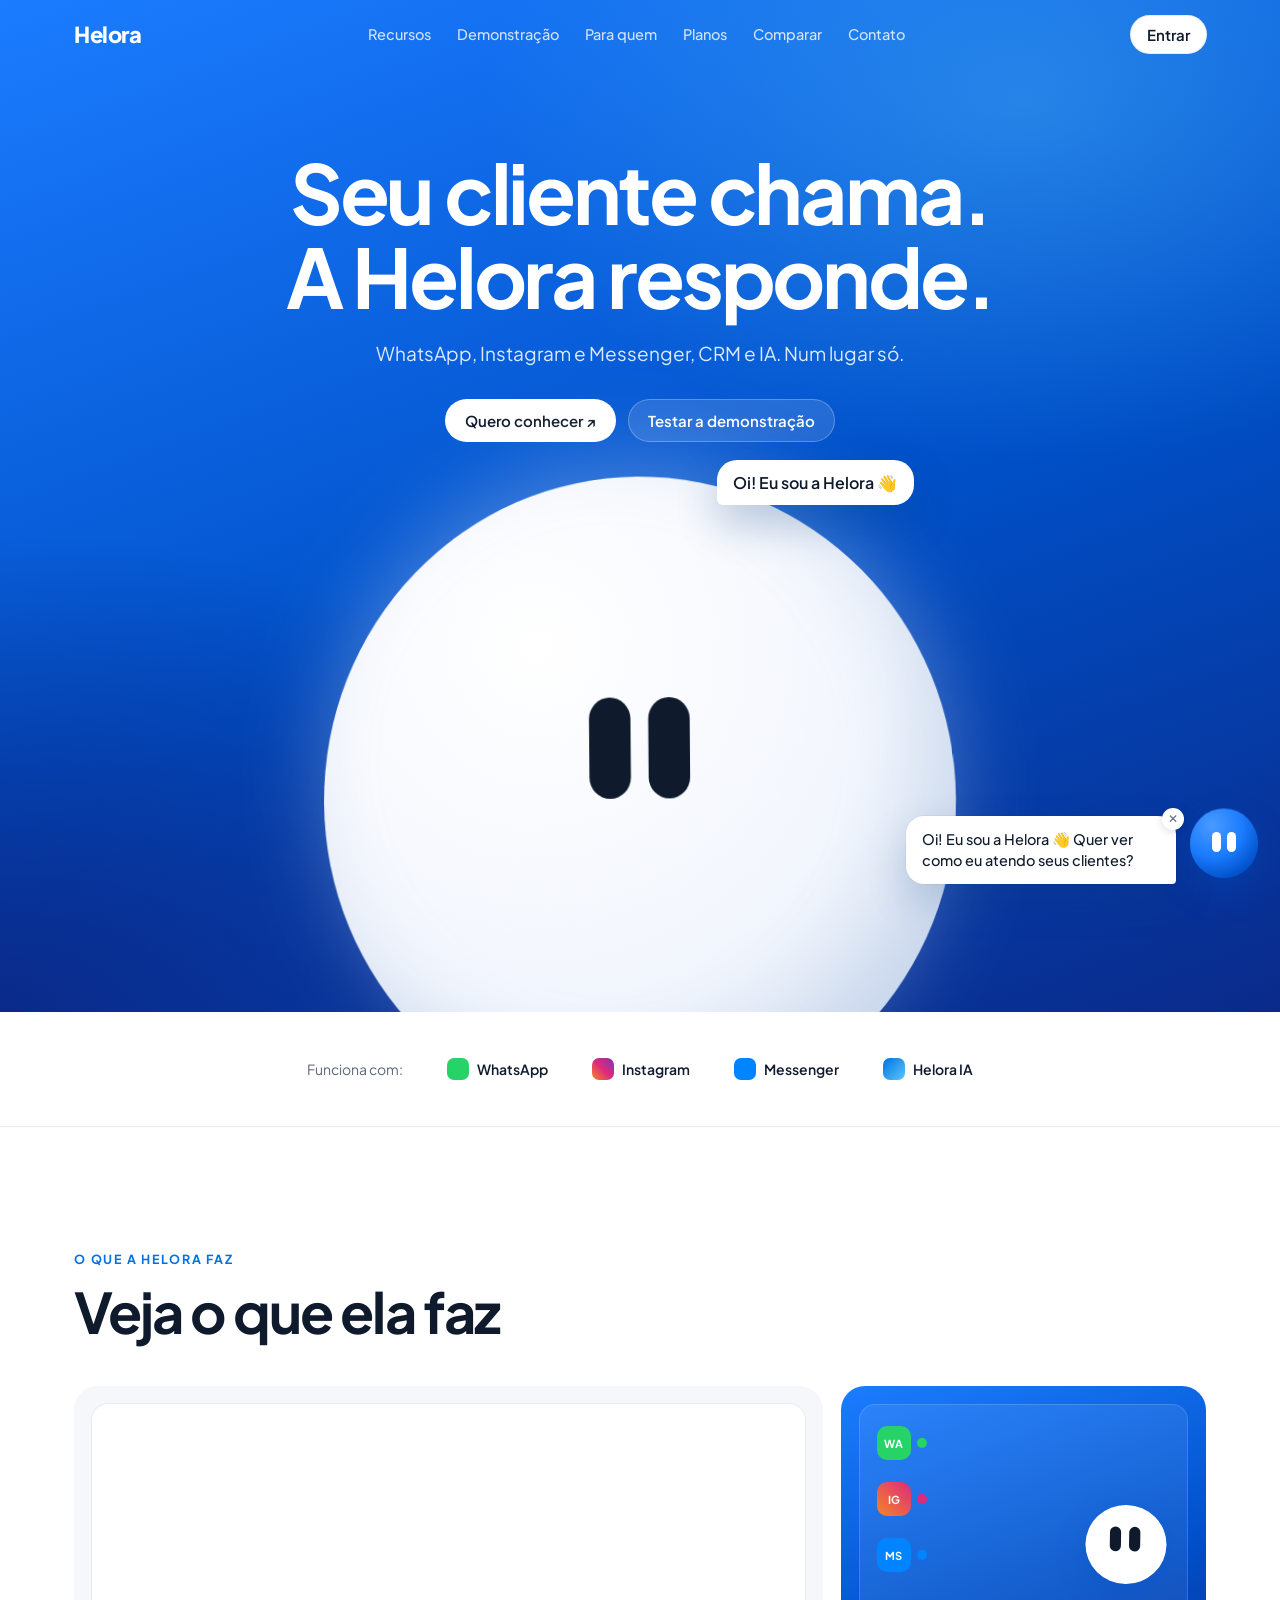
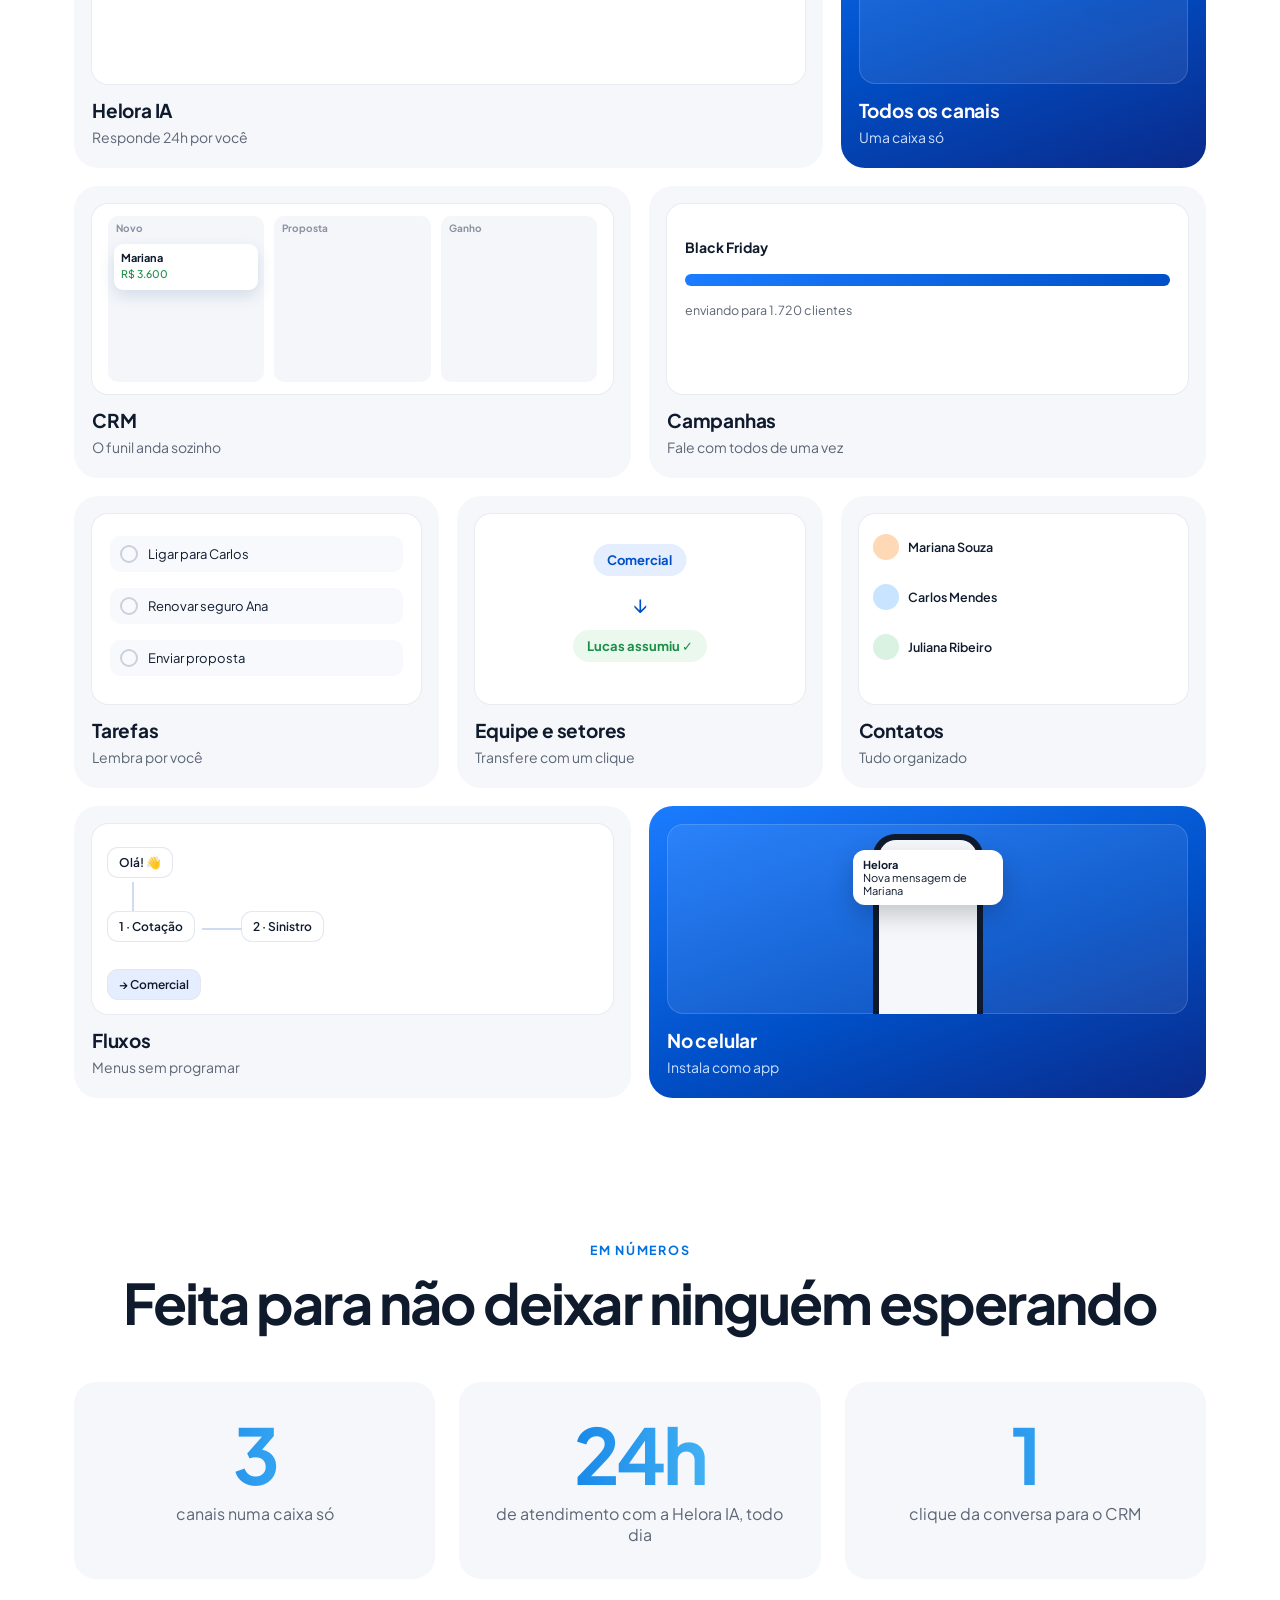
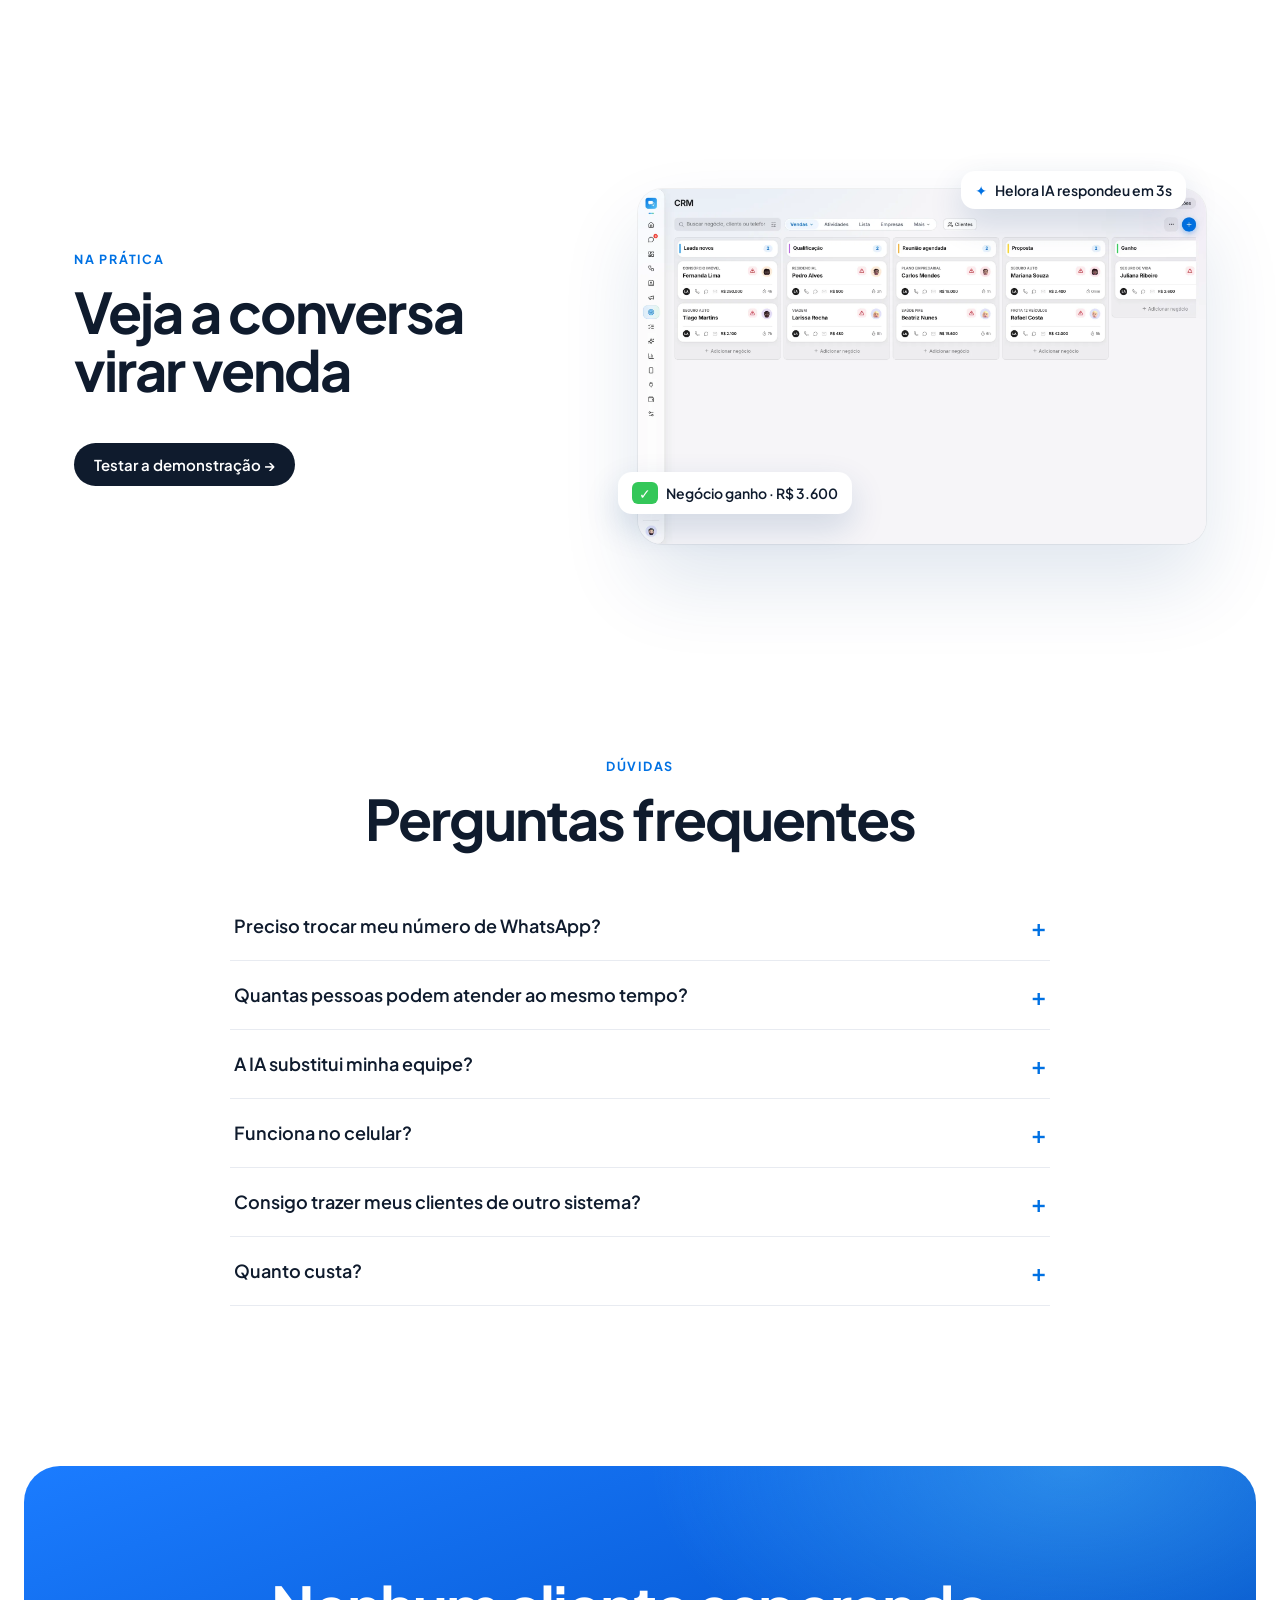
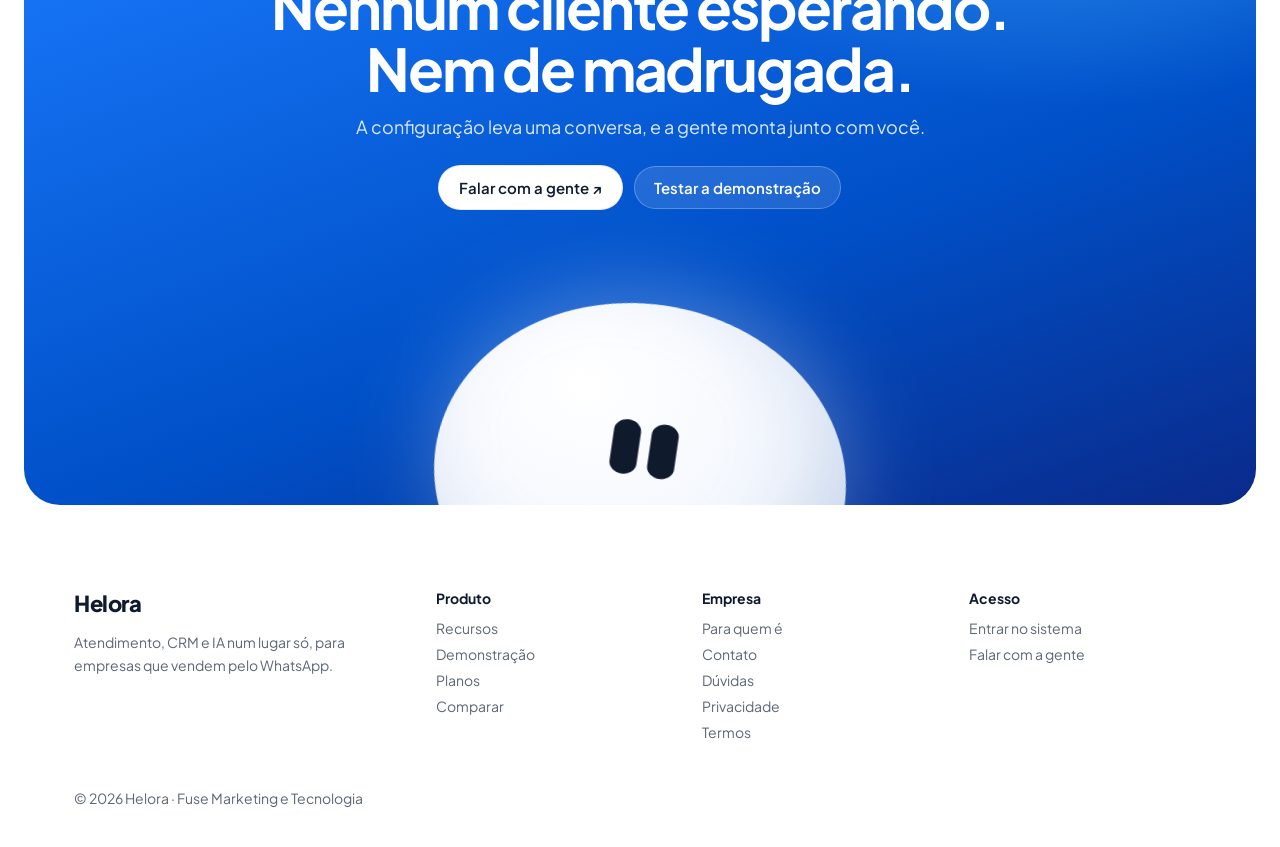
<file: index.html>
<!doctype html>
<html lang="pt-BR">
<head>
<meta charset="utf-8">
<meta name="viewport" content="width=device-width, initial-scale=1">
<title>Helora · Atendimento, CRM e IA em um só lugar</title>
<meta name="description" content="WhatsApp, Instagram e Messenger num só painel, CRM de vendas e uma IA que atende seus clientes 24h. Para empresas que vendem e atendem pelo WhatsApp.">
<link rel="canonical" href="https://heloracrm.com.br/">
<meta name="robots" content="index,follow,max-image-preview:large">
<meta name="theme-color" content="#0071e3">
<meta property="og:type" content="website"><meta property="og:url" content="https://heloracrm.com.br/"><meta property="og:site_name" content="Helora"><meta property="og:locale" content="pt_BR">
<meta property="og:title" content="Helora · Atendimento, CRM e IA em um só lugar"><meta property="og:description" content="WhatsApp, Instagram e Messenger num só painel, CRM de vendas e uma IA que atende seus clientes 24h. Para empresas que vendem e atendem pelo WhatsApp.">
<meta property="og:image" content="https://heloracrm.com.br/assets/og.jpg"><meta property="og:image:width" content="1200"><meta property="og:image:height" content="630">
<meta name="twitter:card" content="summary_large_image">
<link rel="icon" href="assets/favicon.png?v=5"><link rel="apple-touch-icon" href="assets/helora-icon.png">
<script type="application/ld+json">[{"@context": "https://schema.org", "@type": "Organization", "name": "Helora", "url": "https://heloracrm.com.br/", "logo": "https://heloracrm.com.br/assets/helora-icon.png"}, {"@context": "https://schema.org", "@type": "SoftwareApplication", "name": "Helora", "applicationCategory": "BusinessApplication", "operatingSystem": "Web, Android, iOS", "description": "Atendimento por WhatsApp, Instagram e Messenger, CRM de vendas e IA que atende 24h.", "url": "https://heloracrm.com.br/", "inLanguage": "pt-BR"}, {"@context": "https://schema.org", "@type": "FAQPage", "mainEntity": [{"@type": "Question", "name": "Preciso trocar meu número de WhatsApp?", "acceptedAnswer": {"@type": "Answer", "text": "Não. Você conecta o número que já usa, pela API oficial da Meta ou por QR Code, e a equipe toda atende pelo mesmo número."}}, {"@type": "Question", "name": "Quantas pessoas podem atender ao mesmo tempo?", "acceptedAnswer": {"@type": "Answer", "text": "Várias. Cada atendente tem seu acesso, as conversas são divididas por setor e dá para transferir com um clique."}}, {"@type": "Question", "name": "A IA substitui minha equipe?", "acceptedAnswer": {"@type": "Answer", "text": "Não. Ela faz o primeiro atendimento e as tarefas repetitivas. Quando o cliente precisa de um especialista, ela passa a conversa com o resumo pronto."}}, {"@type": "Question", "name": "Funciona no celular?", "acceptedAnswer": {"@type": "Answer", "text": "Sim. Funciona no navegador do computador e do celular e pode ser instalado na tela inicial como um aplicativo."}}, {"@type": "Question", "name": "Consigo trazer meus clientes de outro sistema?", "acceptedAnswer": {"@type": "Answer", "text": "Sim. Importamos sua lista de clientes e negócios por planilha, e ajudamos na migração."}}, {"@type": "Question", "name": "Quanto custa?", "acceptedAnswer": {"@type": "Answer", "text": "Temos planos para cada tamanho de empresa, com e sem CRM e IA. Fale com a gente e montamos a proposta certa para você."}}]}]</script>
<!-- MEDIÇÃO: cole os IDs abaixo e publique. Vazio = nada é carregado. -->
<script>
window.HELORA_GA4="";      // Google Analytics 4, ex.: G-XXXXXXXXXX
window.HELORA_PIXEL="";    // Pixel da Meta, ex.: 123456789012345
(function(){var g=window.HELORA_GA4,f=window.HELORA_PIXEL;
window.dataLayer=window.dataLayer||[];window.gtag=function(){dataLayer.push(arguments)};
if(g){var s=document.createElement("script");s.async=1;s.src="https://www.googletagmanager.com/gtag/js?id="+g;document.head.appendChild(s);gtag("js",new Date());gtag("config",g)}
if(f){!function(f,b,e,v,n,t,s){if(f.fbq)return;n=f.fbq=function(){n.callMethod?n.callMethod.apply(n,arguments):n.queue.push(arguments)};if(!f._fbq)f._fbq=n;n.push=n;n.loaded=!0;n.version="2.0";n.queue=[];t=b.createElement(e);t.async=!0;t.src=v;s=b.getElementsByTagName(e)[0];s.parentNode.insertBefore(t,s)}(window,document,"script","https://connect.facebook.net/en_US/fbevents.js");fbq("init",f);fbq("track","PageView")}
window.heloraTrack=function(ev,p){try{if(g)gtag("event",ev,p||{});if(f&&window.fbq){var m={generate_lead:"Lead",contact:"Contact",view_demo:"ViewContent"}[ev];m?fbq("track",m,p||{}):fbq("trackCustom",ev,p||{})}}catch(e){}};
document.addEventListener("click",function(e){var a=e.target.closest("a");if(!a)return;var h=a.getAttribute("href")||"";if(h=="#contato")heloraTrack("contact",{local:a.textContent.trim().slice(0,40)});else if(h=="#video")heloraTrack("view_demo");else if(h.indexOf("app1.")>-1)heloraTrack("login_click")});
})();
</script>
<link rel="preconnect" href="https://fonts.googleapis.com">
<link href="https://fonts.googleapis.com/css2?family=Plus+Jakarta+Sans:wght@400;500;600;700;800&display=swap" rel="stylesheet">
<link rel="stylesheet" href="assets/site.css?v=2">
<script src="assets/favicon-blink.js?v=3" defer></script>
</head>
<body>
<nav class="nav dark"><div class="w">
<a class="logo" href="index.html">Helora</a>
<button class="burger" aria-label="Menu">☰</button>
<ul><li><a href="recursos.html">Recursos</a></li><li><a href="demonstracao.html">Demonstração</a></li><li><a href="segmentos.html">Para quem</a></li><li><a href="planos.html">Planos</a></li><li><a href="comparar.html">Comparar</a></li><li><a href="contato.html">Contato</a></li></ul>
<a class="btn bw nb" href="https://app1.heloracrm.com.br">Entrar</a>
</div></nav>

<header class="hero">
<h1 class="rv">Seu cliente chama.<br>A Helora responde.</h1>
<p class="sub rv">WhatsApp, Instagram e Messenger, CRM e IA. Num lugar só.</p>
<div class="ctas rv"><a class="btn bw" href="contato.html">Quero conhecer ↗</a><a class="btn ghost" href="demonstracao.html">Testar a demonstração</a></div>
<div class="mwrap"><div class="mascot" data-orb="hero"><div class="say"></div><div class="orb-body" style="position:absolute;inset:0"><div class="ball"></div><div class="eyes"><i class="eye" data-eye="l"></i><i class="eye" data-eye="r"></i></div></div></div></div>
</header>
<div class="logos"><div class="w">Funciona com: <b><i style="background:#25D366"></i>WhatsApp</b><b><i style="background:linear-gradient(45deg,#F58529,#DD2A7B,#8134AF)"></i>Instagram</b><b><i style="background:#0084FF"></i>Messenger</b><b><i style="background:linear-gradient(135deg,#0071e3,#5ac8fa)"></i>Helora IA</b></div></div>

<section class="sec"><div class="w">
<span class="k rv">O que a Helora faz</span>
<h2 class="h2 rv">Veja o que ela faz</h2>
<div class="fx"><a class="rv s4 tall" href="recursos.html#ia"><div class="vis"><div class="v-b v-c" style="top:16px">Oi! Quanto custa o seguro?</div><div class="v-b v-h" style="top:62px;animation-delay:.6s"><b>✦ Helora IA</b>Me passa o modelo do carro?</div><div class="v-b v-c" style="top:112px;animation-delay:1.3s">Onix 2022 🚗</div><div class="v-b v-h" style="top:158px;animation-delay:2s"><b>✦ Helora IA</b>Achei 3 opções a partir de R$ 189/mês 😊</div><div class="v-b" style="top:226px;left:50%;transform:translateX(-50%);background:#eaf8ee;color:#1a8f45;font-weight:700;animation-delay:2.8s">✓ Negócio criado no CRM</div></div><h3>Helora IA</h3><small>Responde 24h por você</small></a><a class="rv s2 tall blue" href="recursos.html#canais"><div class="vis"><div class="v-ch" style="top:22px;background:#25D366">WA</div><div class="v-ch" style="top:78px;background:linear-gradient(45deg,#F58529,#DD2A7B)">IG</div><div class="v-ch" style="top:134px;background:#0084FF">MS</div><i class="v-dot" style="top:34px;background:#25D366"></i><i class="v-dot" style="top:90px;background:#DD2A7B;animation-delay:.8s"></i><i class="v-dot" style="top:146px;background:#0084FF;animation-delay:1.6s"></i><div class="v-orb" data-orb="mini"><i data-eye="l"></i><i data-eye="r"></i></div></div><h3>Todos os canais</h3><small>Uma caixa só</small></a><a class="rv s3" href="recursos.html#crm"><div class="vis"><div class="v-col" style="left:3%"><span>Novo</span></div><div class="v-col" style="left:35%"><span>Proposta</span></div><div class="v-col" style="left:67%"><span>Ganho</span></div><div class="v-card">Mariana<i>R$ 3.600</i></div></div><h3>CRM</h3><small>O funil anda sozinho</small></a><a class="rv s3" href="recursos.html#campanhas"><div class="vis"><div style="position:absolute;left:18px;top:34px;font-weight:700;font-size:14px">Black Friday</div><div class="v-bar" style="top:70px"><i></i></div><div style="position:absolute;left:18px;top:98px;color:#5d6676;font-size:12.5px">enviando para 1.720 clientes</div></div><h3>Campanhas</h3><small>Fale com todos de uma vez</small></a><a class="rv s2" href="recursos.html#tarefas"><div class="vis"><div class="v-task" style="top:22px"><em></em>Ligar para Carlos</div><div class="v-task" style="top:74px"><em style="animation-delay:1s"></em>Renovar seguro Ana</div><div class="v-task" style="top:126px"><em style="animation-delay:2s"></em>Enviar proposta</div></div><h3>Tarefas</h3><small>Lembra por você</small></a><a class="rv s2" href="recursos.html#equipe"><div class="vis"><div class="v-pill" style="top:30px;background:#e4eeff;color:#0050c8">Comercial</div><div style="position:absolute;left:0;right:0;text-align:center;top:76px;font-size:22px;color:#0050c8">↓</div><div class="v-pill" style="top:116px;background:#eaf8ee;color:#1a8f45">Lucas assumiu ✓</div></div><h3>Equipe e setores</h3><small>Transfere com um clique</small></a><a class="rv s2" href="recursos.html#contatos"><div class="vis"><div class="v-row" style="top:20px"><i class="av" style="background:#ffd8b5"></i>Mariana Souza<span class="v-tag" style="background:#e4eeff;color:#0050c8">Cliente</span></div><div class="v-row" style="top:70px"><i class="av" style="background:#c9e4ff"></i>Carlos Mendes<span class="v-tag" style="background:#fff2d6;color:#b07800;animation-delay:.6s">VIP</span></div><div class="v-row" style="top:120px"><i class="av" style="background:#d9f2e2"></i>Juliana Ribeiro<span class="v-tag" style="background:#eaf8ee;color:#1a8f45;animation-delay:1.2s">Renovação</span></div></div><h3>Contatos</h3><small>Tudo organizado</small></a><a class="rv s3" href="recursos.html#fluxos"><div class="vis"><div class="v-node" style="left:16px;top:24px">Olá! 👋</div><div class="v-line" style="left:40px;top:58px;width:2px;height:30px"></div><div class="v-node" style="left:16px;top:88px">1 · Cotação</div><div class="v-node" style="left:150px;top:88px">2 · Sinistro</div><div class="v-line" style="left:110px;top:104px;width:40px"></div><div class="v-node" style="left:16px;top:146px;background:#e4eeff">→ Comercial</div></div><h3>Fluxos</h3><small>Menus sem programar</small></a><a class="rv s3 blue" href="recursos.html#celular"><div class="vis"><div class="v-ph"><div></div></div><div class="v-nt"><b>Helora</b><br>Nova mensagem de Mariana</div></div><h3>No celular</h3><small>Instala como app</small></a></div>
</div></section>

<section class="sec" style="padding-top:20px"><div class="w center">
<span class="k rv">Em números</span><h2 class="h2 rv">Feita para não deixar ninguém esperando</h2>
<div class="stats">
<div class="stat rv"><b class="grad" data-count="3">0</b><span>canais numa caixa só</span></div>
<div class="stat rv"><b class="grad" data-count="24" data-suf="h">0</b><span>de atendimento com a Helora IA, todo dia</span></div>
<div class="stat rv"><b class="grad" data-count="1">0</b><span>clique da conversa para o CRM</span></div>
</div></div></section>

<section class="sec" style="padding-top:20px"><div class="w">
<div class="split"><div class="txt rv"><span class="k">Na prática</span><h2 class="h2">Veja a conversa<br>virar venda</h2><a class="btn bp" style="margin-top:26px" href="demonstracao.html">Testar a demonstração →</a></div>
<div class="rv" style="position:relative"><div class="frame"><img src="assets/shot-crm.webp" alt="CRM da Helora" loading="lazy" width="1960" height="1225"></div><div class="chip" style="left:-20px;bottom:30px"><span style="background:#34c759;color:#fff;border-radius:6px;padding:2px 7px">✓</span>Negócio ganho · R$ 3.600</div><div class="chip" style="right:20px;top:-18px;animation-delay:1.5s"><span style="color:#0071e3">✦</span>Helora IA respondeu em 3s</div></div></div>
</div></section>

<section class="sec" id="duvidas" style="padding-top:20px"><div class="w center"><span class="k rv">Dúvidas</span><h2 class="h2 rv">Perguntas frequentes</h2><div class="faq rv" style="text-align:left"><details><summary>Preciso trocar meu número de WhatsApp?</summary><p>Não. Você conecta o número que já usa, pela API oficial da Meta ou por QR Code, e a equipe toda atende pelo mesmo número.</p></details><details><summary>Quantas pessoas podem atender ao mesmo tempo?</summary><p>Várias. Cada atendente tem seu acesso, as conversas são divididas por setor e dá para transferir com um clique.</p></details><details><summary>A IA substitui minha equipe?</summary><p>Não. Ela faz o primeiro atendimento e as tarefas repetitivas. Quando o cliente precisa de um especialista, ela passa a conversa com o resumo pronto.</p></details><details><summary>Funciona no celular?</summary><p>Sim. Funciona no navegador do computador e do celular e pode ser instalado na tela inicial como um aplicativo.</p></details><details><summary>Consigo trazer meus clientes de outro sistema?</summary><p>Sim. Importamos sua lista de clientes e negócios por planilha, e ajudamos na migração.</p></details><details><summary>Quanto custa?</summary><p>Temos planos para cada tamanho de empresa, com e sem CRM e IA. Veja os planos ou fale com a gente para montar a proposta certa.</p></details></div></div></section>
<section class="final rv"><h2>Nenhum cliente esperando.<br>Nem de madrugada.</h2><p>A configuração leva uma conversa, e a gente monta junto com você.</p><div class="ctas" style="display:flex;gap:12px;justify-content:center;flex-wrap:wrap"><a class="btn bw" href="contato.html">Falar com a gente ↗</a><a class="btn ghost" href="demonstracao.html">Testar a demonstração</a></div><div class="mwrap"><div class="mascot" data-orb="end"><div class="orb-body" style="position:absolute;inset:0"><div class="ball"></div><div class="eyes"><i class="eye" data-eye="l"></i><i class="eye" data-eye="r"></i></div></div></div></div></section>

<footer><div class="w">
<div><div class="logo">Helora</div><p style="max-width:280px;line-height:1.6">Atendimento, CRM e IA num lugar só, para empresas que vendem pelo WhatsApp.</p></div>
<div><b>Produto</b><a href="recursos.html">Recursos</a><a href="demonstracao.html">Demonstração</a><a href="planos.html">Planos</a><a href="comparar.html">Comparar</a></div>
<div><b>Empresa</b><a href="segmentos.html">Para quem é</a><a href="contato.html">Contato</a><a href="index.html#duvidas">Dúvidas</a><a href="privacidade.html">Privacidade</a><a href="termos.html">Termos</a></div>
<div><b>Acesso</b><a href="https://app1.heloracrm.com.br">Entrar no sistema</a><a href="contato.html">Falar com a gente</a></div>
</div><div class="w" style="display:block;margin-top:40px">© <span id="y"></span> Helora · Fuse Marketing e Tecnologia</div></footer>
<script src="assets/mascot.js?v=1" defer></script>
<script src="assets/site.js?v=3" defer></script>
<script src="assets/helora-chat.js?v=4" defer></script>
</body></html>
</file>
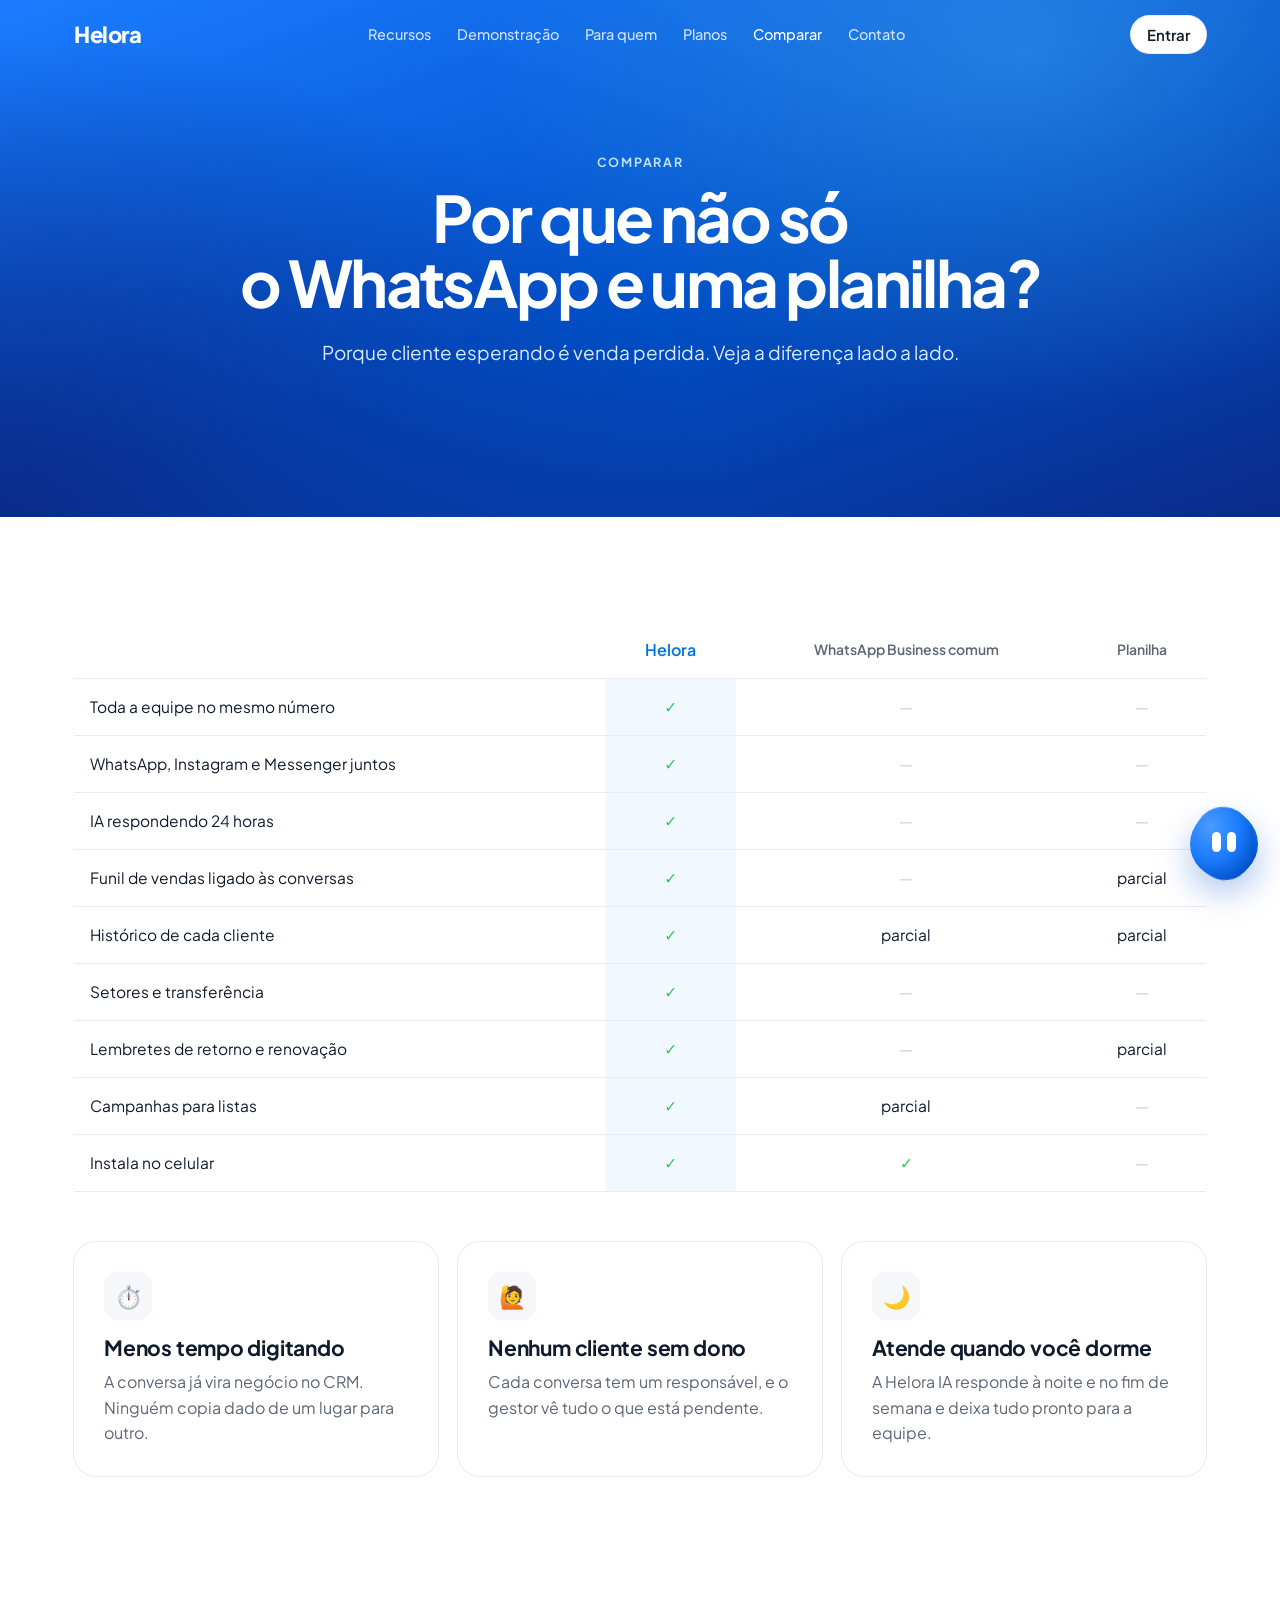
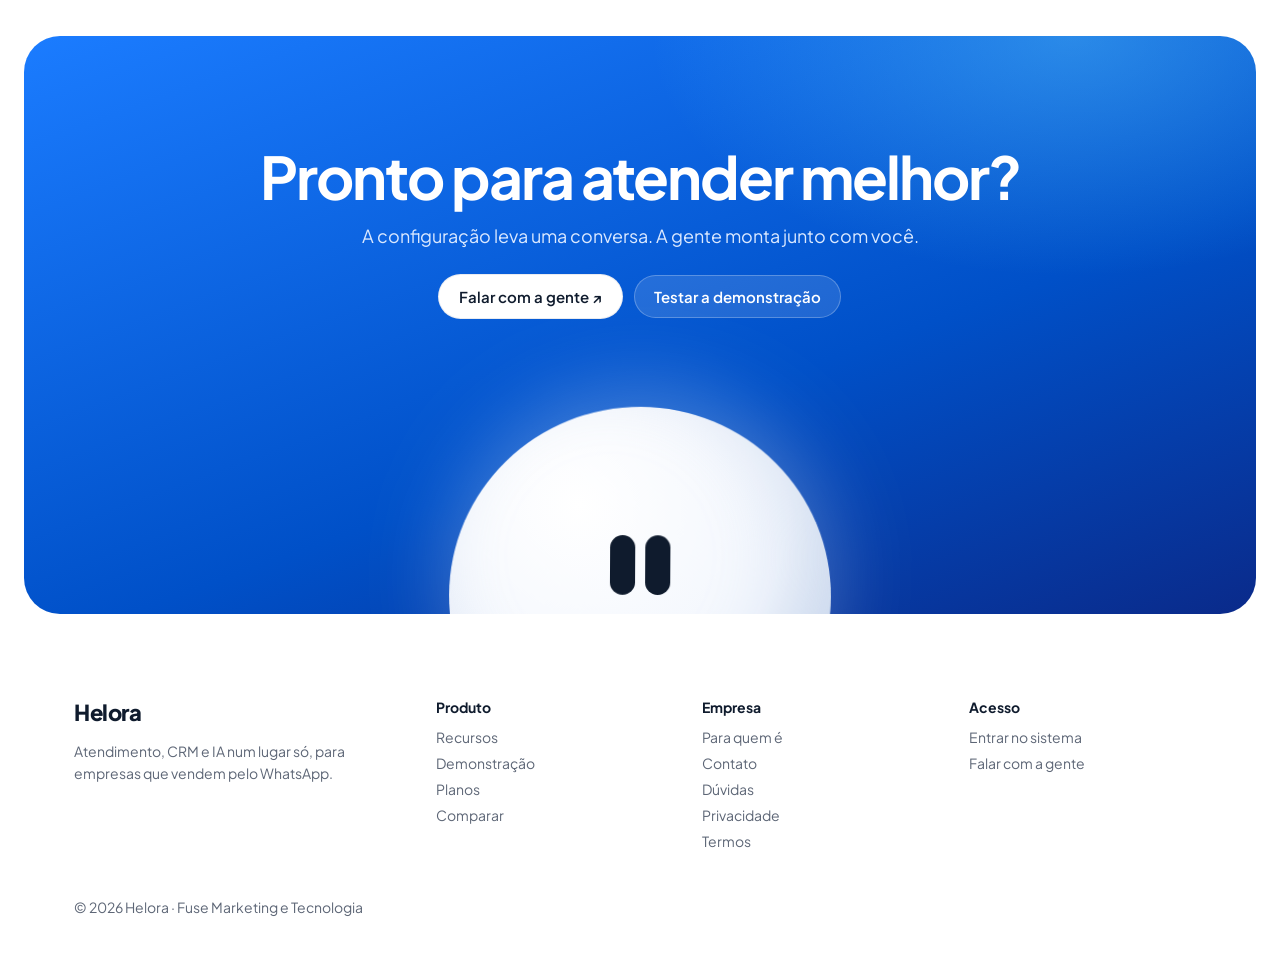
<file: comparar.html>
<!doctype html>
<html lang="pt-BR">
<head>
<meta charset="utf-8">
<meta name="viewport" content="width=device-width, initial-scale=1">
<title>Comparar · Helora</title>
<meta name="description" content="Helora comparada ao WhatsApp Business comum e a planilhas.">
<link rel="canonical" href="https://heloracrm.com.br/comparar.html">
<meta name="robots" content="index,follow,max-image-preview:large">
<meta name="theme-color" content="#0071e3">
<meta property="og:type" content="website"><meta property="og:url" content="https://heloracrm.com.br/comparar.html"><meta property="og:site_name" content="Helora"><meta property="og:locale" content="pt_BR">
<meta property="og:title" content="Comparar · Helora"><meta property="og:description" content="Helora comparada ao WhatsApp Business comum e a planilhas.">
<meta property="og:image" content="https://heloracrm.com.br/assets/og.jpg"><meta property="og:image:width" content="1200"><meta property="og:image:height" content="630">
<meta name="twitter:card" content="summary_large_image">
<link rel="icon" href="assets/favicon.png?v=5"><link rel="apple-touch-icon" href="assets/helora-icon.png">

<!-- MEDIÇÃO: cole os IDs abaixo e publique. Vazio = nada é carregado. -->
<script>
window.HELORA_GA4="";      // Google Analytics 4, ex.: G-XXXXXXXXXX
window.HELORA_PIXEL="";    // Pixel da Meta, ex.: 123456789012345
(function(){var g=window.HELORA_GA4,f=window.HELORA_PIXEL;
window.dataLayer=window.dataLayer||[];window.gtag=function(){dataLayer.push(arguments)};
if(g){var s=document.createElement("script");s.async=1;s.src="https://www.googletagmanager.com/gtag/js?id="+g;document.head.appendChild(s);gtag("js",new Date());gtag("config",g)}
if(f){!function(f,b,e,v,n,t,s){if(f.fbq)return;n=f.fbq=function(){n.callMethod?n.callMethod.apply(n,arguments):n.queue.push(arguments)};if(!f._fbq)f._fbq=n;n.push=n;n.loaded=!0;n.version="2.0";n.queue=[];t=b.createElement(e);t.async=!0;t.src=v;s=b.getElementsByTagName(e)[0];s.parentNode.insertBefore(t,s)}(window,document,"script","https://connect.facebook.net/en_US/fbevents.js");fbq("init",f);fbq("track","PageView")}
window.heloraTrack=function(ev,p){try{if(g)gtag("event",ev,p||{});if(f&&window.fbq){var m={generate_lead:"Lead",contact:"Contact",view_demo:"ViewContent"}[ev];m?fbq("track",m,p||{}):fbq("trackCustom",ev,p||{})}}catch(e){}};
document.addEventListener("click",function(e){var a=e.target.closest("a");if(!a)return;var h=a.getAttribute("href")||"";if(h=="#contato")heloraTrack("contact",{local:a.textContent.trim().slice(0,40)});else if(h=="#video")heloraTrack("view_demo");else if(h.indexOf("app1.")>-1)heloraTrack("login_click")});
})();
</script>
<link rel="preconnect" href="https://fonts.googleapis.com">
<link href="https://fonts.googleapis.com/css2?family=Plus+Jakarta+Sans:wght@400;500;600;700;800&display=swap" rel="stylesheet">
<link rel="stylesheet" href="assets/site.css?v=2">
<script src="assets/favicon-blink.js?v=3" defer></script>
</head>
<body>
<nav class="nav dark"><div class="w">
<a class="logo" href="index.html">Helora</a>
<button class="burger" aria-label="Menu">☰</button>
<ul><li><a href="recursos.html">Recursos</a></li><li><a href="demonstracao.html">Demonstração</a></li><li><a href="segmentos.html">Para quem</a></li><li><a href="planos.html">Planos</a></li><li><a href="comparar.html">Comparar</a></li><li><a href="contato.html">Contato</a></li></ul>
<a class="btn bw nb" href="https://app1.heloracrm.com.br">Entrar</a>
</div></nav>

<header class="hero page-hero"><span class="k rv" style="color:#bfe0ff">Comparar</span><h1 class="rv" style="margin-top:14px">Por que não só<br>o WhatsApp e uma planilha?</h1><p class="sub rv">Porque cliente esperando é venda perdida. Veja a diferença lado a lado.</p></header>
<section class="sec" style="padding-top:60px"><div class="w"><div class="tw rv"><table class="cmp"><thead><tr><th></th><th class="us">Helora</th><th>WhatsApp Business comum</th><th>Planilha</th></tr></thead><tbody><tr><td>Toda a equipe no mesmo número</td><td class="us"><span class="y">✓</span></td><td><span class="n">—</span></td><td><span class="n">—</span></td></tr><tr><td>WhatsApp, Instagram e Messenger juntos</td><td class="us"><span class="y">✓</span></td><td><span class="n">—</span></td><td><span class="n">—</span></td></tr><tr><td>IA respondendo 24 horas</td><td class="us"><span class="y">✓</span></td><td><span class="n">—</span></td><td><span class="n">—</span></td></tr><tr><td>Funil de vendas ligado às conversas</td><td class="us"><span class="y">✓</span></td><td><span class="n">—</span></td><td>parcial</td></tr><tr><td>Histórico de cada cliente</td><td class="us"><span class="y">✓</span></td><td>parcial</td><td>parcial</td></tr><tr><td>Setores e transferência</td><td class="us"><span class="y">✓</span></td><td><span class="n">—</span></td><td><span class="n">—</span></td></tr><tr><td>Lembretes de retorno e renovação</td><td class="us"><span class="y">✓</span></td><td><span class="n">—</span></td><td>parcial</td></tr><tr><td>Campanhas para listas</td><td class="us"><span class="y">✓</span></td><td>parcial</td><td><span class="n">—</span></td></tr><tr><td>Instala no celular</td><td class="us"><span class="y">✓</span></td><td><span class="y">✓</span></td><td><span class="n">—</span></td></tr></tbody></table></div>
<div class="cards"><div class="card rv"><div class="ic">⏱️</div><h3>Menos tempo digitando</h3><p>A conversa já vira negócio no CRM. Ninguém copia dado de um lugar para outro.</p></div><div class="card rv"><div class="ic">🙋</div><h3>Nenhum cliente sem dono</h3><p>Cada conversa tem um responsável, e o gestor vê tudo o que está pendente.</p></div><div class="card rv"><div class="ic">🌙</div><h3>Atende quando você dorme</h3><p>A Helora IA responde à noite e no fim de semana e deixa tudo pronto para a equipe.</p></div></div>
</div></section><section class="final rv"><h2>Pronto para atender melhor?</h2><p>A configuração leva uma conversa. A gente monta junto com você.</p><div class="ctas" style="display:flex;gap:12px;justify-content:center;flex-wrap:wrap"><a class="btn bw" href="contato.html">Falar com a gente ↗</a><a class="btn ghost" href="demonstracao.html">Testar a demonstração</a></div><div class="mwrap"><div class="mascot" data-orb="end"><div class="orb-body" style="position:absolute;inset:0"><div class="ball"></div><div class="eyes"><i class="eye" data-eye="l"></i><i class="eye" data-eye="r"></i></div></div></div></div></section>
<footer><div class="w">
<div><div class="logo">Helora</div><p style="max-width:280px;line-height:1.6">Atendimento, CRM e IA num lugar só, para empresas que vendem pelo WhatsApp.</p></div>
<div><b>Produto</b><a href="recursos.html">Recursos</a><a href="demonstracao.html">Demonstração</a><a href="planos.html">Planos</a><a href="comparar.html">Comparar</a></div>
<div><b>Empresa</b><a href="segmentos.html">Para quem é</a><a href="contato.html">Contato</a><a href="index.html#duvidas">Dúvidas</a><a href="privacidade.html">Privacidade</a><a href="termos.html">Termos</a></div>
<div><b>Acesso</b><a href="https://app1.heloracrm.com.br">Entrar no sistema</a><a href="contato.html">Falar com a gente</a></div>
</div><div class="w" style="display:block;margin-top:40px">© <span id="y"></span> Helora · Fuse Marketing e Tecnologia</div></footer>
<script src="assets/mascot.js?v=1" defer></script>
<script src="assets/site.js?v=3" defer></script>
<script src="assets/helora-chat.js?v=4" defer></script>
</body></html>
</file>
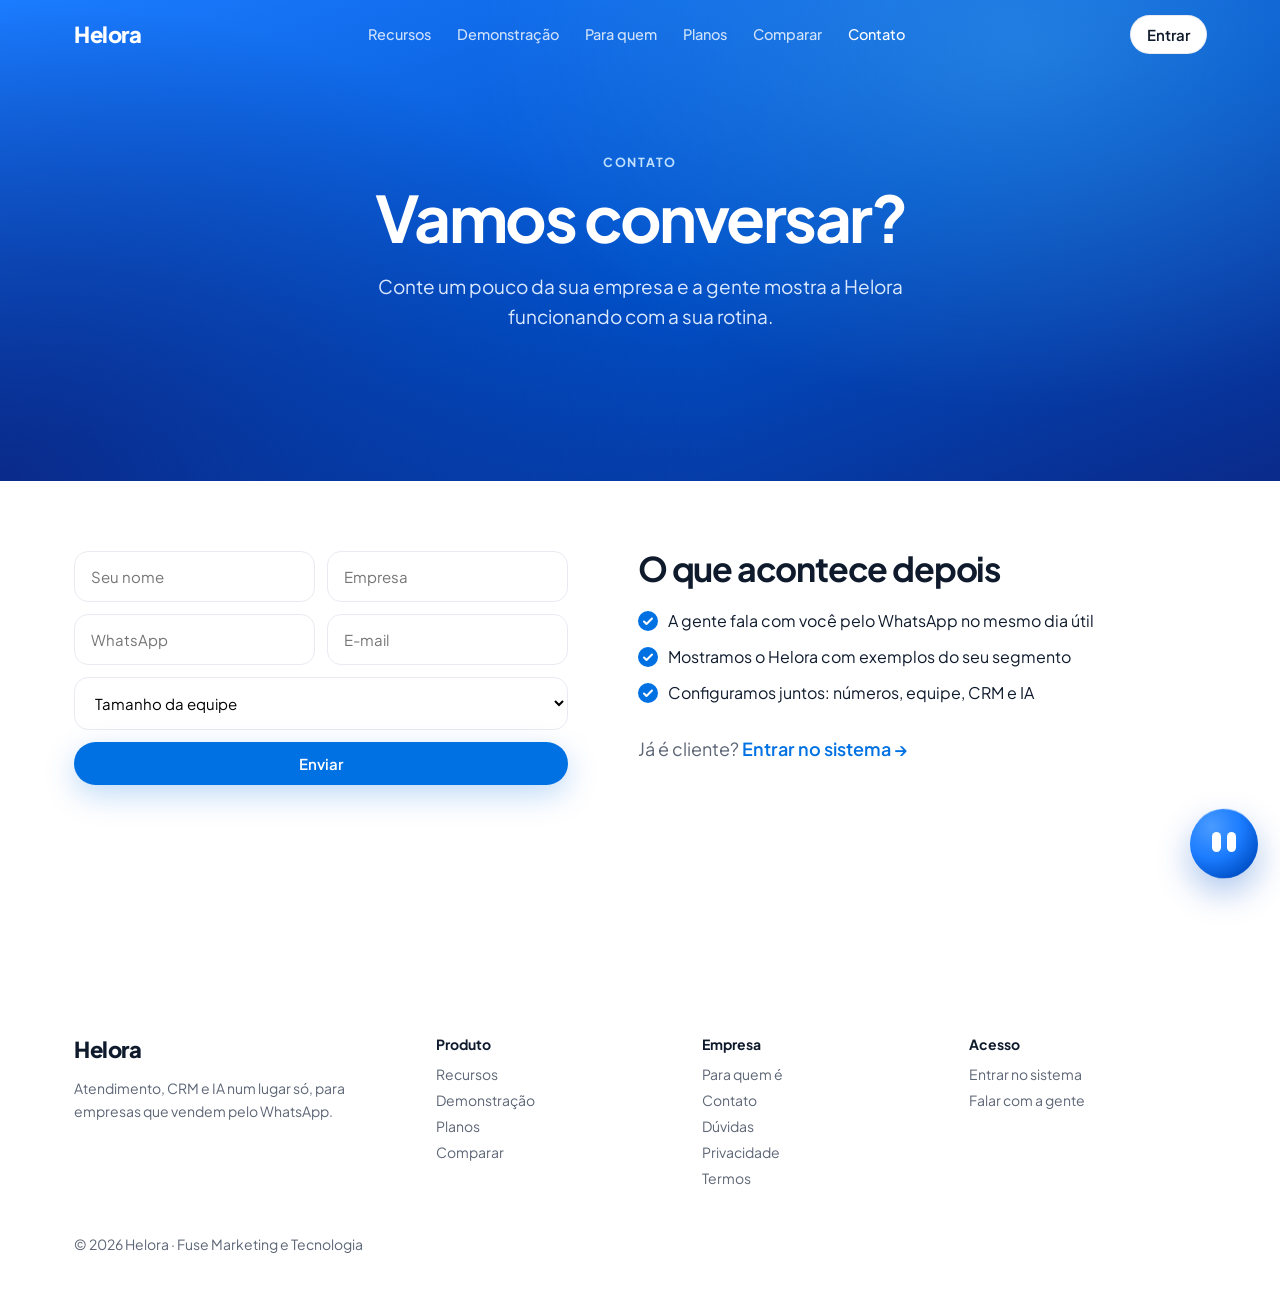
<file: contato.html>
<!doctype html>
<html lang="pt-BR">
<head>
<meta charset="utf-8">
<meta name="viewport" content="width=device-width, initial-scale=1">
<title>Contato · Helora</title>
<meta name="description" content="Fale com a equipe Helora e veja o sistema funcionando com a rotina da sua empresa.">
<link rel="canonical" href="https://heloracrm.com.br/contato.html">
<meta name="robots" content="index,follow,max-image-preview:large">
<meta name="theme-color" content="#0071e3">
<meta property="og:type" content="website"><meta property="og:url" content="https://heloracrm.com.br/contato.html"><meta property="og:site_name" content="Helora"><meta property="og:locale" content="pt_BR">
<meta property="og:title" content="Contato · Helora"><meta property="og:description" content="Fale com a equipe Helora e veja o sistema funcionando com a rotina da sua empresa.">
<meta property="og:image" content="https://heloracrm.com.br/assets/og.jpg"><meta property="og:image:width" content="1200"><meta property="og:image:height" content="630">
<meta name="twitter:card" content="summary_large_image">
<link rel="icon" href="assets/favicon.png?v=5"><link rel="apple-touch-icon" href="assets/helora-icon.png">

<!-- MEDIÇÃO: cole os IDs abaixo e publique. Vazio = nada é carregado. -->
<script>
window.HELORA_GA4="";      // Google Analytics 4, ex.: G-XXXXXXXXXX
window.HELORA_PIXEL="";    // Pixel da Meta, ex.: 123456789012345
(function(){var g=window.HELORA_GA4,f=window.HELORA_PIXEL;
window.dataLayer=window.dataLayer||[];window.gtag=function(){dataLayer.push(arguments)};
if(g){var s=document.createElement("script");s.async=1;s.src="https://www.googletagmanager.com/gtag/js?id="+g;document.head.appendChild(s);gtag("js",new Date());gtag("config",g)}
if(f){!function(f,b,e,v,n,t,s){if(f.fbq)return;n=f.fbq=function(){n.callMethod?n.callMethod.apply(n,arguments):n.queue.push(arguments)};if(!f._fbq)f._fbq=n;n.push=n;n.loaded=!0;n.version="2.0";n.queue=[];t=b.createElement(e);t.async=!0;t.src=v;s=b.getElementsByTagName(e)[0];s.parentNode.insertBefore(t,s)}(window,document,"script","https://connect.facebook.net/en_US/fbevents.js");fbq("init",f);fbq("track","PageView")}
window.heloraTrack=function(ev,p){try{if(g)gtag("event",ev,p||{});if(f&&window.fbq){var m={generate_lead:"Lead",contact:"Contact",view_demo:"ViewContent"}[ev];m?fbq("track",m,p||{}):fbq("trackCustom",ev,p||{})}}catch(e){}};
document.addEventListener("click",function(e){var a=e.target.closest("a");if(!a)return;var h=a.getAttribute("href")||"";if(h=="#contato")heloraTrack("contact",{local:a.textContent.trim().slice(0,40)});else if(h=="#video")heloraTrack("view_demo");else if(h.indexOf("app1.")>-1)heloraTrack("login_click")});
})();
</script>
<link rel="preconnect" href="https://fonts.googleapis.com">
<link href="https://fonts.googleapis.com/css2?family=Plus+Jakarta+Sans:wght@400;500;600;700;800&display=swap" rel="stylesheet">
<link rel="stylesheet" href="assets/site.css?v=2">
<script src="assets/favicon-blink.js?v=3" defer></script>
</head>
<body>
<nav class="nav dark"><div class="w">
<a class="logo" href="index.html">Helora</a>
<button class="burger" aria-label="Menu">☰</button>
<ul><li><a href="recursos.html">Recursos</a></li><li><a href="demonstracao.html">Demonstração</a></li><li><a href="segmentos.html">Para quem</a></li><li><a href="planos.html">Planos</a></li><li><a href="comparar.html">Comparar</a></li><li><a href="contato.html">Contato</a></li></ul>
<a class="btn bw nb" href="https://app1.heloracrm.com.br">Entrar</a>
</div></nav>

<header class="hero page-hero"><span class="k rv" style="color:#bfe0ff">Contato</span><h1 class="rv" style="margin-top:14px">Vamos conversar?</h1><p class="sub rv">Conte um pouco da sua empresa e a gente mostra a Helora funcionando com a sua rotina.</p></header>
<section class="sec" style="padding-top:70px"><div class="w"><div class="split" style="padding-top:0;align-items:start">
<form class="lf rv" id="lead" novalidate>
<div class="two"><input name="nome" placeholder="Seu nome" autocomplete="name"><input name="empresa" placeholder="Empresa" autocomplete="organization"></div>
<div class="two"><input name="whatsapp" placeholder="WhatsApp" inputmode="tel" autocomplete="tel"><input name="email" type="email" placeholder="E-mail" autocomplete="email"></div>
<select name="equipe"><option value="">Tamanho da equipe</option><option>Só eu</option><option>2 a 5 pessoas</option><option>6 a 15 pessoas</option><option>Mais de 15</option></select>
<input name="site" tabindex="-1" autocomplete="off" style="position:absolute;left:-9999px" aria-hidden="true">
<p class="err" id="err"></p><button class="btn bb" type="submit" style="justify-content:center">Enviar</button>
<div class="ok" id="ok"><b>Recebemos seus dados!</b><br>Em breve a equipe Helora fala com você.</div></form>
<div class="txt rv"><h2 class="h2" style="font-size:34px;margin-top:0">O que acontece depois</h2><ul><li>A gente fala com você pelo WhatsApp no mesmo dia útil</li><li>Mostramos o Helora com exemplos do seu segmento</li><li>Configuramos juntos: números, equipe, CRM e IA</li></ul><p class="lead" style="margin-top:30px">Já é cliente? <a href="https://app1.heloracrm.com.br" style="color:#0071e3;font-weight:600">Entrar no sistema →</a></p></div>
</div></div></section>
<footer><div class="w">
<div><div class="logo">Helora</div><p style="max-width:280px;line-height:1.6">Atendimento, CRM e IA num lugar só, para empresas que vendem pelo WhatsApp.</p></div>
<div><b>Produto</b><a href="recursos.html">Recursos</a><a href="demonstracao.html">Demonstração</a><a href="planos.html">Planos</a><a href="comparar.html">Comparar</a></div>
<div><b>Empresa</b><a href="segmentos.html">Para quem é</a><a href="contato.html">Contato</a><a href="index.html#duvidas">Dúvidas</a><a href="privacidade.html">Privacidade</a><a href="termos.html">Termos</a></div>
<div><b>Acesso</b><a href="https://app1.heloracrm.com.br">Entrar no sistema</a><a href="contato.html">Falar com a gente</a></div>
</div><div class="w" style="display:block;margin-top:40px">© <span id="y"></span> Helora · Fuse Marketing e Tecnologia</div></footer>
<script src="assets/mascot.js?v=1" defer></script>
<script src="assets/site.js?v=3" defer></script>
<script src="assets/helora-chat.js?v=4" defer></script>
</body></html>
</file>
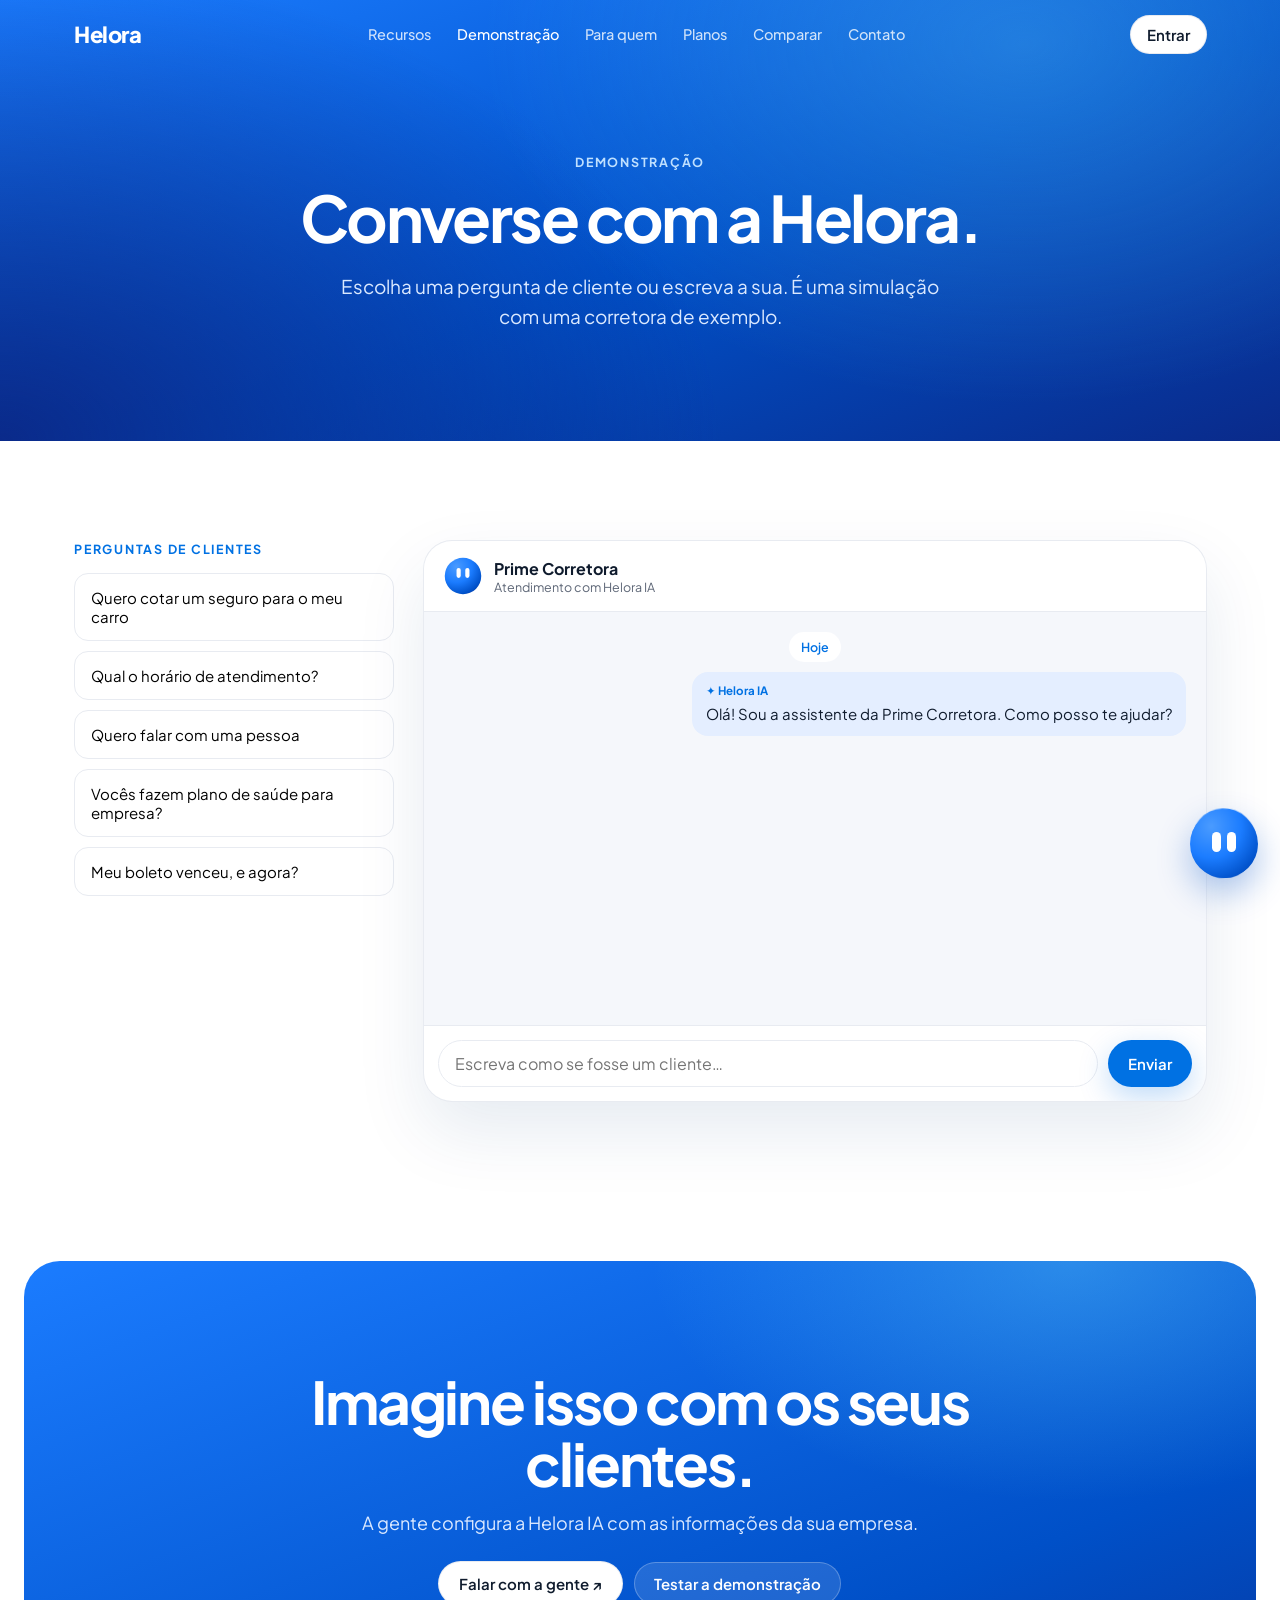
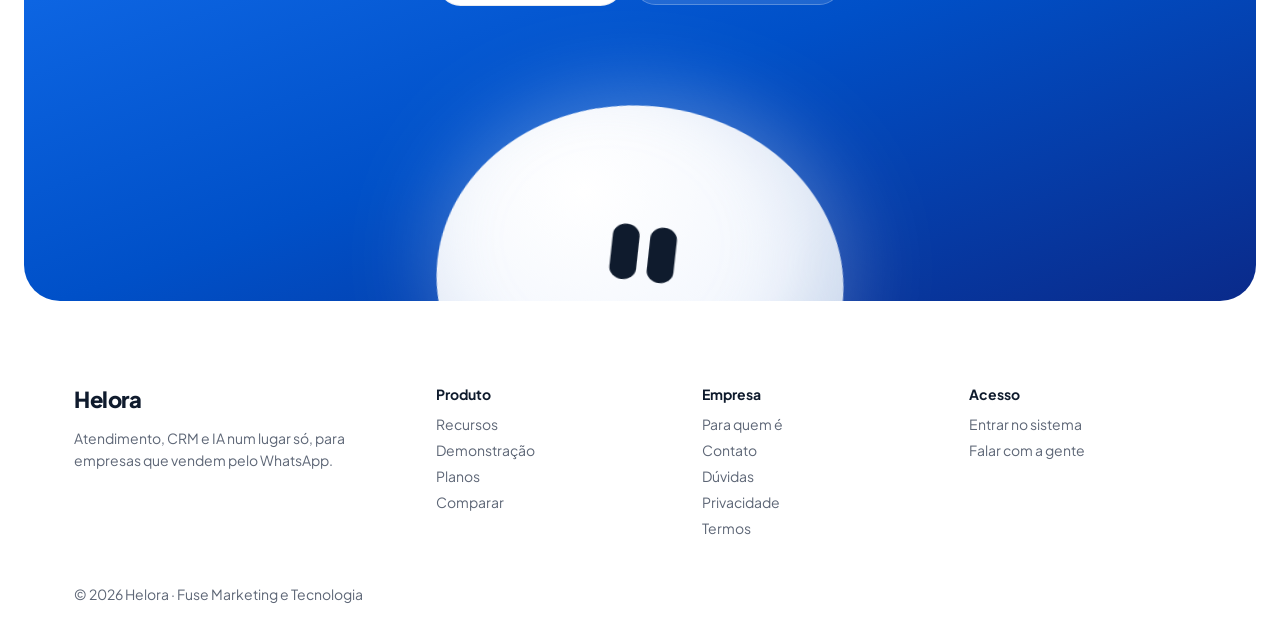
<file: demonstracao.html>
<!doctype html>
<html lang="pt-BR">
<head>
<meta charset="utf-8">
<meta name="viewport" content="width=device-width, initial-scale=1">
<title>Demonstração · Helora</title>
<meta name="description" content="Converse com a Helora IA e veja como ela atende seus clientes.">
<link rel="canonical" href="https://heloracrm.com.br/demonstracao.html">
<meta name="robots" content="index,follow,max-image-preview:large">
<meta name="theme-color" content="#0071e3">
<meta property="og:type" content="website"><meta property="og:url" content="https://heloracrm.com.br/demonstracao.html"><meta property="og:site_name" content="Helora"><meta property="og:locale" content="pt_BR">
<meta property="og:title" content="Demonstração · Helora"><meta property="og:description" content="Converse com a Helora IA e veja como ela atende seus clientes.">
<meta property="og:image" content="https://heloracrm.com.br/assets/og.jpg"><meta property="og:image:width" content="1200"><meta property="og:image:height" content="630">
<meta name="twitter:card" content="summary_large_image">
<link rel="icon" href="assets/favicon.png?v=5"><link rel="apple-touch-icon" href="assets/helora-icon.png">

<!-- MEDIÇÃO: cole os IDs abaixo e publique. Vazio = nada é carregado. -->
<script>
window.HELORA_GA4="";      // Google Analytics 4, ex.: G-XXXXXXXXXX
window.HELORA_PIXEL="";    // Pixel da Meta, ex.: 123456789012345
(function(){var g=window.HELORA_GA4,f=window.HELORA_PIXEL;
window.dataLayer=window.dataLayer||[];window.gtag=function(){dataLayer.push(arguments)};
if(g){var s=document.createElement("script");s.async=1;s.src="https://www.googletagmanager.com/gtag/js?id="+g;document.head.appendChild(s);gtag("js",new Date());gtag("config",g)}
if(f){!function(f,b,e,v,n,t,s){if(f.fbq)return;n=f.fbq=function(){n.callMethod?n.callMethod.apply(n,arguments):n.queue.push(arguments)};if(!f._fbq)f._fbq=n;n.push=n;n.loaded=!0;n.version="2.0";n.queue=[];t=b.createElement(e);t.async=!0;t.src=v;s=b.getElementsByTagName(e)[0];s.parentNode.insertBefore(t,s)}(window,document,"script","https://connect.facebook.net/en_US/fbevents.js");fbq("init",f);fbq("track","PageView")}
window.heloraTrack=function(ev,p){try{if(g)gtag("event",ev,p||{});if(f&&window.fbq){var m={generate_lead:"Lead",contact:"Contact",view_demo:"ViewContent"}[ev];m?fbq("track",m,p||{}):fbq("trackCustom",ev,p||{})}}catch(e){}};
document.addEventListener("click",function(e){var a=e.target.closest("a");if(!a)return;var h=a.getAttribute("href")||"";if(h=="#contato")heloraTrack("contact",{local:a.textContent.trim().slice(0,40)});else if(h=="#video")heloraTrack("view_demo");else if(h.indexOf("app1.")>-1)heloraTrack("login_click")});
})();
</script>
<link rel="preconnect" href="https://fonts.googleapis.com">
<link href="https://fonts.googleapis.com/css2?family=Plus+Jakarta+Sans:wght@400;500;600;700;800&display=swap" rel="stylesheet">
<link rel="stylesheet" href="assets/site.css?v=2">
<script src="assets/favicon-blink.js?v=3" defer></script>
</head>
<body>
<nav class="nav dark"><div class="w">
<a class="logo" href="index.html">Helora</a>
<button class="burger" aria-label="Menu">☰</button>
<ul><li><a href="recursos.html">Recursos</a></li><li><a href="demonstracao.html">Demonstração</a></li><li><a href="segmentos.html">Para quem</a></li><li><a href="planos.html">Planos</a></li><li><a href="comparar.html">Comparar</a></li><li><a href="contato.html">Contato</a></li></ul>
<a class="btn bw nb" href="https://app1.heloracrm.com.br">Entrar</a>
</div></nav>

<header class="hero page-hero" style="padding-bottom:80px"><span class="k rv" style="color:#bfe0ff">Demonstração</span><h1 class="rv" style="margin-top:14px">Converse com a Helora.</h1><p class="sub rv">Escolha uma pergunta de cliente ou escreva a sua. É uma simulação com uma corretora de exemplo.</p></header>
<section class="sec" style="padding-top:60px"><div class="w"><div class="pg">
<div class="qs"><span class="k" style="margin-bottom:6px">Perguntas de clientes</span>
<button class="q" data-q="0">Quero cotar um seguro para o meu carro</button>
<button class="q" data-q="1">Qual o horário de atendimento?</button>
<button class="q" data-q="2">Quero falar com uma pessoa</button>
<button class="q" data-q="3">Vocês fazem plano de saúde para empresa?</button>
<button class="q" data-q="4">Meu boleto venceu, e agora?</button></div>
<div class="phone"><div class="top"><svg viewBox="0 0 200 200"><defs><radialGradient id="lg" cx=".32" cy=".25" r=".95"><stop offset="0" stop-color="#4a9bff"/><stop offset=".45" stop-color="#1b7cff"/><stop offset=".8" stop-color="#0050c8"/><stop offset="1" stop-color="#0a2a8a"/></radialGradient></defs><circle cx="100" cy="100" r="96" fill="url(#lg)"/><rect x="66" y="58" width="22" height="52" rx="11" fill="#fff"/><rect x="112" y="58" width="22" height="52" rx="11" fill="#fff"/></svg><div><b>Prime Corretora</b><div style="font-size:12.5px;color:#5d6676">Atendimento com Helora IA</div></div></div>
<div class="msgs" id="msgs"><div class="bub s">Hoje</div><div class="bub h"><small>✦ Helora IA</small>Olá! Sou a assistente da Prime Corretora. Como posso te ajudar?</div></div>
<form id="ask"><input id="in" placeholder="Escreva como se fosse um cliente…" autocomplete="off"><button class="btn bb" type="submit">Enviar</button></form></div>
</div></div></section>
<script>
(function(){var A=[
["Quero cotar um seguro para o meu carro",["Claro! Me passa o modelo, o ano do carro e o CEP onde ele dorme?","Com isso eu já calculo nas seguradoras parceiras e te mando as opções aqui mesmo 🚗"],"Negócio criado no CRM · Cotação"],
["Qual o horário de atendimento?",["Nossa equipe atende de segunda a sexta, das 8h às 18h.","Mas eu fico aqui 24 horas, então pode mandar sua dúvida a qualquer momento 😊"],""],
["Quero falar com uma pessoa",["Sem problema! Já estou chamando o Lucas, do Comercial.","Passei para ele um resumo da nossa conversa, assim você não precisa repetir nada."],"Lucas assumiu a conversa"],
["Vocês fazem plano de saúde para empresa?",["Fazemos sim! Para montar a melhor opção, quantas pessoas a empresa tem e em qual cidade?","Assim que você me responder, um especialista em saúde PME continua com você."],"Etiqueta adicionada · Saúde PME"],
["Meu boleto venceu, e agora?",["Fica tranquilo! Me confirma seu CPF que eu localizo a apólice e gero a segunda via.","Se preferir, também te passo para o Financeiro."],"Transferido para o setor Financeiro"]];
var m=document.getElementById("msgs");function add(c,h){var d=document.createElement("div");d.className="bub "+c;d.innerHTML=h;m.appendChild(d);m.scrollTop=m.scrollHeight;return d}
function run(q,ans,sys){add("c",q);var i=0;(function nx(){if(i>=ans.length){if(sys)setTimeout(function(){add("s",sys)},500);return}var t=document.createElement("div");t.className="typing";t.innerHTML="<i></i><i></i><i></i>";m.appendChild(t);m.scrollTop=m.scrollHeight;setTimeout(function(){t.remove();add("h","<small>✦ Helora IA</small>"+ans[i++]);nx()},900+Math.random()*500)})()}
document.querySelectorAll(".q").forEach(function(b){b.onclick=function(){document.querySelectorAll(".q").forEach(function(x){x.classList.remove("on")});b.classList.add("on");var a=A[+b.dataset.q];run(a[0],a[1],a[2])}});
document.getElementById("ask").onsubmit=function(e){e.preventDefault();var v=document.getElementById("in").value.trim();if(!v)return;document.getElementById("in").value="";run(v,["Boa pergunta! Nesta demonstração eu respondo só alguns exemplos.","No seu Helora, eu respondo com as informações da sua empresa e passo para a equipe quando precisar."],"")};
})();
</script>
<section class="final rv"><h2>Imagine isso com os seus clientes.</h2><p>A gente configura a Helora IA com as informações da sua empresa.</p><div class="ctas" style="display:flex;gap:12px;justify-content:center;flex-wrap:wrap"><a class="btn bw" href="contato.html">Falar com a gente ↗</a><a class="btn ghost" href="demonstracao.html">Testar a demonstração</a></div><div class="mwrap"><div class="mascot" data-orb="end"><div class="orb-body" style="position:absolute;inset:0"><div class="ball"></div><div class="eyes"><i class="eye" data-eye="l"></i><i class="eye" data-eye="r"></i></div></div></div></div></section>
<footer><div class="w">
<div><div class="logo">Helora</div><p style="max-width:280px;line-height:1.6">Atendimento, CRM e IA num lugar só, para empresas que vendem pelo WhatsApp.</p></div>
<div><b>Produto</b><a href="recursos.html">Recursos</a><a href="demonstracao.html">Demonstração</a><a href="planos.html">Planos</a><a href="comparar.html">Comparar</a></div>
<div><b>Empresa</b><a href="segmentos.html">Para quem é</a><a href="contato.html">Contato</a><a href="index.html#duvidas">Dúvidas</a><a href="privacidade.html">Privacidade</a><a href="termos.html">Termos</a></div>
<div><b>Acesso</b><a href="https://app1.heloracrm.com.br">Entrar no sistema</a><a href="contato.html">Falar com a gente</a></div>
</div><div class="w" style="display:block;margin-top:40px">© <span id="y"></span> Helora · Fuse Marketing e Tecnologia</div></footer>
<script src="assets/mascot.js?v=1" defer></script>
<script src="assets/site.js?v=3" defer></script>
<script src="assets/helora-chat.js?v=4" defer></script>
</body></html>
</file>
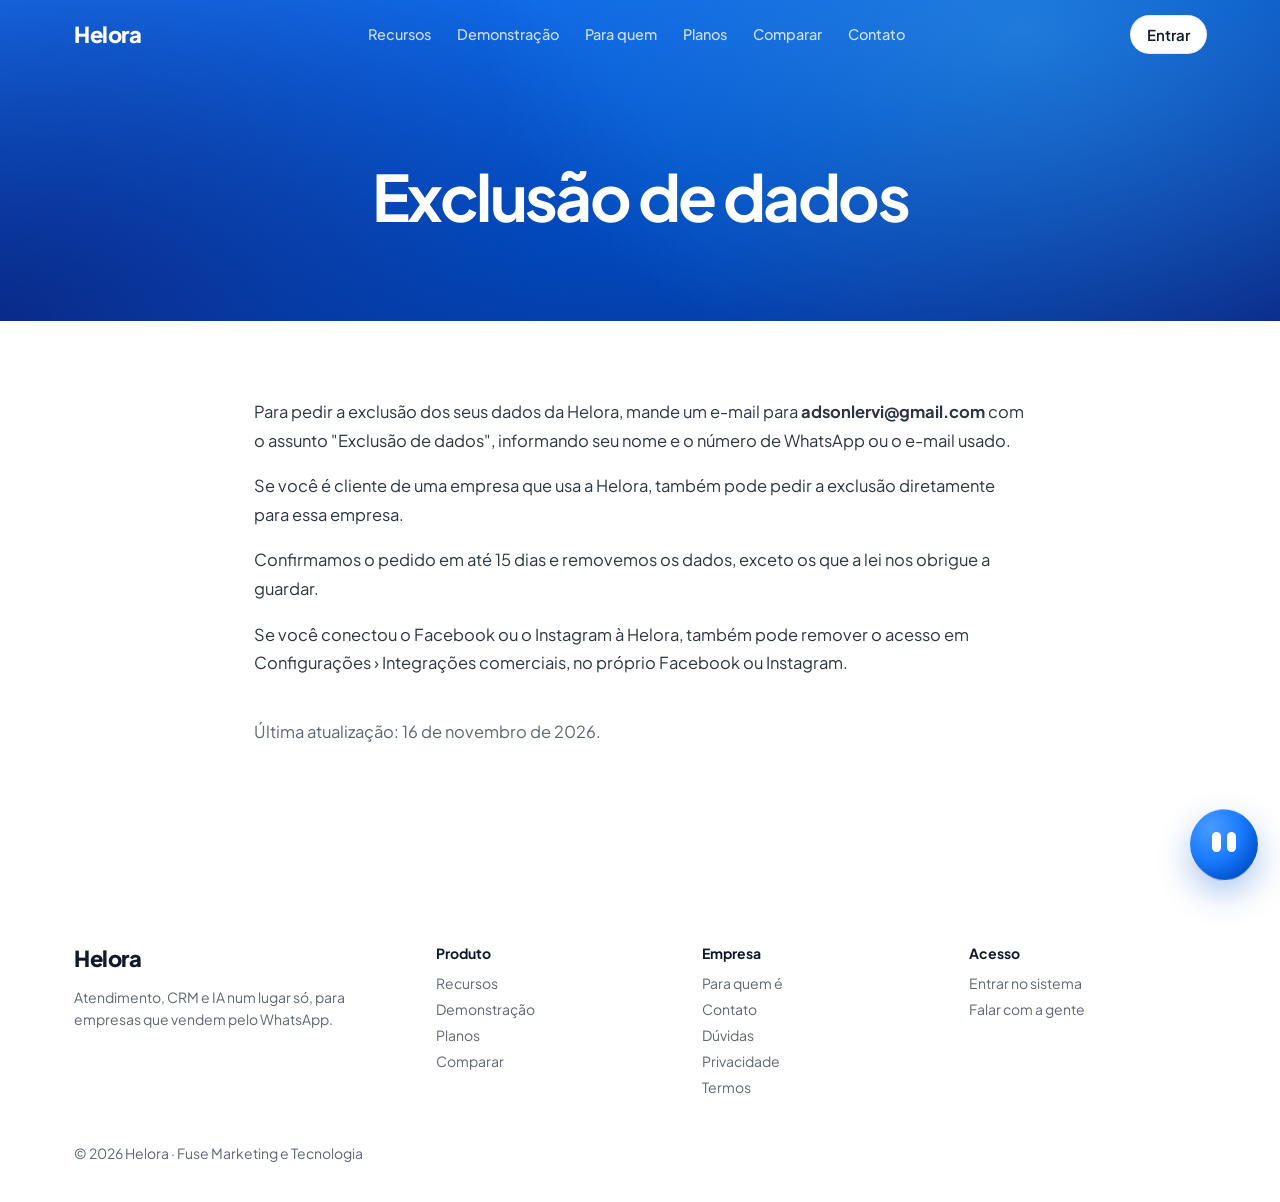
<file: exclusao-de-dados.html>
<!doctype html>
<html lang="pt-BR">
<head>
<meta charset="utf-8">
<meta name="viewport" content="width=device-width, initial-scale=1">
<title>Exclusão de dados · Helora</title>
<meta name="description" content="Exclusão de dados da Helora.">
<link rel="canonical" href="https://heloracrm.com.br/exclusao-de-dados.html">
<meta name="robots" content="index,follow,max-image-preview:large">
<meta name="theme-color" content="#0071e3">
<meta property="og:type" content="website"><meta property="og:url" content="https://heloracrm.com.br/exclusao-de-dados.html"><meta property="og:site_name" content="Helora"><meta property="og:locale" content="pt_BR">
<meta property="og:title" content="Exclusão de dados · Helora"><meta property="og:description" content="Exclusão de dados da Helora.">
<meta property="og:image" content="https://heloracrm.com.br/assets/og.jpg"><meta property="og:image:width" content="1200"><meta property="og:image:height" content="630">
<meta name="twitter:card" content="summary_large_image">
<link rel="icon" href="assets/favicon.png?v=5"><link rel="apple-touch-icon" href="assets/helora-icon.png">

<!-- MEDIÇÃO: cole os IDs abaixo e publique. Vazio = nada é carregado. -->
<script>
window.HELORA_GA4="";      // Google Analytics 4, ex.: G-XXXXXXXXXX
window.HELORA_PIXEL="";    // Pixel da Meta, ex.: 123456789012345
(function(){var g=window.HELORA_GA4,f=window.HELORA_PIXEL;
window.dataLayer=window.dataLayer||[];window.gtag=function(){dataLayer.push(arguments)};
if(g){var s=document.createElement("script");s.async=1;s.src="https://www.googletagmanager.com/gtag/js?id="+g;document.head.appendChild(s);gtag("js",new Date());gtag("config",g)}
if(f){!function(f,b,e,v,n,t,s){if(f.fbq)return;n=f.fbq=function(){n.callMethod?n.callMethod.apply(n,arguments):n.queue.push(arguments)};if(!f._fbq)f._fbq=n;n.push=n;n.loaded=!0;n.version="2.0";n.queue=[];t=b.createElement(e);t.async=!0;t.src=v;s=b.getElementsByTagName(e)[0];s.parentNode.insertBefore(t,s)}(window,document,"script","https://connect.facebook.net/en_US/fbevents.js");fbq("init",f);fbq("track","PageView")}
window.heloraTrack=function(ev,p){try{if(g)gtag("event",ev,p||{});if(f&&window.fbq){var m={generate_lead:"Lead",contact:"Contact",view_demo:"ViewContent"}[ev];m?fbq("track",m,p||{}):fbq("trackCustom",ev,p||{})}}catch(e){}};
document.addEventListener("click",function(e){var a=e.target.closest("a");if(!a)return;var h=a.getAttribute("href")||"";if(h=="#contato")heloraTrack("contact",{local:a.textContent.trim().slice(0,40)});else if(h=="#video")heloraTrack("view_demo");else if(h.indexOf("app1.")>-1)heloraTrack("login_click")});
})();
</script>
<link rel="preconnect" href="https://fonts.googleapis.com">
<link href="https://fonts.googleapis.com/css2?family=Plus+Jakarta+Sans:wght@400;500;600;700;800&display=swap" rel="stylesheet">
<link rel="stylesheet" href="assets/site.css?v=2">
<script src="assets/favicon-blink.js?v=3" defer></script>
</head>
<body>
<nav class="nav dark"><div class="w">
<a class="logo" href="index.html">Helora</a>
<button class="burger" aria-label="Menu">☰</button>
<ul><li><a href="recursos.html">Recursos</a></li><li><a href="demonstracao.html">Demonstração</a></li><li><a href="segmentos.html">Para quem</a></li><li><a href="planos.html">Planos</a></li><li><a href="comparar.html">Comparar</a></li><li><a href="contato.html">Contato</a></li></ul>
<a class="btn bw nb" href="https://app1.heloracrm.com.br">Entrar</a>
</div></nav>
<header class="hero page-hero" style="padding-bottom:70px"><h1 style="margin-top:14px">Exclusão de dados</h1></header><section class="sec" style="padding-top:60px"><div class="w" style="max-width:820px;line-height:1.75;font-size:16.5px;color:#2b3546">
<p>Para pedir a exclusão dos seus dados da Helora, mande um e-mail para <b>adsonlervi@gmail.com</b> com o assunto "Exclusão de dados", informando seu nome e o número de WhatsApp ou o e-mail usado.</p>
<p>Se você é cliente de uma empresa que usa a Helora, também pode pedir a exclusão diretamente para essa empresa.</p>
<p>Confirmamos o pedido em até 15 dias e removemos os dados, exceto os que a lei nos obrigue a guardar.</p>
<p>Se você conectou o Facebook ou o Instagram à Helora, também pode remover o acesso em Configurações › Integrações comerciais, no próprio Facebook ou Instagram.</p><p style="color:#5d6676;margin-top:40px">Última atualização: 16 de novembro de 2026.</p></div></section>
<footer><div class="w">
<div><div class="logo">Helora</div><p style="max-width:280px;line-height:1.6">Atendimento, CRM e IA num lugar só, para empresas que vendem pelo WhatsApp.</p></div>
<div><b>Produto</b><a href="recursos.html">Recursos</a><a href="demonstracao.html">Demonstração</a><a href="planos.html">Planos</a><a href="comparar.html">Comparar</a></div>
<div><b>Empresa</b><a href="segmentos.html">Para quem é</a><a href="contato.html">Contato</a><a href="index.html#duvidas">Dúvidas</a><a href="privacidade.html">Privacidade</a><a href="termos.html">Termos</a></div>
<div><b>Acesso</b><a href="https://app1.heloracrm.com.br">Entrar no sistema</a><a href="contato.html">Falar com a gente</a></div>
</div><div class="w" style="display:block;margin-top:40px">© <span id="y"></span> Helora · Fuse Marketing e Tecnologia</div></footer>
<script src="assets/mascot.js?v=1" defer></script>
<script src="assets/site.js?v=3" defer></script>
<script src="assets/helora-chat.js?v=4" defer></script>
</body></html>
</file>
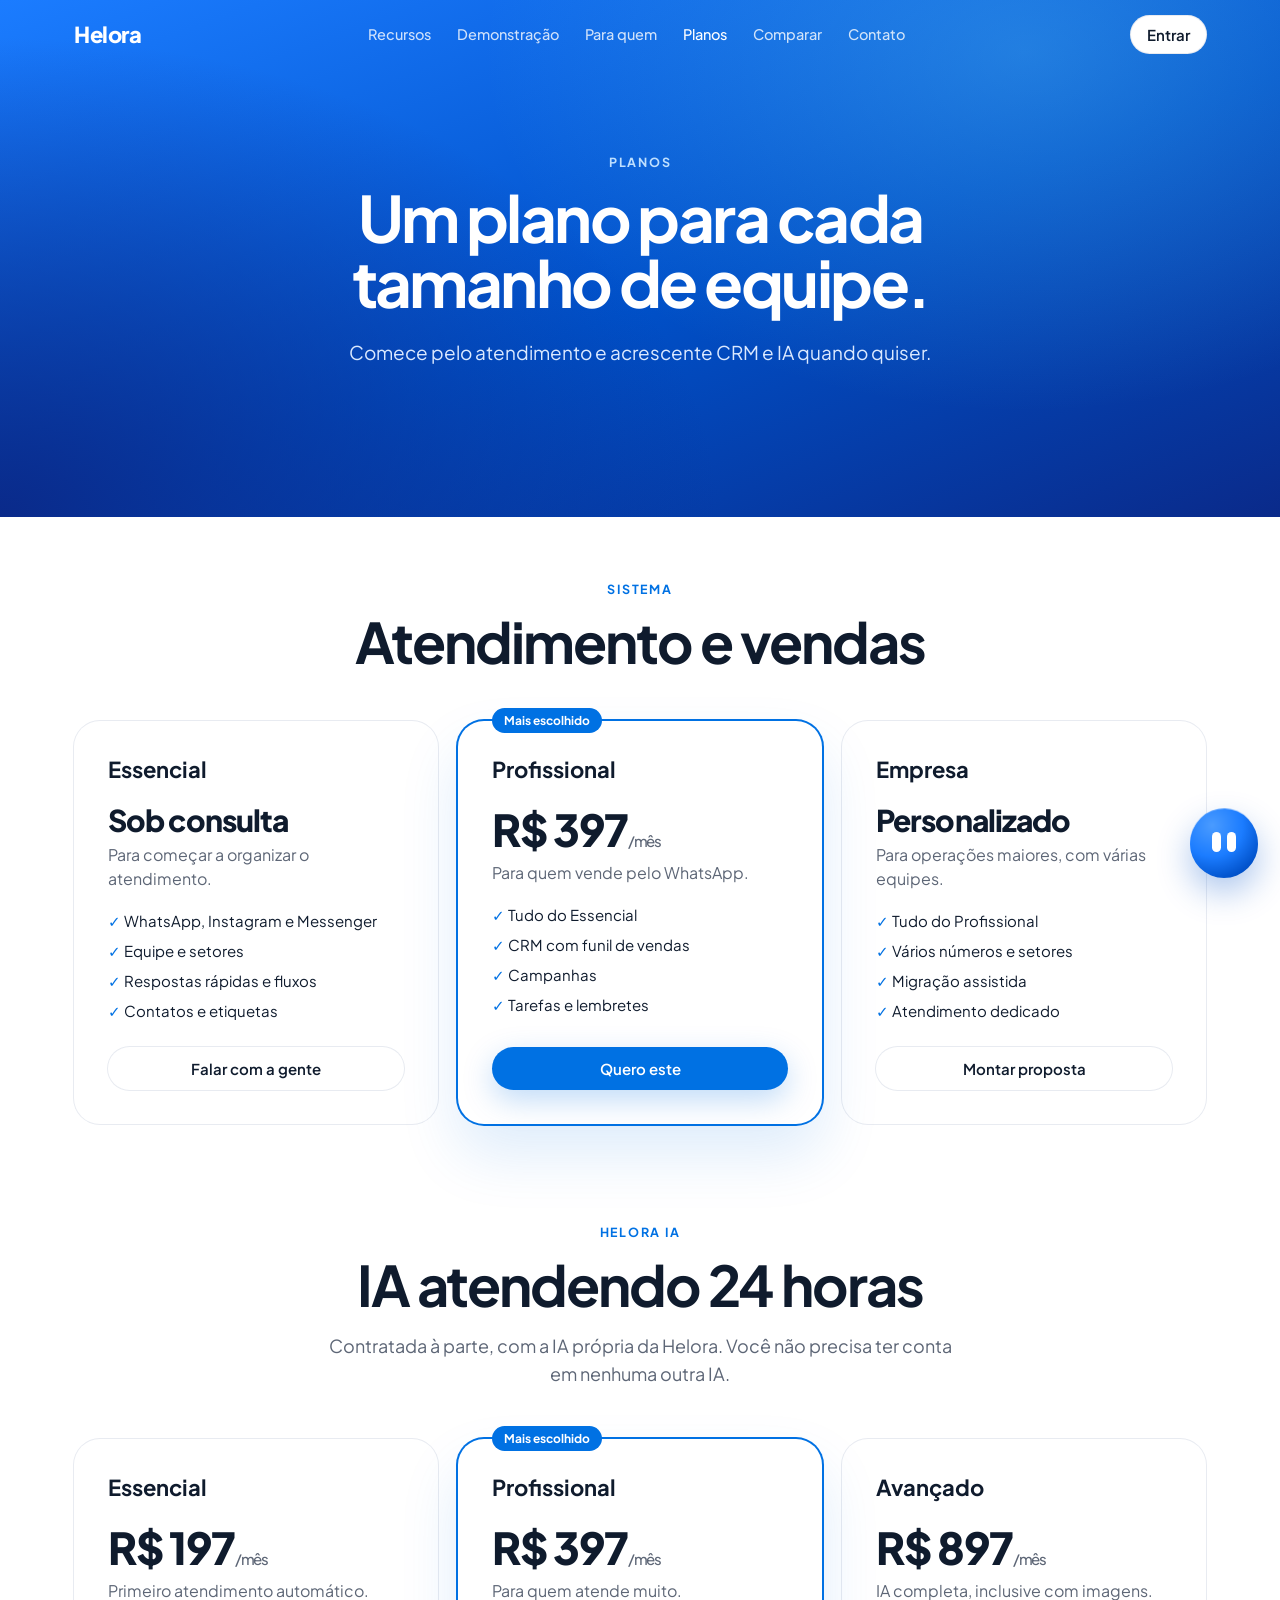
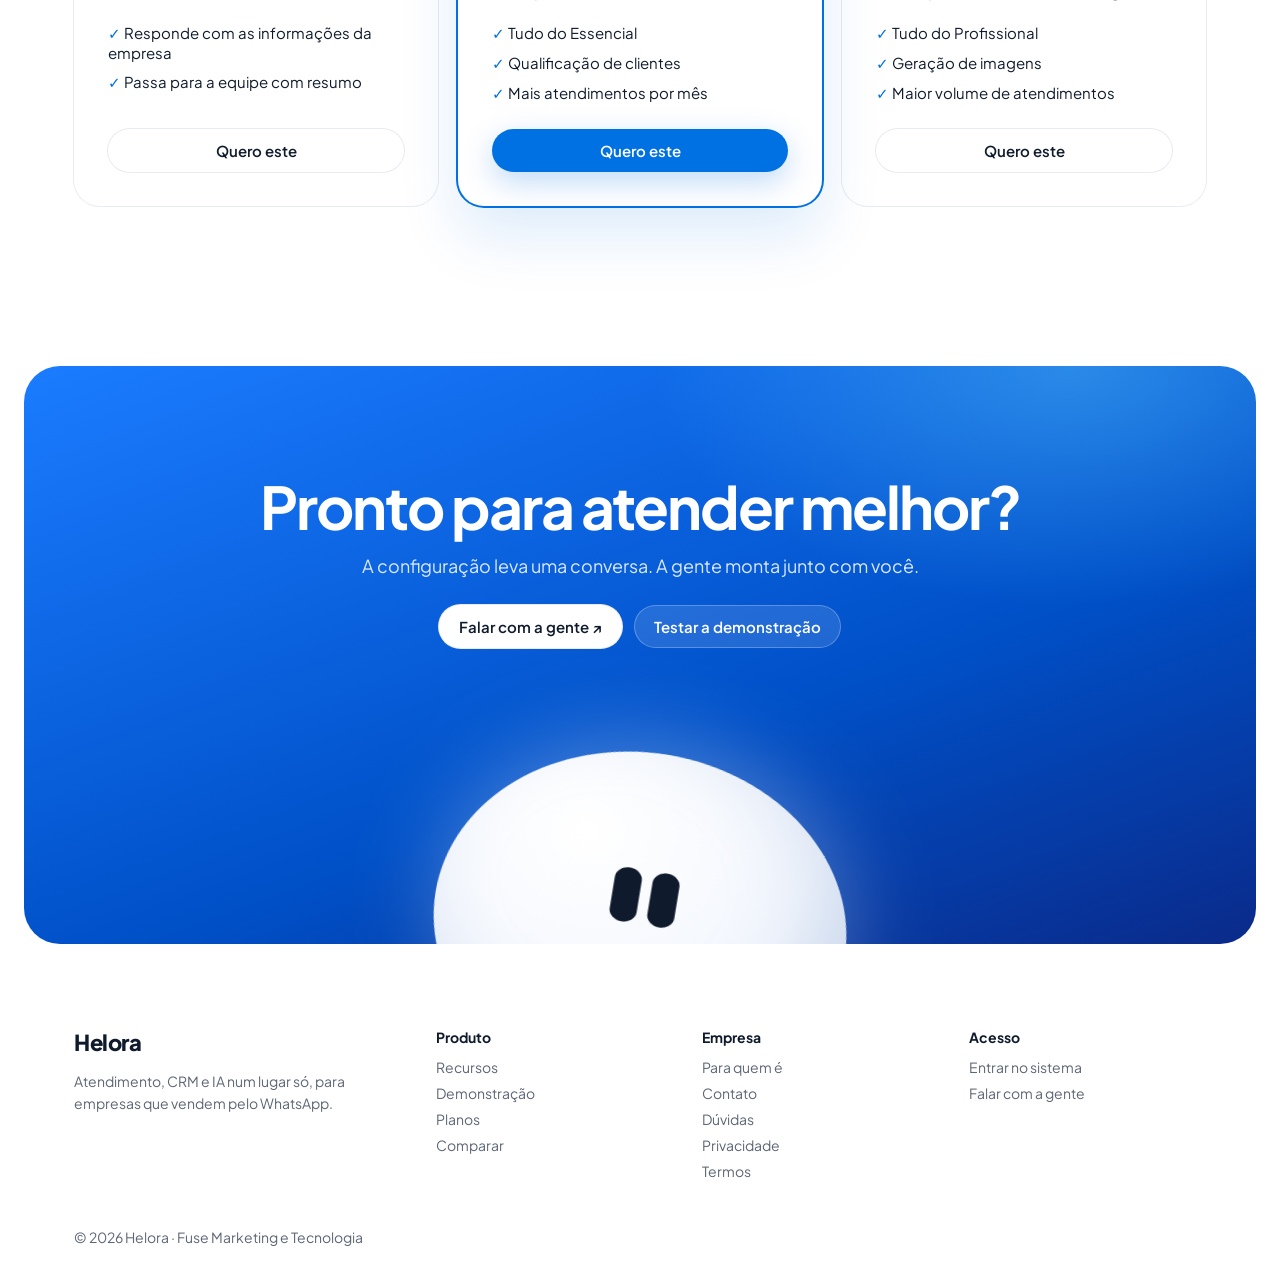
<file: planos.html>
<!doctype html>
<html lang="pt-BR">
<head>
<meta charset="utf-8">
<meta name="viewport" content="width=device-width, initial-scale=1">
<title>Planos · Helora</title>
<meta name="description" content="Planos da Helora para atendimento, CRM e Helora IA.">
<link rel="canonical" href="https://heloracrm.com.br/planos.html">
<meta name="robots" content="index,follow,max-image-preview:large">
<meta name="theme-color" content="#0071e3">
<meta property="og:type" content="website"><meta property="og:url" content="https://heloracrm.com.br/planos.html"><meta property="og:site_name" content="Helora"><meta property="og:locale" content="pt_BR">
<meta property="og:title" content="Planos · Helora"><meta property="og:description" content="Planos da Helora para atendimento, CRM e Helora IA.">
<meta property="og:image" content="https://heloracrm.com.br/assets/og.jpg"><meta property="og:image:width" content="1200"><meta property="og:image:height" content="630">
<meta name="twitter:card" content="summary_large_image">
<link rel="icon" href="assets/favicon.png?v=5"><link rel="apple-touch-icon" href="assets/helora-icon.png">

<!-- MEDIÇÃO: cole os IDs abaixo e publique. Vazio = nada é carregado. -->
<script>
window.HELORA_GA4="";      // Google Analytics 4, ex.: G-XXXXXXXXXX
window.HELORA_PIXEL="";    // Pixel da Meta, ex.: 123456789012345
(function(){var g=window.HELORA_GA4,f=window.HELORA_PIXEL;
window.dataLayer=window.dataLayer||[];window.gtag=function(){dataLayer.push(arguments)};
if(g){var s=document.createElement("script");s.async=1;s.src="https://www.googletagmanager.com/gtag/js?id="+g;document.head.appendChild(s);gtag("js",new Date());gtag("config",g)}
if(f){!function(f,b,e,v,n,t,s){if(f.fbq)return;n=f.fbq=function(){n.callMethod?n.callMethod.apply(n,arguments):n.queue.push(arguments)};if(!f._fbq)f._fbq=n;n.push=n;n.loaded=!0;n.version="2.0";n.queue=[];t=b.createElement(e);t.async=!0;t.src=v;s=b.getElementsByTagName(e)[0];s.parentNode.insertBefore(t,s)}(window,document,"script","https://connect.facebook.net/en_US/fbevents.js");fbq("init",f);fbq("track","PageView")}
window.heloraTrack=function(ev,p){try{if(g)gtag("event",ev,p||{});if(f&&window.fbq){var m={generate_lead:"Lead",contact:"Contact",view_demo:"ViewContent"}[ev];m?fbq("track",m,p||{}):fbq("trackCustom",ev,p||{})}}catch(e){}};
document.addEventListener("click",function(e){var a=e.target.closest("a");if(!a)return;var h=a.getAttribute("href")||"";if(h=="#contato")heloraTrack("contact",{local:a.textContent.trim().slice(0,40)});else if(h=="#video")heloraTrack("view_demo");else if(h.indexOf("app1.")>-1)heloraTrack("login_click")});
})();
</script>
<link rel="preconnect" href="https://fonts.googleapis.com">
<link href="https://fonts.googleapis.com/css2?family=Plus+Jakarta+Sans:wght@400;500;600;700;800&display=swap" rel="stylesheet">
<link rel="stylesheet" href="assets/site.css?v=2">
<script src="assets/favicon-blink.js?v=3" defer></script>
</head>
<body>
<nav class="nav dark"><div class="w">
<a class="logo" href="index.html">Helora</a>
<button class="burger" aria-label="Menu">☰</button>
<ul><li><a href="recursos.html">Recursos</a></li><li><a href="demonstracao.html">Demonstração</a></li><li><a href="segmentos.html">Para quem</a></li><li><a href="planos.html">Planos</a></li><li><a href="comparar.html">Comparar</a></li><li><a href="contato.html">Contato</a></li></ul>
<a class="btn bw nb" href="https://app1.heloracrm.com.br">Entrar</a>
</div></nav>

<header class="hero page-hero"><span class="k rv" style="color:#bfe0ff">Planos</span><h1 class="rv" style="margin-top:14px">Um plano para cada<br>tamanho de equipe.</h1><p class="sub rv">Comece pelo atendimento e acrescente CRM e IA quando quiser.</p></header>
<section class="sec" style="padding-top:60px"><div class="w center">
<span class="k rv">Sistema</span><h2 class="h2 rv">Atendimento e vendas</h2>
<div class="plans" style="text-align:left">
<div class="plan rv"><h3>Essencial</h3><div class="pr" style="font-size:30px">Sob consulta</div><p class="ds">Para começar a organizar o atendimento.</p><ul><li>WhatsApp, Instagram e Messenger</li><li>Equipe e setores</li><li>Respostas rápidas e fluxos</li><li>Contatos e etiquetas</li></ul><a class="btn bw" href="contato.html">Falar com a gente</a></div>
<div class="plan hot rv"><h3>Profissional</h3><div class="pr">R$ 397<small>/mês</small></div><p class="ds">Para quem vende pelo WhatsApp.</p><ul><li>Tudo do Essencial</li><li>CRM com funil de vendas</li><li>Campanhas</li><li>Tarefas e lembretes</li></ul><a class="btn bb" href="contato.html">Quero este</a></div>
<div class="plan rv"><h3>Empresa</h3><div class="pr" style="font-size:30px">Personalizado</div><p class="ds">Para operações maiores, com várias equipes.</p><ul><li>Tudo do Profissional</li><li>Vários números e setores</li><li>Migração assistida</li><li>Atendimento dedicado</li></ul><a class="btn bw" href="contato.html">Montar proposta</a></div>
</div>
<span class="k rv" style="margin-top:100px">Helora IA</span><h2 class="h2 rv">IA atendendo 24 horas</h2><p class="lead rv">Contratada à parte, com a IA própria da Helora. Você não precisa ter conta em nenhuma outra IA.</p>
<div class="plans" style="text-align:left">
<div class="plan rv"><h3>Essencial</h3><div class="pr">R$ 197<small>/mês</small></div><p class="ds">Primeiro atendimento automático.</p><ul><li>Responde com as informações da empresa</li><li>Passa para a equipe com resumo</li></ul><a class="btn bw" href="contato.html">Quero este</a></div>
<div class="plan hot rv"><h3>Profissional</h3><div class="pr">R$ 397<small>/mês</small></div><p class="ds">Para quem atende muito.</p><ul><li>Tudo do Essencial</li><li>Qualificação de clientes</li><li>Mais atendimentos por mês</li></ul><a class="btn bb" href="contato.html">Quero este</a></div>
<div class="plan rv"><h3>Avançado</h3><div class="pr">R$ 897<small>/mês</small></div><p class="ds">IA completa, inclusive com imagens.</p><ul><li>Tudo do Profissional</li><li>Geração de imagens</li><li>Maior volume de atendimentos</li></ul><a class="btn bw" href="contato.html">Quero este</a></div>
</div></div></section><section class="final rv"><h2>Pronto para atender melhor?</h2><p>A configuração leva uma conversa. A gente monta junto com você.</p><div class="ctas" style="display:flex;gap:12px;justify-content:center;flex-wrap:wrap"><a class="btn bw" href="contato.html">Falar com a gente ↗</a><a class="btn ghost" href="demonstracao.html">Testar a demonstração</a></div><div class="mwrap"><div class="mascot" data-orb="end"><div class="orb-body" style="position:absolute;inset:0"><div class="ball"></div><div class="eyes"><i class="eye" data-eye="l"></i><i class="eye" data-eye="r"></i></div></div></div></div></section>
<footer><div class="w">
<div><div class="logo">Helora</div><p style="max-width:280px;line-height:1.6">Atendimento, CRM e IA num lugar só, para empresas que vendem pelo WhatsApp.</p></div>
<div><b>Produto</b><a href="recursos.html">Recursos</a><a href="demonstracao.html">Demonstração</a><a href="planos.html">Planos</a><a href="comparar.html">Comparar</a></div>
<div><b>Empresa</b><a href="segmentos.html">Para quem é</a><a href="contato.html">Contato</a><a href="index.html#duvidas">Dúvidas</a><a href="privacidade.html">Privacidade</a><a href="termos.html">Termos</a></div>
<div><b>Acesso</b><a href="https://app1.heloracrm.com.br">Entrar no sistema</a><a href="contato.html">Falar com a gente</a></div>
</div><div class="w" style="display:block;margin-top:40px">© <span id="y"></span> Helora · Fuse Marketing e Tecnologia</div></footer>
<script src="assets/mascot.js?v=1" defer></script>
<script src="assets/site.js?v=3" defer></script>
<script src="assets/helora-chat.js?v=4" defer></script>
</body></html>
</file>
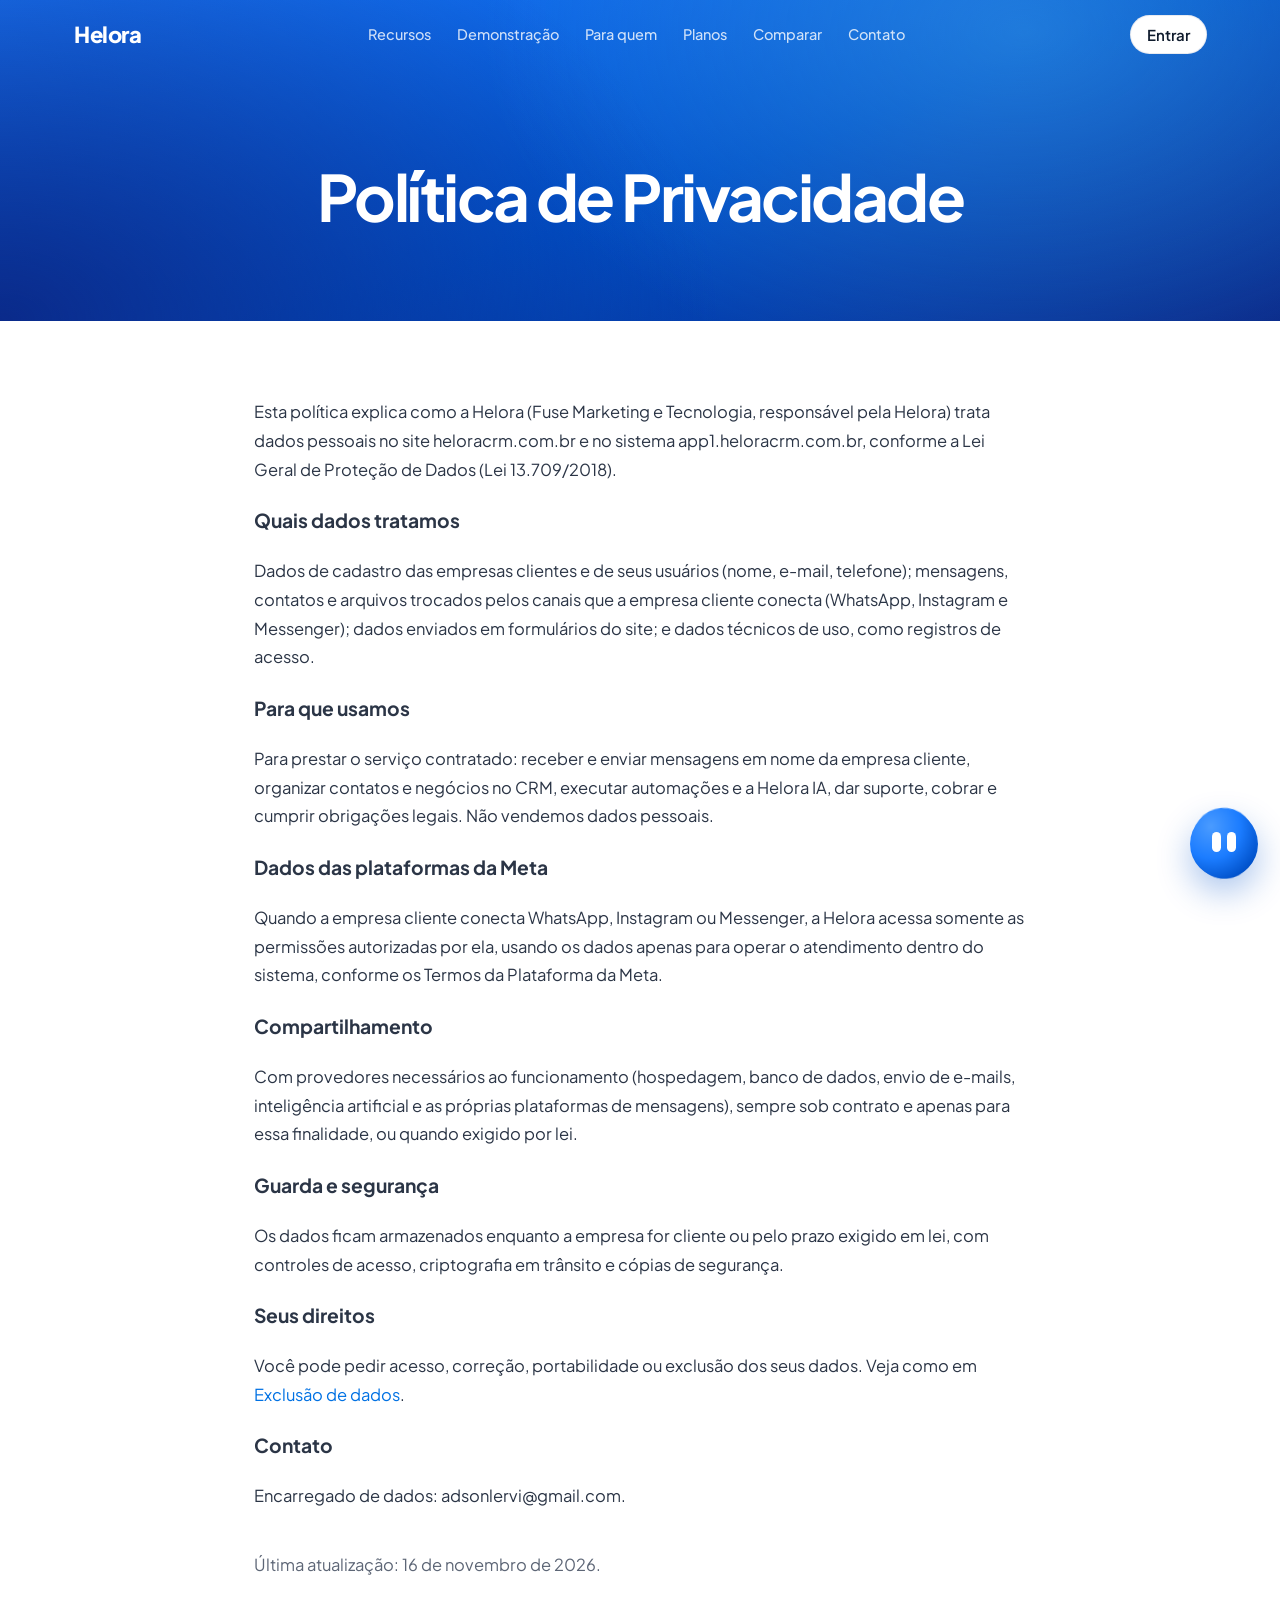
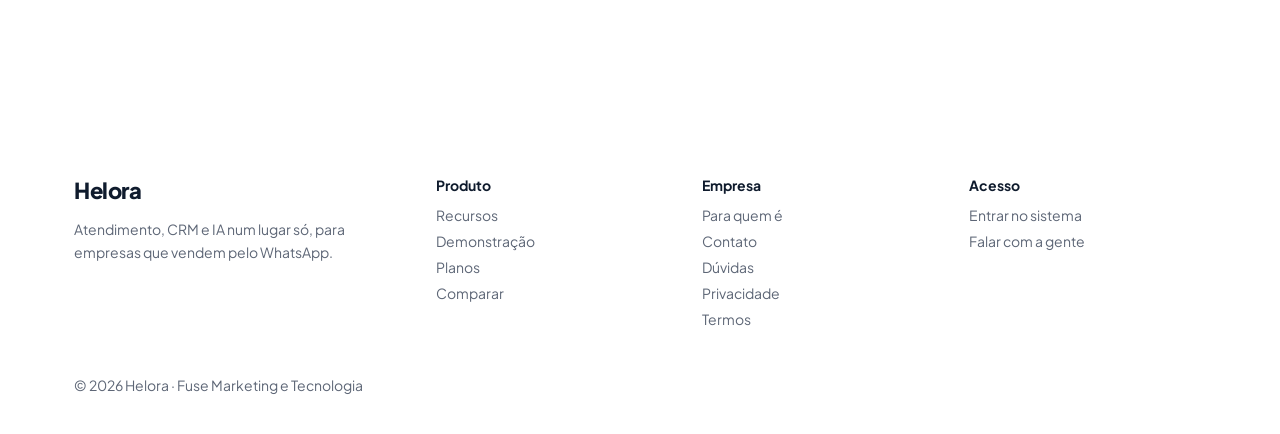
<file: privacidade.html>
<!doctype html>
<html lang="pt-BR">
<head>
<meta charset="utf-8">
<meta name="viewport" content="width=device-width, initial-scale=1">
<title>Política de Privacidade · Helora</title>
<meta name="description" content="Política de Privacidade da Helora.">
<link rel="canonical" href="https://heloracrm.com.br/privacidade.html">
<meta name="robots" content="index,follow,max-image-preview:large">
<meta name="theme-color" content="#0071e3">
<meta property="og:type" content="website"><meta property="og:url" content="https://heloracrm.com.br/privacidade.html"><meta property="og:site_name" content="Helora"><meta property="og:locale" content="pt_BR">
<meta property="og:title" content="Política de Privacidade · Helora"><meta property="og:description" content="Política de Privacidade da Helora.">
<meta property="og:image" content="https://heloracrm.com.br/assets/og.jpg"><meta property="og:image:width" content="1200"><meta property="og:image:height" content="630">
<meta name="twitter:card" content="summary_large_image">
<link rel="icon" href="assets/favicon.png?v=5"><link rel="apple-touch-icon" href="assets/helora-icon.png">

<!-- MEDIÇÃO: cole os IDs abaixo e publique. Vazio = nada é carregado. -->
<script>
window.HELORA_GA4="";      // Google Analytics 4, ex.: G-XXXXXXXXXX
window.HELORA_PIXEL="";    // Pixel da Meta, ex.: 123456789012345
(function(){var g=window.HELORA_GA4,f=window.HELORA_PIXEL;
window.dataLayer=window.dataLayer||[];window.gtag=function(){dataLayer.push(arguments)};
if(g){var s=document.createElement("script");s.async=1;s.src="https://www.googletagmanager.com/gtag/js?id="+g;document.head.appendChild(s);gtag("js",new Date());gtag("config",g)}
if(f){!function(f,b,e,v,n,t,s){if(f.fbq)return;n=f.fbq=function(){n.callMethod?n.callMethod.apply(n,arguments):n.queue.push(arguments)};if(!f._fbq)f._fbq=n;n.push=n;n.loaded=!0;n.version="2.0";n.queue=[];t=b.createElement(e);t.async=!0;t.src=v;s=b.getElementsByTagName(e)[0];s.parentNode.insertBefore(t,s)}(window,document,"script","https://connect.facebook.net/en_US/fbevents.js");fbq("init",f);fbq("track","PageView")}
window.heloraTrack=function(ev,p){try{if(g)gtag("event",ev,p||{});if(f&&window.fbq){var m={generate_lead:"Lead",contact:"Contact",view_demo:"ViewContent"}[ev];m?fbq("track",m,p||{}):fbq("trackCustom",ev,p||{})}}catch(e){}};
document.addEventListener("click",function(e){var a=e.target.closest("a");if(!a)return;var h=a.getAttribute("href")||"";if(h=="#contato")heloraTrack("contact",{local:a.textContent.trim().slice(0,40)});else if(h=="#video")heloraTrack("view_demo");else if(h.indexOf("app1.")>-1)heloraTrack("login_click")});
})();
</script>
<link rel="preconnect" href="https://fonts.googleapis.com">
<link href="https://fonts.googleapis.com/css2?family=Plus+Jakarta+Sans:wght@400;500;600;700;800&display=swap" rel="stylesheet">
<link rel="stylesheet" href="assets/site.css?v=2">
<script src="assets/favicon-blink.js?v=3" defer></script>
</head>
<body>
<nav class="nav dark"><div class="w">
<a class="logo" href="index.html">Helora</a>
<button class="burger" aria-label="Menu">☰</button>
<ul><li><a href="recursos.html">Recursos</a></li><li><a href="demonstracao.html">Demonstração</a></li><li><a href="segmentos.html">Para quem</a></li><li><a href="planos.html">Planos</a></li><li><a href="comparar.html">Comparar</a></li><li><a href="contato.html">Contato</a></li></ul>
<a class="btn bw nb" href="https://app1.heloracrm.com.br">Entrar</a>
</div></nav>
<header class="hero page-hero" style="padding-bottom:70px"><h1 style="margin-top:14px">Política de Privacidade</h1></header><section class="sec" style="padding-top:60px"><div class="w" style="max-width:820px;line-height:1.75;font-size:16.5px;color:#2b3546">
<p>Esta política explica como a Helora (Fuse Marketing e Tecnologia, responsável pela Helora) trata dados pessoais no site heloracrm.com.br e no sistema app1.heloracrm.com.br, conforme a Lei Geral de Proteção de Dados (Lei 13.709/2018).</p>
<h3>Quais dados tratamos</h3><p>Dados de cadastro das empresas clientes e de seus usuários (nome, e-mail, telefone); mensagens, contatos e arquivos trocados pelos canais que a empresa cliente conecta (WhatsApp, Instagram e Messenger); dados enviados em formulários do site; e dados técnicos de uso, como registros de acesso.</p>
<h3>Para que usamos</h3><p>Para prestar o serviço contratado: receber e enviar mensagens em nome da empresa cliente, organizar contatos e negócios no CRM, executar automações e a Helora IA, dar suporte, cobrar e cumprir obrigações legais. Não vendemos dados pessoais.</p>
<h3>Dados das plataformas da Meta</h3><p>Quando a empresa cliente conecta WhatsApp, Instagram ou Messenger, a Helora acessa somente as permissões autorizadas por ela, usando os dados apenas para operar o atendimento dentro do sistema, conforme os Termos da Plataforma da Meta.</p>
<h3>Compartilhamento</h3><p>Com provedores necessários ao funcionamento (hospedagem, banco de dados, envio de e-mails, inteligência artificial e as próprias plataformas de mensagens), sempre sob contrato e apenas para essa finalidade, ou quando exigido por lei.</p>
<h3>Guarda e segurança</h3><p>Os dados ficam armazenados enquanto a empresa for cliente ou pelo prazo exigido em lei, com controles de acesso, criptografia em trânsito e cópias de segurança.</p>
<h3>Seus direitos</h3><p>Você pode pedir acesso, correção, portabilidade ou exclusão dos seus dados. Veja como em <a href="exclusao-de-dados.html" style="color:#0071e3">Exclusão de dados</a>.</p>
<h3>Contato</h3><p>Encarregado de dados: adsonlervi@gmail.com.</p><p style="color:#5d6676;margin-top:40px">Última atualização: 16 de novembro de 2026.</p></div></section>
<footer><div class="w">
<div><div class="logo">Helora</div><p style="max-width:280px;line-height:1.6">Atendimento, CRM e IA num lugar só, para empresas que vendem pelo WhatsApp.</p></div>
<div><b>Produto</b><a href="recursos.html">Recursos</a><a href="demonstracao.html">Demonstração</a><a href="planos.html">Planos</a><a href="comparar.html">Comparar</a></div>
<div><b>Empresa</b><a href="segmentos.html">Para quem é</a><a href="contato.html">Contato</a><a href="index.html#duvidas">Dúvidas</a><a href="privacidade.html">Privacidade</a><a href="termos.html">Termos</a></div>
<div><b>Acesso</b><a href="https://app1.heloracrm.com.br">Entrar no sistema</a><a href="contato.html">Falar com a gente</a></div>
</div><div class="w" style="display:block;margin-top:40px">© <span id="y"></span> Helora · Fuse Marketing e Tecnologia</div></footer>
<script src="assets/mascot.js?v=1" defer></script>
<script src="assets/site.js?v=3" defer></script>
<script src="assets/helora-chat.js?v=4" defer></script>
</body></html>
</file>
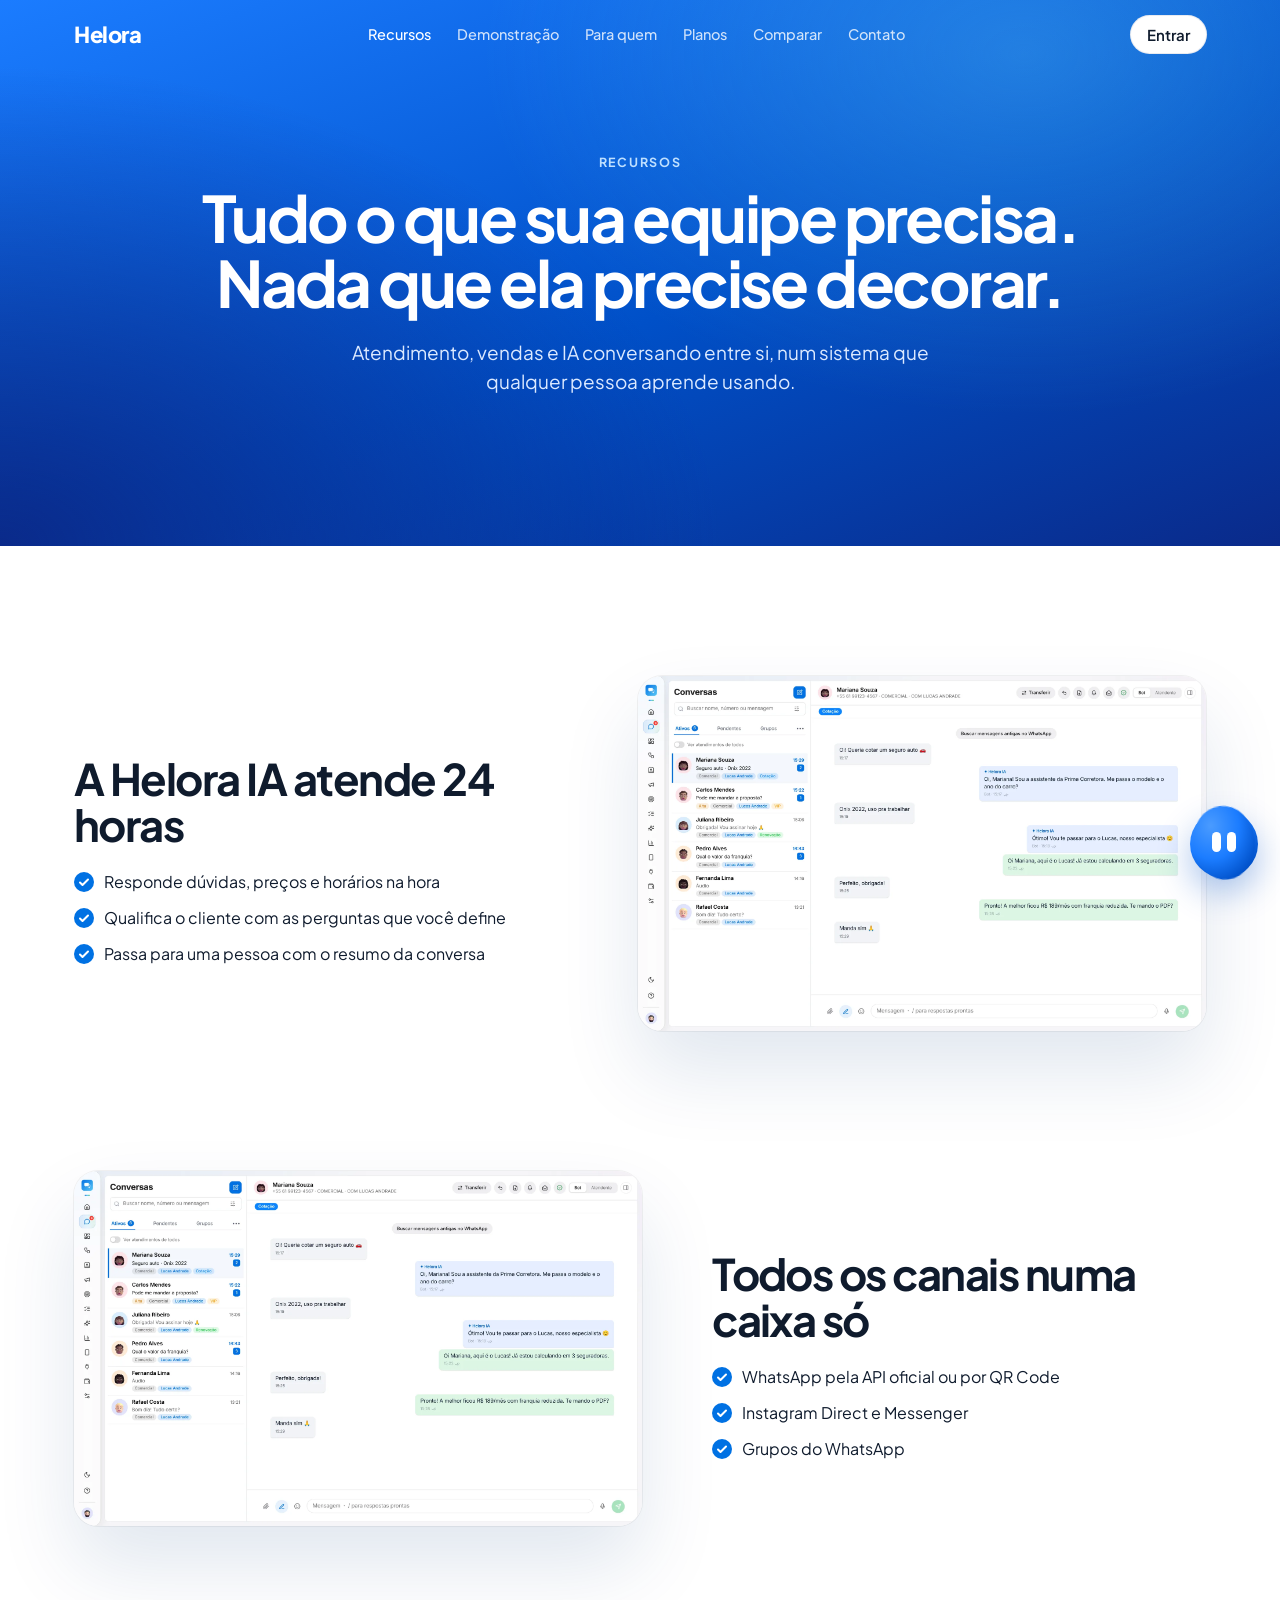
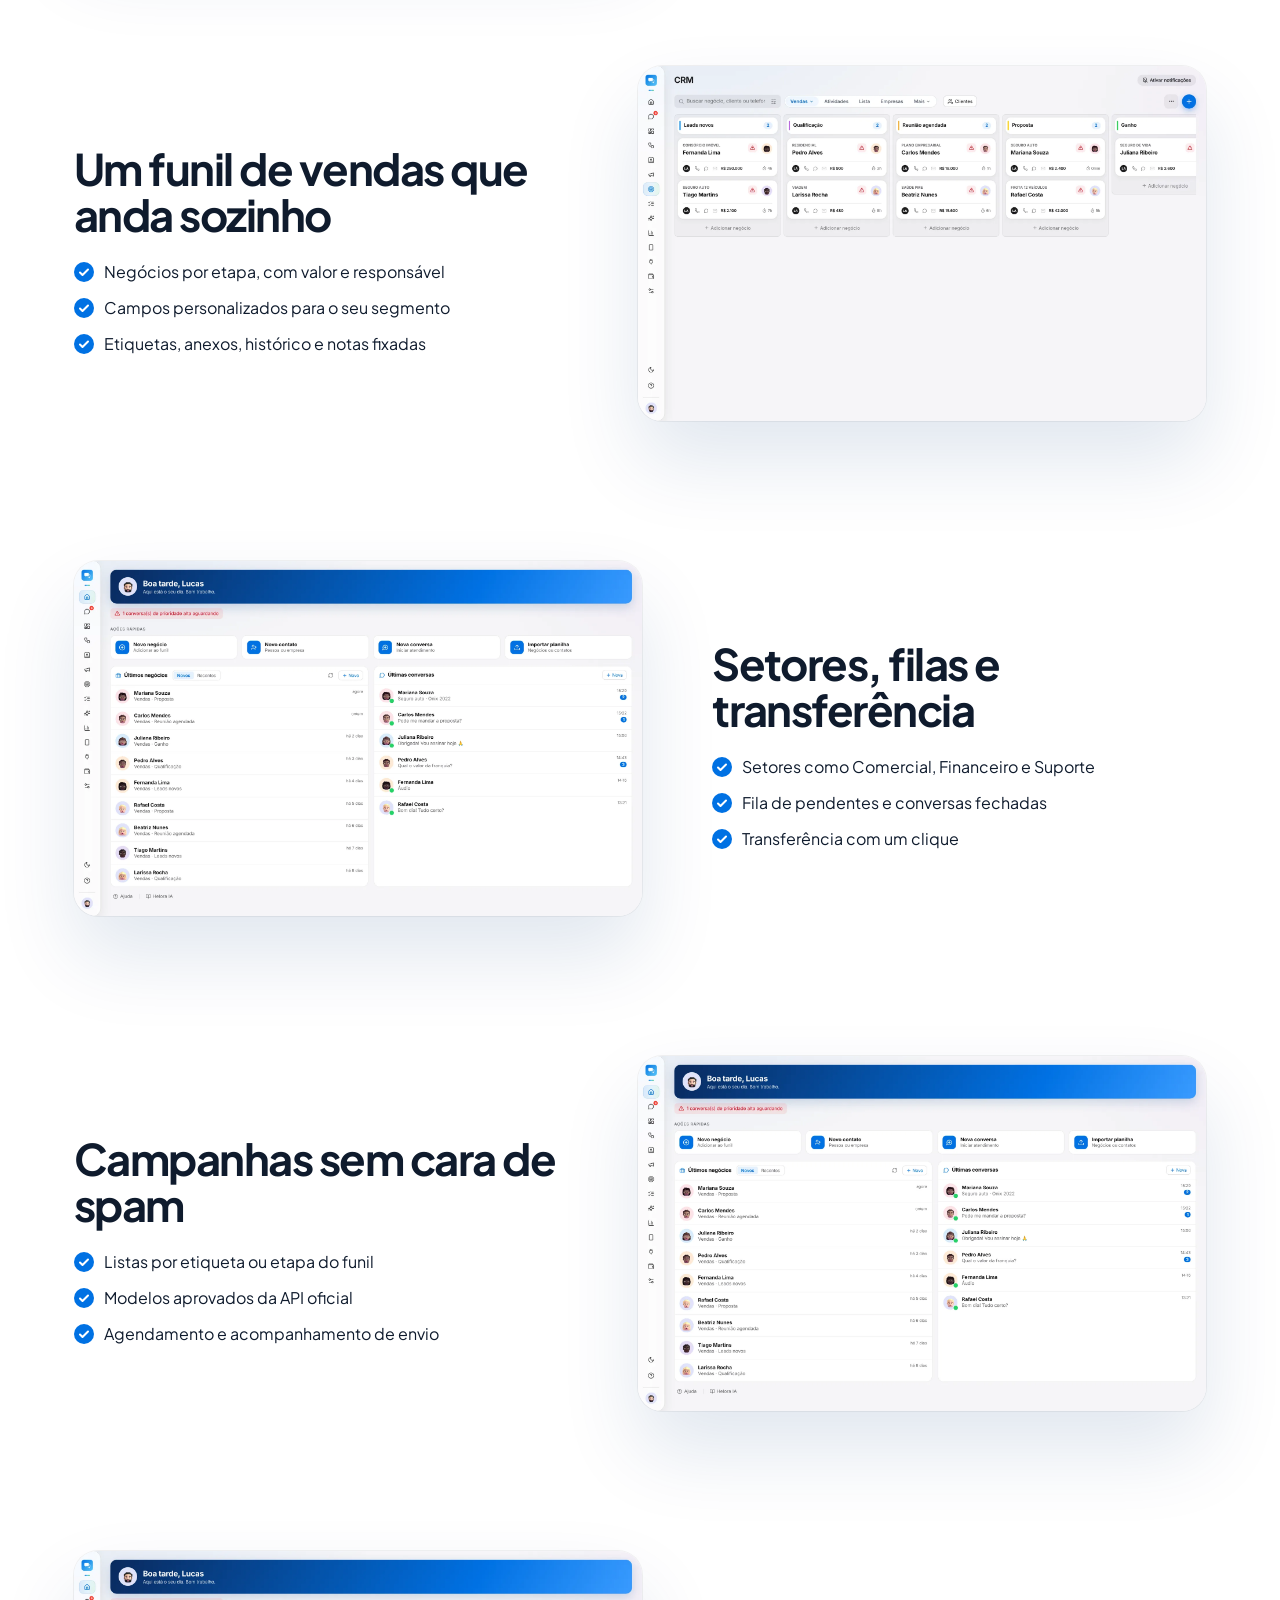
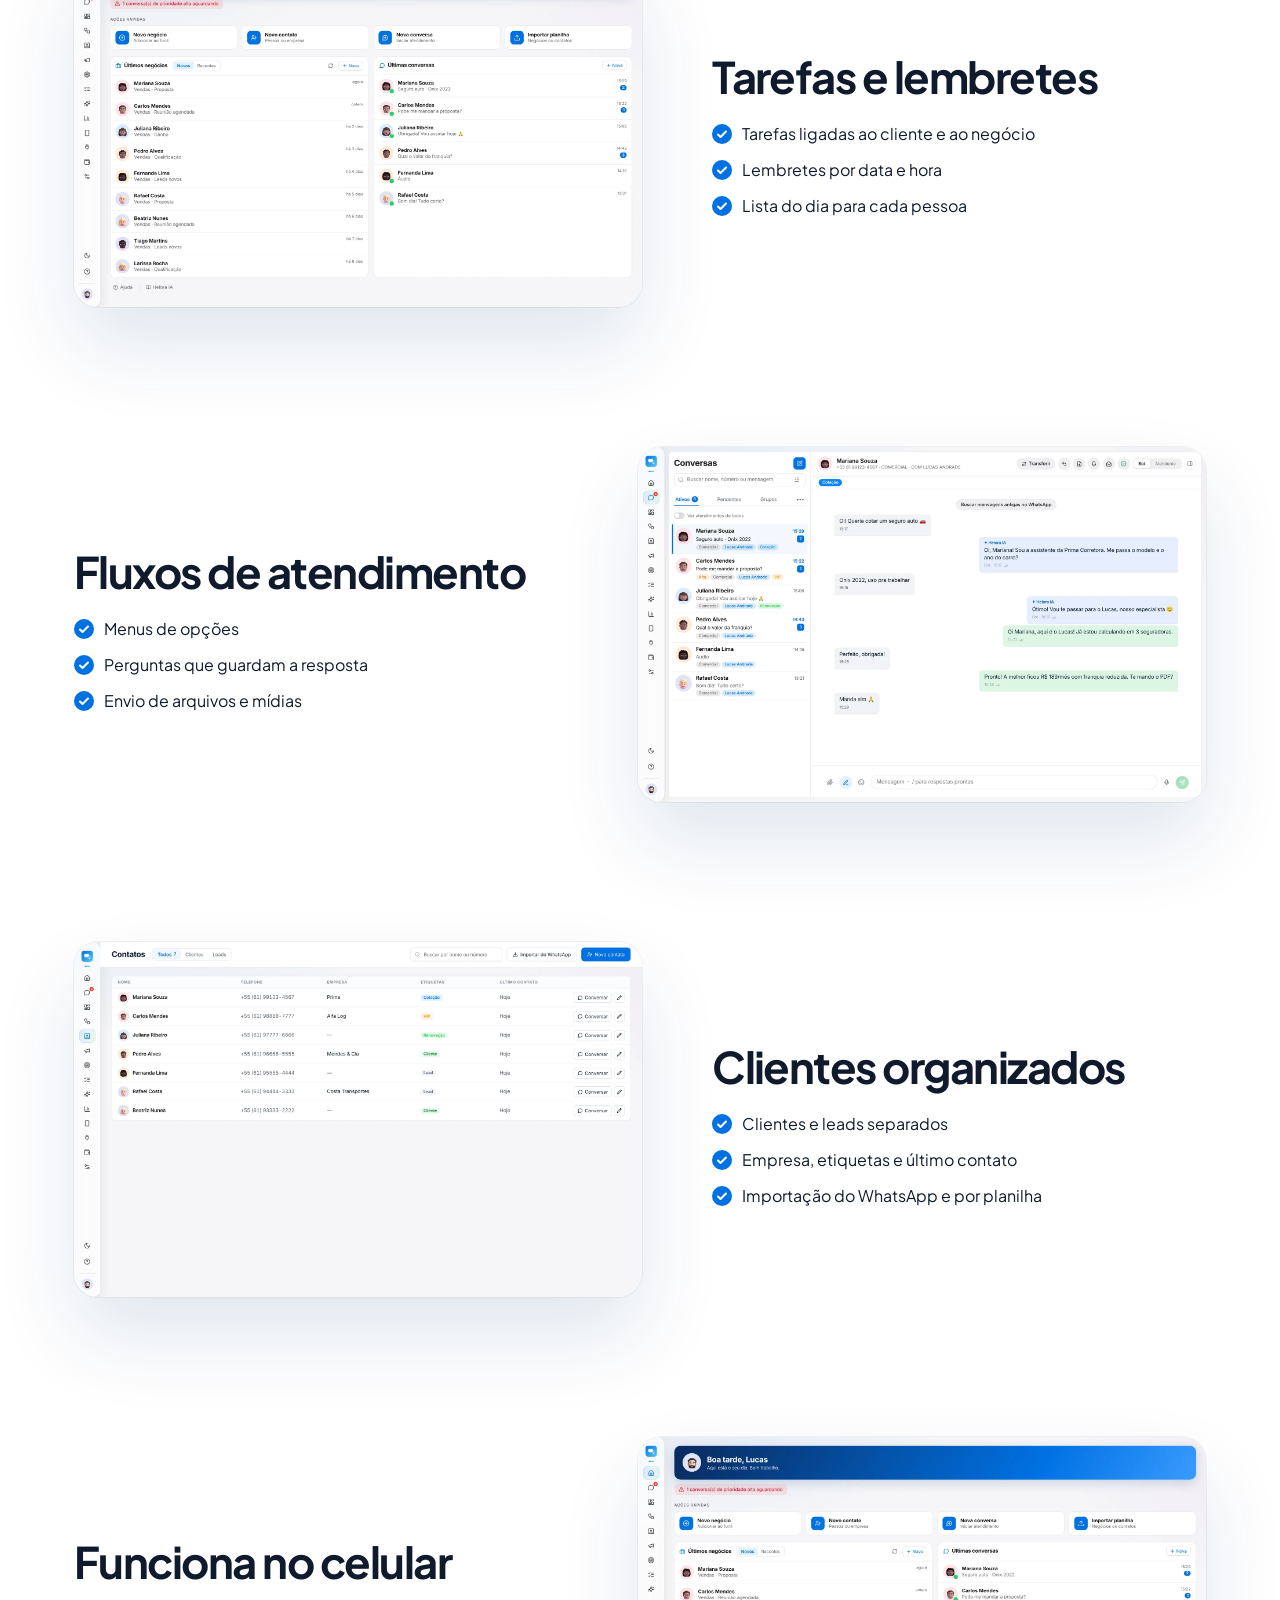
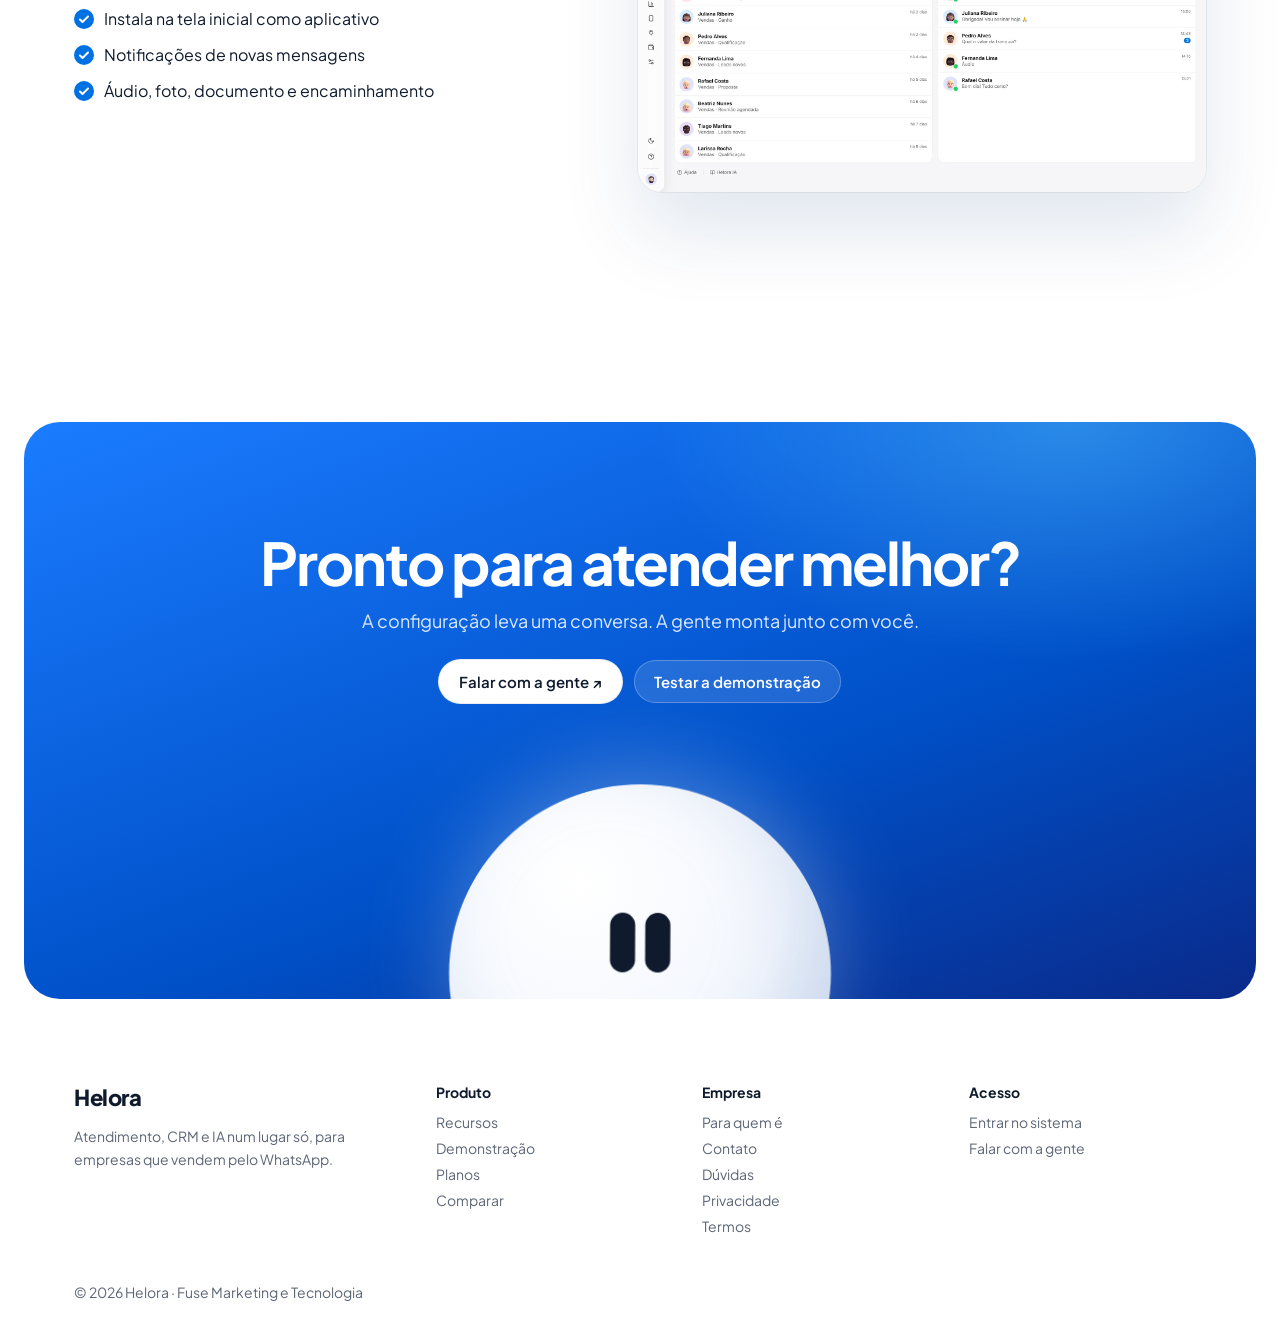
<file: recursos.html>
<!doctype html>
<html lang="pt-BR">
<head>
<meta charset="utf-8">
<meta name="viewport" content="width=device-width, initial-scale=1">
<title>Recursos · Helora</title>
<meta name="description" content="Helora IA, todos os canais numa caixa, CRM, campanhas, tarefas, fluxos e app no celular.">
<link rel="canonical" href="https://heloracrm.com.br/recursos.html">
<meta name="robots" content="index,follow,max-image-preview:large">
<meta name="theme-color" content="#0071e3">
<meta property="og:type" content="website"><meta property="og:url" content="https://heloracrm.com.br/recursos.html"><meta property="og:site_name" content="Helora"><meta property="og:locale" content="pt_BR">
<meta property="og:title" content="Recursos · Helora"><meta property="og:description" content="Helora IA, todos os canais numa caixa, CRM, campanhas, tarefas, fluxos e app no celular.">
<meta property="og:image" content="https://heloracrm.com.br/assets/og.jpg"><meta property="og:image:width" content="1200"><meta property="og:image:height" content="630">
<meta name="twitter:card" content="summary_large_image">
<link rel="icon" href="assets/favicon.png?v=5"><link rel="apple-touch-icon" href="assets/helora-icon.png">

<!-- MEDIÇÃO: cole os IDs abaixo e publique. Vazio = nada é carregado. -->
<script>
window.HELORA_GA4="";      // Google Analytics 4, ex.: G-XXXXXXXXXX
window.HELORA_PIXEL="";    // Pixel da Meta, ex.: 123456789012345
(function(){var g=window.HELORA_GA4,f=window.HELORA_PIXEL;
window.dataLayer=window.dataLayer||[];window.gtag=function(){dataLayer.push(arguments)};
if(g){var s=document.createElement("script");s.async=1;s.src="https://www.googletagmanager.com/gtag/js?id="+g;document.head.appendChild(s);gtag("js",new Date());gtag("config",g)}
if(f){!function(f,b,e,v,n,t,s){if(f.fbq)return;n=f.fbq=function(){n.callMethod?n.callMethod.apply(n,arguments):n.queue.push(arguments)};if(!f._fbq)f._fbq=n;n.push=n;n.loaded=!0;n.version="2.0";n.queue=[];t=b.createElement(e);t.async=!0;t.src=v;s=b.getElementsByTagName(e)[0];s.parentNode.insertBefore(t,s)}(window,document,"script","https://connect.facebook.net/en_US/fbevents.js");fbq("init",f);fbq("track","PageView")}
window.heloraTrack=function(ev,p){try{if(g)gtag("event",ev,p||{});if(f&&window.fbq){var m={generate_lead:"Lead",contact:"Contact",view_demo:"ViewContent"}[ev];m?fbq("track",m,p||{}):fbq("trackCustom",ev,p||{})}}catch(e){}};
document.addEventListener("click",function(e){var a=e.target.closest("a");if(!a)return;var h=a.getAttribute("href")||"";if(h=="#contato")heloraTrack("contact",{local:a.textContent.trim().slice(0,40)});else if(h=="#video")heloraTrack("view_demo");else if(h.indexOf("app1.")>-1)heloraTrack("login_click")});
})();
</script>
<link rel="preconnect" href="https://fonts.googleapis.com">
<link href="https://fonts.googleapis.com/css2?family=Plus+Jakarta+Sans:wght@400;500;600;700;800&display=swap" rel="stylesheet">
<link rel="stylesheet" href="assets/site.css?v=2">
<script src="assets/favicon-blink.js?v=3" defer></script>
</head>
<body>
<nav class="nav dark"><div class="w">
<a class="logo" href="index.html">Helora</a>
<button class="burger" aria-label="Menu">☰</button>
<ul><li><a href="recursos.html">Recursos</a></li><li><a href="demonstracao.html">Demonstração</a></li><li><a href="segmentos.html">Para quem</a></li><li><a href="planos.html">Planos</a></li><li><a href="comparar.html">Comparar</a></li><li><a href="contato.html">Contato</a></li></ul>
<a class="btn bw nb" href="https://app1.heloracrm.com.br">Entrar</a>
</div></nav>

<header class="hero page-hero"><span class="k rv" style="color:#bfe0ff">Recursos</span><h1 class="rv" style="margin-top:14px">Tudo o que sua equipe precisa.<br>Nada que ela precise decorar.</h1><p class="sub rv">Atendimento, vendas e IA conversando entre si, num sistema que qualquer pessoa aprende usando.</p></header>
<section class="sec" style="padding-top:60px"><div class="w"><div class="split" id="ia"><div class="txt rv"><h2 class="h2" style="font-size:clamp(28px,3.4vw,44px)">A Helora IA atende 24 horas</h2><ul><li>Responde dúvidas, preços e horários na hora</li><li>Qualifica o cliente com as perguntas que você define</li><li>Passa para uma pessoa com o resumo da conversa</li></ul></div><div class="rv"><div class="frame"><img src="assets/shot-conversations.webp" alt="A Helora IA atende 24 horas" loading="lazy" width="1960" height="1225"></div></div></div><div class="split rev" id="canais"><div class="txt rv"><h2 class="h2" style="font-size:clamp(28px,3.4vw,44px)">Todos os canais numa caixa só</h2><ul><li>WhatsApp pela API oficial ou por QR Code</li><li>Instagram Direct e Messenger</li><li>Grupos do WhatsApp</li></ul></div><div class="rv"><div class="frame"><img src="assets/shot-conversations.webp" alt="Todos os canais numa caixa só" loading="lazy" width="1960" height="1225"></div></div></div><div class="split" id="crm"><div class="txt rv"><h2 class="h2" style="font-size:clamp(28px,3.4vw,44px)">Um funil de vendas que anda sozinho</h2><ul><li>Negócios por etapa, com valor e responsável</li><li>Campos personalizados para o seu segmento</li><li>Etiquetas, anexos, histórico e notas fixadas</li></ul></div><div class="rv"><div class="frame"><img src="assets/shot-crm.webp" alt="Um funil de vendas que anda sozinho" loading="lazy" width="1960" height="1225"></div></div></div><div class="split rev" id="equipe"><div class="txt rv"><h2 class="h2" style="font-size:clamp(28px,3.4vw,44px)">Setores, filas e transferência</h2><ul><li>Setores como Comercial, Financeiro e Suporte</li><li>Fila de pendentes e conversas fechadas</li><li>Transferência com um clique</li></ul></div><div class="rv"><div class="frame"><img src="assets/shot-home.webp" alt="Setores, filas e transferência" loading="lazy" width="1960" height="1225"></div></div></div><div class="split" id="campanhas"><div class="txt rv"><h2 class="h2" style="font-size:clamp(28px,3.4vw,44px)">Campanhas sem cara de spam</h2><ul><li>Listas por etiqueta ou etapa do funil</li><li>Modelos aprovados da API oficial</li><li>Agendamento e acompanhamento de envio</li></ul></div><div class="rv"><div class="frame"><img src="assets/shot-home.webp" alt="Campanhas sem cara de spam" loading="lazy" width="1960" height="1225"></div></div></div><div class="split rev" id="tarefas"><div class="txt rv"><h2 class="h2" style="font-size:clamp(28px,3.4vw,44px)">Tarefas e lembretes</h2><ul><li>Tarefas ligadas ao cliente e ao negócio</li><li>Lembretes por data e hora</li><li>Lista do dia para cada pessoa</li></ul></div><div class="rv"><div class="frame"><img src="assets/shot-home.webp" alt="Tarefas e lembretes" loading="lazy" width="1960" height="1225"></div></div></div><div class="split" id="fluxos"><div class="txt rv"><h2 class="h2" style="font-size:clamp(28px,3.4vw,44px)">Fluxos de atendimento</h2><ul><li>Menus de opções</li><li>Perguntas que guardam a resposta</li><li>Envio de arquivos e mídias</li></ul></div><div class="rv"><div class="frame"><img src="assets/shot-conversations.webp" alt="Fluxos de atendimento" loading="lazy" width="1960" height="1225"></div></div></div><div class="split rev" id="contatos"><div class="txt rv"><h2 class="h2" style="font-size:clamp(28px,3.4vw,44px)">Clientes organizados</h2><ul><li>Clientes e leads separados</li><li>Empresa, etiquetas e último contato</li><li>Importação do WhatsApp e por planilha</li></ul></div><div class="rv"><div class="frame"><img src="assets/shot-contacts.webp" alt="Clientes organizados" loading="lazy" width="1960" height="1225"></div></div></div><div class="split" id="celular"><div class="txt rv"><h2 class="h2" style="font-size:clamp(28px,3.4vw,44px)">Funciona no celular</h2><ul><li>Instala na tela inicial como aplicativo</li><li>Notificações de novas mensagens</li><li>Áudio, foto, documento e encaminhamento</li></ul></div><div class="rv"><div class="frame"><img src="assets/shot-home.webp" alt="Funciona no celular" loading="lazy" width="1960" height="1225"></div></div></div></div></section>
<section class="final rv"><h2>Pronto para atender melhor?</h2><p>A configuração leva uma conversa. A gente monta junto com você.</p><div class="ctas" style="display:flex;gap:12px;justify-content:center;flex-wrap:wrap"><a class="btn bw" href="contato.html">Falar com a gente ↗</a><a class="btn ghost" href="demonstracao.html">Testar a demonstração</a></div><div class="mwrap"><div class="mascot" data-orb="end"><div class="orb-body" style="position:absolute;inset:0"><div class="ball"></div><div class="eyes"><i class="eye" data-eye="l"></i><i class="eye" data-eye="r"></i></div></div></div></div></section>
<footer><div class="w">
<div><div class="logo">Helora</div><p style="max-width:280px;line-height:1.6">Atendimento, CRM e IA num lugar só, para empresas que vendem pelo WhatsApp.</p></div>
<div><b>Produto</b><a href="recursos.html">Recursos</a><a href="demonstracao.html">Demonstração</a><a href="planos.html">Planos</a><a href="comparar.html">Comparar</a></div>
<div><b>Empresa</b><a href="segmentos.html">Para quem é</a><a href="contato.html">Contato</a><a href="index.html#duvidas">Dúvidas</a><a href="privacidade.html">Privacidade</a><a href="termos.html">Termos</a></div>
<div><b>Acesso</b><a href="https://app1.heloracrm.com.br">Entrar no sistema</a><a href="contato.html">Falar com a gente</a></div>
</div><div class="w" style="display:block;margin-top:40px">© <span id="y"></span> Helora · Fuse Marketing e Tecnologia</div></footer>
<script src="assets/mascot.js?v=1" defer></script>
<script src="assets/site.js?v=3" defer></script>
<script src="assets/helora-chat.js?v=4" defer></script>
</body></html>
</file>
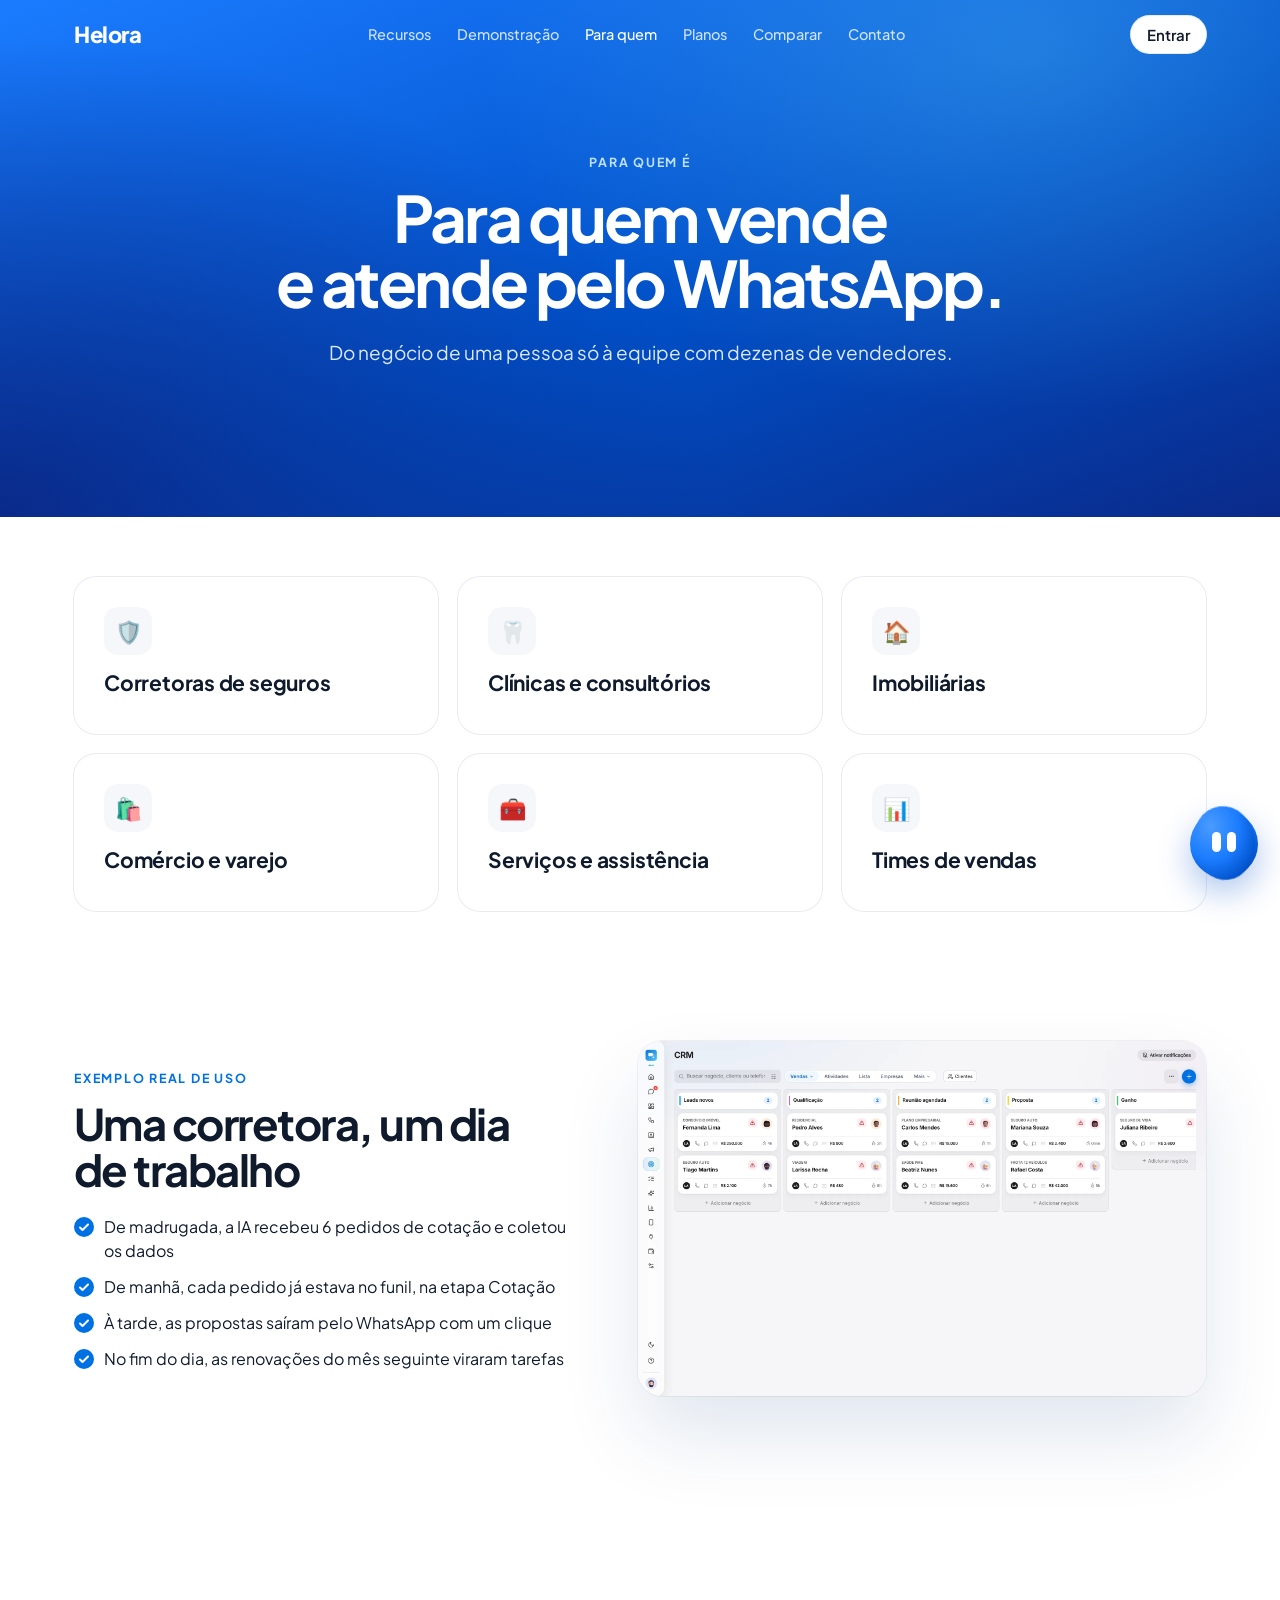
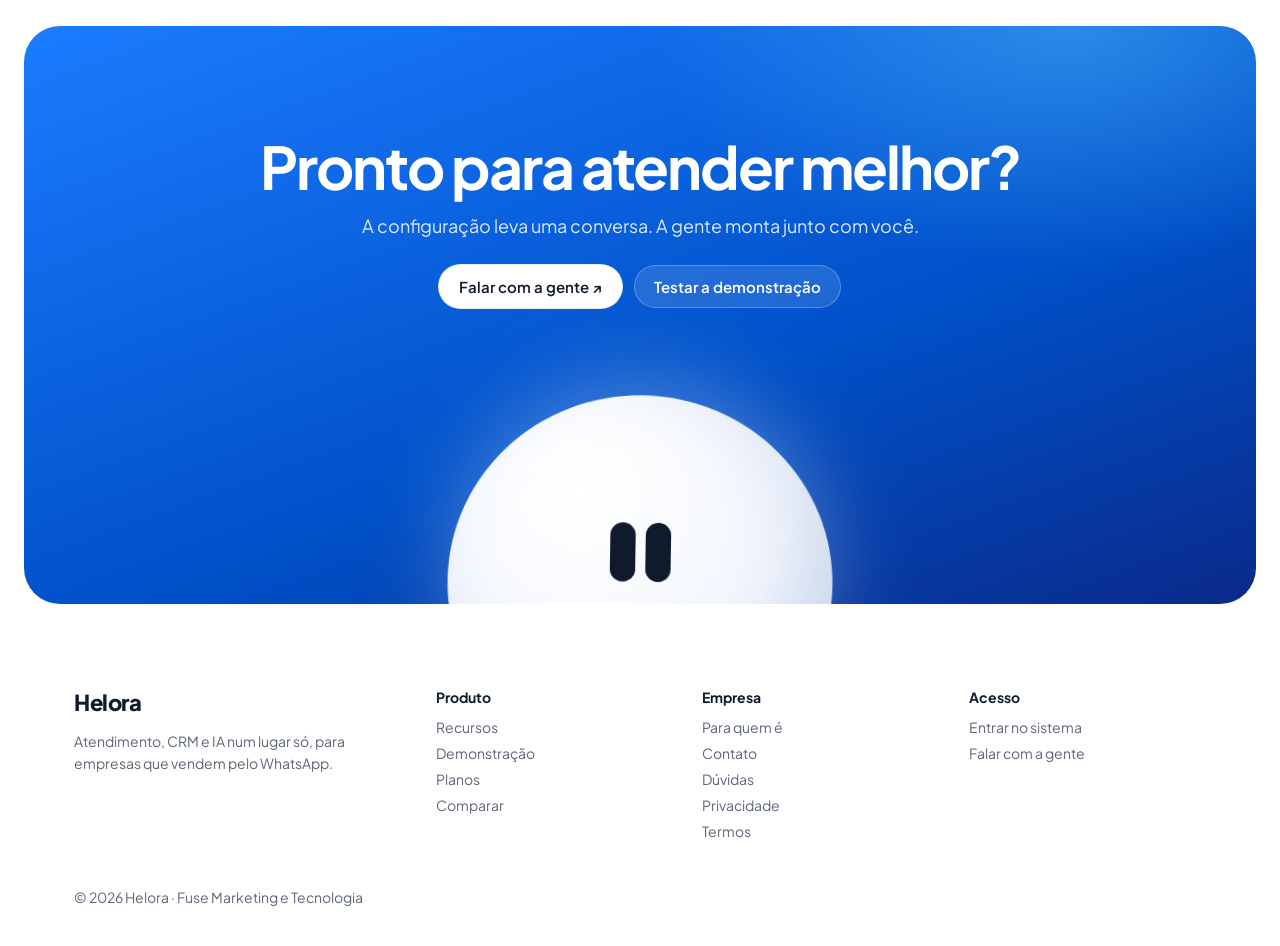
<file: segmentos.html>
<!doctype html>
<html lang="pt-BR">
<head>
<meta charset="utf-8">
<meta name="viewport" content="width=device-width, initial-scale=1">
<title>Para quem é · Helora</title>
<meta name="description" content="Helora para corretoras, clínicas, imobiliárias, comércio, serviços e times de vendas.">
<link rel="canonical" href="https://heloracrm.com.br/segmentos.html">
<meta name="robots" content="index,follow,max-image-preview:large">
<meta name="theme-color" content="#0071e3">
<meta property="og:type" content="website"><meta property="og:url" content="https://heloracrm.com.br/segmentos.html"><meta property="og:site_name" content="Helora"><meta property="og:locale" content="pt_BR">
<meta property="og:title" content="Para quem é · Helora"><meta property="og:description" content="Helora para corretoras, clínicas, imobiliárias, comércio, serviços e times de vendas.">
<meta property="og:image" content="https://heloracrm.com.br/assets/og.jpg"><meta property="og:image:width" content="1200"><meta property="og:image:height" content="630">
<meta name="twitter:card" content="summary_large_image">
<link rel="icon" href="assets/favicon.png?v=5"><link rel="apple-touch-icon" href="assets/helora-icon.png">

<!-- MEDIÇÃO: cole os IDs abaixo e publique. Vazio = nada é carregado. -->
<script>
window.HELORA_GA4="";      // Google Analytics 4, ex.: G-XXXXXXXXXX
window.HELORA_PIXEL="";    // Pixel da Meta, ex.: 123456789012345
(function(){var g=window.HELORA_GA4,f=window.HELORA_PIXEL;
window.dataLayer=window.dataLayer||[];window.gtag=function(){dataLayer.push(arguments)};
if(g){var s=document.createElement("script");s.async=1;s.src="https://www.googletagmanager.com/gtag/js?id="+g;document.head.appendChild(s);gtag("js",new Date());gtag("config",g)}
if(f){!function(f,b,e,v,n,t,s){if(f.fbq)return;n=f.fbq=function(){n.callMethod?n.callMethod.apply(n,arguments):n.queue.push(arguments)};if(!f._fbq)f._fbq=n;n.push=n;n.loaded=!0;n.version="2.0";n.queue=[];t=b.createElement(e);t.async=!0;t.src=v;s=b.getElementsByTagName(e)[0];s.parentNode.insertBefore(t,s)}(window,document,"script","https://connect.facebook.net/en_US/fbevents.js");fbq("init",f);fbq("track","PageView")}
window.heloraTrack=function(ev,p){try{if(g)gtag("event",ev,p||{});if(f&&window.fbq){var m={generate_lead:"Lead",contact:"Contact",view_demo:"ViewContent"}[ev];m?fbq("track",m,p||{}):fbq("trackCustom",ev,p||{})}}catch(e){}};
document.addEventListener("click",function(e){var a=e.target.closest("a");if(!a)return;var h=a.getAttribute("href")||"";if(h=="#contato")heloraTrack("contact",{local:a.textContent.trim().slice(0,40)});else if(h=="#video")heloraTrack("view_demo");else if(h.indexOf("app1.")>-1)heloraTrack("login_click")});
})();
</script>
<link rel="preconnect" href="https://fonts.googleapis.com">
<link href="https://fonts.googleapis.com/css2?family=Plus+Jakarta+Sans:wght@400;500;600;700;800&display=swap" rel="stylesheet">
<link rel="stylesheet" href="assets/site.css?v=2">
<script src="assets/favicon-blink.js?v=3" defer></script>
</head>
<body>
<nav class="nav dark"><div class="w">
<a class="logo" href="index.html">Helora</a>
<button class="burger" aria-label="Menu">☰</button>
<ul><li><a href="recursos.html">Recursos</a></li><li><a href="demonstracao.html">Demonstração</a></li><li><a href="segmentos.html">Para quem</a></li><li><a href="planos.html">Planos</a></li><li><a href="comparar.html">Comparar</a></li><li><a href="contato.html">Contato</a></li></ul>
<a class="btn bw nb" href="https://app1.heloracrm.com.br">Entrar</a>
</div></nav>

<header class="hero page-hero"><span class="k rv" style="color:#bfe0ff">Para quem é</span><h1 class="rv" style="margin-top:14px">Para quem vende<br>e atende pelo WhatsApp.</h1><p class="sub rv">Do negócio de uma pessoa só à equipe com dezenas de vendedores.</p></header>
<section class="sec" style="padding-top:60px"><div class="w"><div class="cards" style="margin-top:0"><div class="card rv"><div class="ic">🛡️</div><h3>Corretoras de seguros</h3></div><div class="card rv"><div class="ic">🦷</div><h3>Clínicas e consultórios</h3></div><div class="card rv"><div class="ic">🏠</div><h3>Imobiliárias</h3></div><div class="card rv"><div class="ic">🛍️</div><h3>Comércio e varejo</h3></div><div class="card rv"><div class="ic">🧰</div><h3>Serviços e assistência</h3></div><div class="card rv"><div class="ic">📊</div><h3>Times de vendas</h3></div></div>
<div class="split" style="margin-top:60px"><div class="txt rv"><span class="k">Exemplo real de uso</span><h2 class="h2" style="font-size:clamp(28px,3.4vw,44px)">Uma corretora, um dia de trabalho</h2><ul><li>De madrugada, a IA recebeu 6 pedidos de cotação e coletou os dados</li><li>De manhã, cada pedido já estava no funil, na etapa Cotação</li><li>À tarde, as propostas saíram pelo WhatsApp com um clique</li><li>No fim do dia, as renovações do mês seguinte viraram tarefas</li></ul></div><div class="rv"><div class="frame"><img src="assets/shot-crm.webp" alt="" loading="lazy" width="1960" height="1225"></div></div></div>
</div></section><section class="final rv"><h2>Pronto para atender melhor?</h2><p>A configuração leva uma conversa. A gente monta junto com você.</p><div class="ctas" style="display:flex;gap:12px;justify-content:center;flex-wrap:wrap"><a class="btn bw" href="contato.html">Falar com a gente ↗</a><a class="btn ghost" href="demonstracao.html">Testar a demonstração</a></div><div class="mwrap"><div class="mascot" data-orb="end"><div class="orb-body" style="position:absolute;inset:0"><div class="ball"></div><div class="eyes"><i class="eye" data-eye="l"></i><i class="eye" data-eye="r"></i></div></div></div></div></section>
<footer><div class="w">
<div><div class="logo">Helora</div><p style="max-width:280px;line-height:1.6">Atendimento, CRM e IA num lugar só, para empresas que vendem pelo WhatsApp.</p></div>
<div><b>Produto</b><a href="recursos.html">Recursos</a><a href="demonstracao.html">Demonstração</a><a href="planos.html">Planos</a><a href="comparar.html">Comparar</a></div>
<div><b>Empresa</b><a href="segmentos.html">Para quem é</a><a href="contato.html">Contato</a><a href="index.html#duvidas">Dúvidas</a><a href="privacidade.html">Privacidade</a><a href="termos.html">Termos</a></div>
<div><b>Acesso</b><a href="https://app1.heloracrm.com.br">Entrar no sistema</a><a href="contato.html">Falar com a gente</a></div>
</div><div class="w" style="display:block;margin-top:40px">© <span id="y"></span> Helora · Fuse Marketing e Tecnologia</div></footer>
<script src="assets/mascot.js?v=1" defer></script>
<script src="assets/site.js?v=3" defer></script>
<script src="assets/helora-chat.js?v=4" defer></script>
</body></html>
</file>
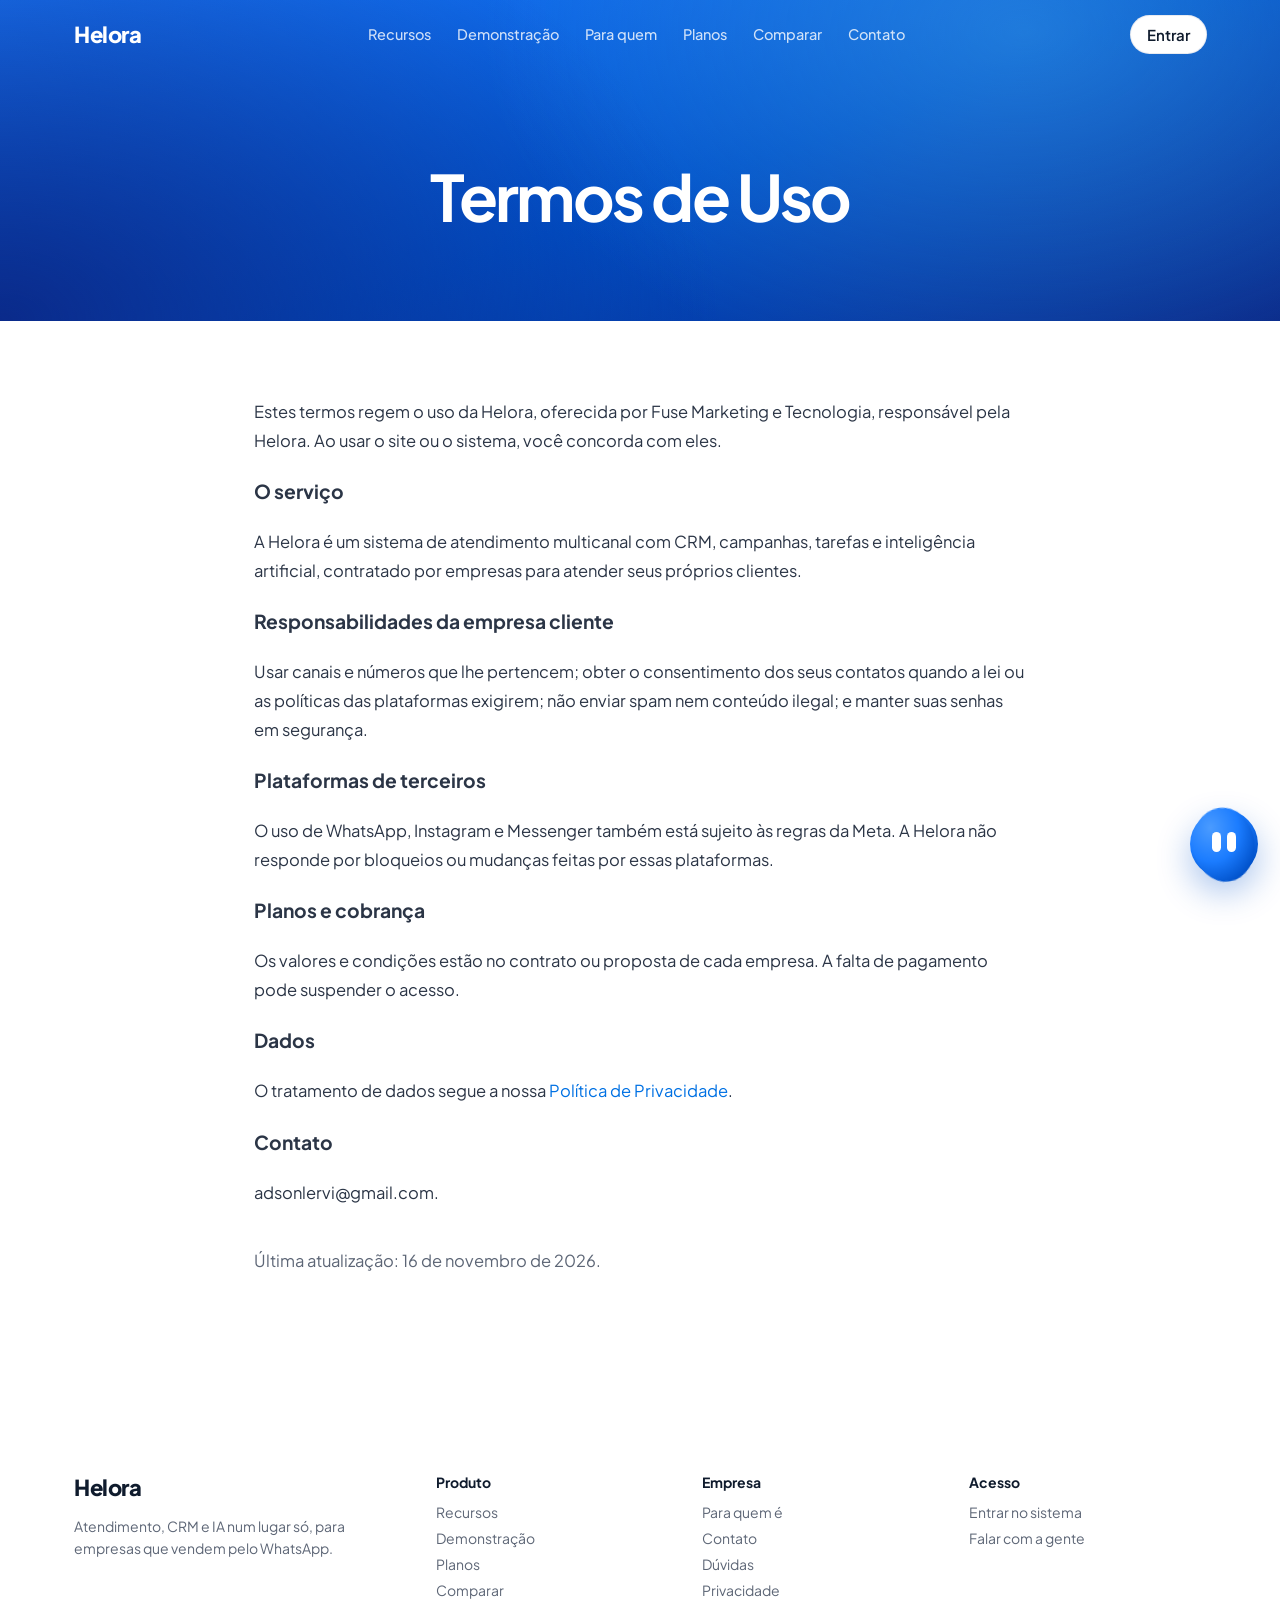
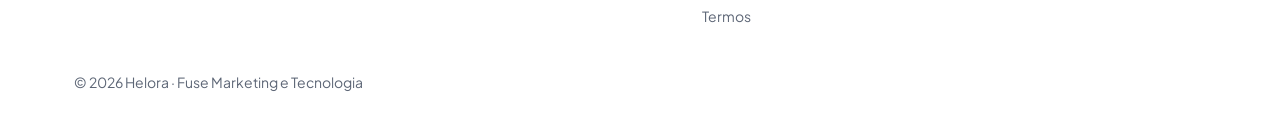
<file: termos.html>
<!doctype html>
<html lang="pt-BR">
<head>
<meta charset="utf-8">
<meta name="viewport" content="width=device-width, initial-scale=1">
<title>Termos de Uso · Helora</title>
<meta name="description" content="Termos de Uso da Helora.">
<link rel="canonical" href="https://heloracrm.com.br/termos.html">
<meta name="robots" content="index,follow,max-image-preview:large">
<meta name="theme-color" content="#0071e3">
<meta property="og:type" content="website"><meta property="og:url" content="https://heloracrm.com.br/termos.html"><meta property="og:site_name" content="Helora"><meta property="og:locale" content="pt_BR">
<meta property="og:title" content="Termos de Uso · Helora"><meta property="og:description" content="Termos de Uso da Helora.">
<meta property="og:image" content="https://heloracrm.com.br/assets/og.jpg"><meta property="og:image:width" content="1200"><meta property="og:image:height" content="630">
<meta name="twitter:card" content="summary_large_image">
<link rel="icon" href="assets/favicon.png?v=5"><link rel="apple-touch-icon" href="assets/helora-icon.png">

<!-- MEDIÇÃO: cole os IDs abaixo e publique. Vazio = nada é carregado. -->
<script>
window.HELORA_GA4="";      // Google Analytics 4, ex.: G-XXXXXXXXXX
window.HELORA_PIXEL="";    // Pixel da Meta, ex.: 123456789012345
(function(){var g=window.HELORA_GA4,f=window.HELORA_PIXEL;
window.dataLayer=window.dataLayer||[];window.gtag=function(){dataLayer.push(arguments)};
if(g){var s=document.createElement("script");s.async=1;s.src="https://www.googletagmanager.com/gtag/js?id="+g;document.head.appendChild(s);gtag("js",new Date());gtag("config",g)}
if(f){!function(f,b,e,v,n,t,s){if(f.fbq)return;n=f.fbq=function(){n.callMethod?n.callMethod.apply(n,arguments):n.queue.push(arguments)};if(!f._fbq)f._fbq=n;n.push=n;n.loaded=!0;n.version="2.0";n.queue=[];t=b.createElement(e);t.async=!0;t.src=v;s=b.getElementsByTagName(e)[0];s.parentNode.insertBefore(t,s)}(window,document,"script","https://connect.facebook.net/en_US/fbevents.js");fbq("init",f);fbq("track","PageView")}
window.heloraTrack=function(ev,p){try{if(g)gtag("event",ev,p||{});if(f&&window.fbq){var m={generate_lead:"Lead",contact:"Contact",view_demo:"ViewContent"}[ev];m?fbq("track",m,p||{}):fbq("trackCustom",ev,p||{})}}catch(e){}};
document.addEventListener("click",function(e){var a=e.target.closest("a");if(!a)return;var h=a.getAttribute("href")||"";if(h=="#contato")heloraTrack("contact",{local:a.textContent.trim().slice(0,40)});else if(h=="#video")heloraTrack("view_demo");else if(h.indexOf("app1.")>-1)heloraTrack("login_click")});
})();
</script>
<link rel="preconnect" href="https://fonts.googleapis.com">
<link href="https://fonts.googleapis.com/css2?family=Plus+Jakarta+Sans:wght@400;500;600;700;800&display=swap" rel="stylesheet">
<link rel="stylesheet" href="assets/site.css?v=2">
<script src="assets/favicon-blink.js?v=3" defer></script>
</head>
<body>
<nav class="nav dark"><div class="w">
<a class="logo" href="index.html">Helora</a>
<button class="burger" aria-label="Menu">☰</button>
<ul><li><a href="recursos.html">Recursos</a></li><li><a href="demonstracao.html">Demonstração</a></li><li><a href="segmentos.html">Para quem</a></li><li><a href="planos.html">Planos</a></li><li><a href="comparar.html">Comparar</a></li><li><a href="contato.html">Contato</a></li></ul>
<a class="btn bw nb" href="https://app1.heloracrm.com.br">Entrar</a>
</div></nav>
<header class="hero page-hero" style="padding-bottom:70px"><h1 style="margin-top:14px">Termos de Uso</h1></header><section class="sec" style="padding-top:60px"><div class="w" style="max-width:820px;line-height:1.75;font-size:16.5px;color:#2b3546">
<p>Estes termos regem o uso da Helora, oferecida por Fuse Marketing e Tecnologia, responsável pela Helora. Ao usar o site ou o sistema, você concorda com eles.</p>
<h3>O serviço</h3><p>A Helora é um sistema de atendimento multicanal com CRM, campanhas, tarefas e inteligência artificial, contratado por empresas para atender seus próprios clientes.</p>
<h3>Responsabilidades da empresa cliente</h3><p>Usar canais e números que lhe pertencem; obter o consentimento dos seus contatos quando a lei ou as políticas das plataformas exigirem; não enviar spam nem conteúdo ilegal; e manter suas senhas em segurança.</p>
<h3>Plataformas de terceiros</h3><p>O uso de WhatsApp, Instagram e Messenger também está sujeito às regras da Meta. A Helora não responde por bloqueios ou mudanças feitas por essas plataformas.</p>
<h3>Planos e cobrança</h3><p>Os valores e condições estão no contrato ou proposta de cada empresa. A falta de pagamento pode suspender o acesso.</p>
<h3>Dados</h3><p>O tratamento de dados segue a nossa <a href="privacidade.html" style="color:#0071e3">Política de Privacidade</a>.</p>
<h3>Contato</h3><p>adsonlervi@gmail.com.</p><p style="color:#5d6676;margin-top:40px">Última atualização: 16 de novembro de 2026.</p></div></section>
<footer><div class="w">
<div><div class="logo">Helora</div><p style="max-width:280px;line-height:1.6">Atendimento, CRM e IA num lugar só, para empresas que vendem pelo WhatsApp.</p></div>
<div><b>Produto</b><a href="recursos.html">Recursos</a><a href="demonstracao.html">Demonstração</a><a href="planos.html">Planos</a><a href="comparar.html">Comparar</a></div>
<div><b>Empresa</b><a href="segmentos.html">Para quem é</a><a href="contato.html">Contato</a><a href="index.html#duvidas">Dúvidas</a><a href="privacidade.html">Privacidade</a><a href="termos.html">Termos</a></div>
<div><b>Acesso</b><a href="https://app1.heloracrm.com.br">Entrar no sistema</a><a href="contato.html">Falar com a gente</a></div>
</div><div class="w" style="display:block;margin-top:40px">© <span id="y"></span> Helora · Fuse Marketing e Tecnologia</div></footer>
<script src="assets/mascot.js?v=1" defer></script>
<script src="assets/site.js?v=3" defer></script>
<script src="assets/helora-chat.js?v=4" defer></script>
</body></html>
</file>
<file: assets/site.css>
:root{--ink:#0f1b2d;--mute:#5d6676;--line:#e8ebf1;--soft:#f5f7fb;--b:#0071e3;--b2:#5ac8fa;--g:#34c759;--r:22px}
*{box-sizing:border-box}html{scroll-behavior:smooth}
body{margin:0;font-family:"Plus Jakarta Sans",system-ui,sans-serif;color:var(--ink);background:#fff;-webkit-font-smoothing:antialiased}
a{color:inherit;text-decoration:none}img{display:block;max-width:100%}
.w{max-width:1180px;margin:0 auto;padding:0 24px}
.grad{background:linear-gradient(90deg,var(--b),var(--b2));-webkit-background-clip:text;background-clip:text;color:transparent}

/* nav */
.nav{position:fixed;top:0;left:0;right:0;z-index:50;transition:background .3s,box-shadow .3s}
.nav.solid{background:rgba(255,255,255,.86);backdrop-filter:blur(14px);box-shadow:0 1px 0 var(--line)}
.nav .w{display:flex;align-items:center;gap:28px;height:68px}
.nav .logo{font-weight:800;font-size:22px;letter-spacing:-.5px;display:flex;align-items:center;gap:10px}
.nav .logo svg{width:30px;height:30px}
.nav ul{display:flex;gap:26px;list-style:none;margin:0 auto;padding:0;font-size:14.5px;font-weight:500}
.nav ul a{opacity:.8}.nav ul a:hover,.nav ul a.on{opacity:1}
.nav.dark:not(.solid){color:#fff}
.btn{display:inline-flex;align-items:center;gap:8px;padding:12px 20px;border-radius:999px;font-weight:600;font-size:15px;border:0;cursor:pointer;font-family:inherit;transition:transform .2s,box-shadow .2s}
.btn:hover{transform:translateY(-1px)}
.bp{background:var(--ink);color:#fff}.bw{background:#fff;color:var(--ink);box-shadow:0 0 0 1px var(--line)}
.bb{background:var(--b);color:#fff;box-shadow:0 10px 30px #0071e340}
.nav .bw{padding:9px 16px}
.burger{display:none;background:none;border:0;font-size:24px;margin-left:auto;color:inherit}
@media(max-width:900px){.nav ul{display:none;position:absolute;top:68px;left:0;right:0;background:#fff;color:var(--ink);flex-direction:column;padding:16px 24px;gap:16px;box-shadow:0 10px 30px #0002}.nav ul.open{display:flex}.burger{display:block}.nav .nb{display:none}}

/* hero with mascot */
.hero{position:relative;min-height:100vh;overflow:hidden;color:#fff;text-align:center;padding:150px 24px 0;
 background:radial-gradient(900px 600px at 80% 10%,#5ac8fa55,transparent 60%),radial-gradient(1200px 800px at 0% 100%,#0a2a8a,transparent 60%),linear-gradient(160deg,#1b7cff,#0050c8 55%,#0a2a8a)}
.hero h1{font-size:clamp(40px,6.4vw,84px);line-height:1.02;letter-spacing:-.04em;margin:0 auto 22px;max-width:980px;font-weight:700}
.hero p.sub{font-size:clamp(16px,1.6vw,19px);line-height:1.55;max-width:640px;margin:0 auto 30px;color:#dbe9ff}
.hero .ctas{display:flex;gap:12px;justify-content:center;flex-wrap:wrap}
.hero .bw{box-shadow:none}.ghost{background:#ffffff1f;color:#fff;box-shadow:inset 0 0 0 1px #ffffff40}
.page-hero{min-height:auto;padding:150px 24px 120px}
.page-hero h1{font-size:clamp(36px,5vw,64px)}

.mwrap{position:relative;height:min(52vw,520px);margin-top:50px}
.mascot{position:absolute;left:50%;bottom:-40%;width:min(64vw,640px);aspect-ratio:1;transform:translateX(-50%);will-change:transform}
.mascot .ball{position:absolute;inset:0;border-radius:50%;background:radial-gradient(circle at 34% 26%,#fff 0,#f2f6fd 55%,#cddaee 100%);box-shadow:0 -20px 80px #ffffff40,inset -30px -40px 80px #9fb7da55}
.mascot .eyes{position:absolute;left:50%;top:34%;display:flex;gap:9%;width:30%;justify-content:center;transform:translate(-50%,0);transition:transform .25s ease-out}
.mascot .eye{width:22%;aspect-ratio:.42;background:#0f1b2d;border-radius:99px;transition:transform .09s;transform-origin:50% 50%}
.mascot.blink .eye{transform:scaleY(.08)}
.orbit{position:absolute;left:50%;top:58%;border:1px solid #ffffff38;border-radius:50%;transform:translate(-50%,-50%) rotate(-8deg);pointer-events:none}
.ribbons{position:absolute;inset:-20%;pointer-events:none;opacity:0;transition:opacity .6s}
.ribbons.on{opacity:1}
.ribbons path{fill:none;stroke-width:9;stroke-linecap:round;stroke-dasharray:420 1400;animation:rib 3.2s ease-in-out infinite}
@keyframes rib{from{stroke-dashoffset:1400}to{stroke-dashoffset:-400}}

/* sections */
section{position:relative}
.sec{padding:120px 0}
.k{display:inline-block;font-size:12.5px;font-weight:700;letter-spacing:.14em;text-transform:uppercase;color:var(--b)}
.h2{font-size:clamp(32px,4.4vw,56px);line-height:1.05;letter-spacing:-.035em;margin:14px 0 18px;font-weight:700}
.lead{font-size:18px;color:var(--mute);line-height:1.6;max-width:640px}
.center{text-align:center}.center .lead{margin:0 auto}

.logos{padding:46px 0;border-bottom:1px solid var(--line)}
.logos .w{display:flex;gap:44px;align-items:center;justify-content:center;flex-wrap:wrap;color:var(--mute);font-size:14px}
.logos b{display:inline-flex;align-items:center;gap:8px;color:var(--ink);font-weight:600}
.logos i{width:22px;height:22px;border-radius:7px;display:inline-block}

/* feature list like fivebot */
.feats{margin-top:60px;border-top:1px solid var(--line)}
.feat{display:grid;grid-template-columns:1fr 1.25fr auto;gap:40px;align-items:center;padding:34px 6px;border-bottom:1px solid var(--line);transition:background .3s,padding .3s}
.feat:hover{background:var(--soft);padding-left:20px;padding-right:20px}
.feat h3{font-size:clamp(22px,2.4vw,30px);letter-spacing:-.02em;margin:0;font-weight:700}
.feat p{margin:0;color:var(--mute);line-height:1.6;font-size:16px}
.feat .go{font-size:12.5px;font-weight:700;letter-spacing:.12em;color:var(--b);white-space:nowrap}
.feat .ic{width:46px;height:46px;border-radius:14px;display:grid;place-items:center;margin-bottom:14px;background:var(--soft);font-size:22px}
@media(max-width:860px){.feat{grid-template-columns:1fr;gap:12px}}

/* stats */
.stats{display:grid;grid-template-columns:repeat(3,1fr);gap:24px;margin-top:50px}
.stat{padding:34px;border-radius:var(--r);background:var(--soft)}
.stat b{display:block;font-size:clamp(48px,6vw,80px);letter-spacing:-.04em;line-height:1}
.stat span{color:var(--mute);display:block;margin-top:10px;font-size:16px}
@media(max-width:800px){.stats{grid-template-columns:1fr}}

/* split blocks */
.split{display:grid;grid-template-columns:1fr 1.15fr;gap:70px;align-items:center;padding:70px 0}
.split.rev{grid-template-columns:1.15fr 1fr}.split.rev .txt{order:2}
.frame{border-radius:24px;overflow:hidden;box-shadow:0 40px 80px #0b3b7a1f,0 0 0 1px #0000000d;background:#fff}
.chip{position:absolute;background:#fff;border-radius:14px;padding:10px 14px;box-shadow:0 14px 34px #0b3b7a2a;font-weight:600;font-size:14px;display:flex;gap:8px;align-items:center;animation:flt 5s ease-in-out infinite}
@keyframes flt{0%,100%{transform:translateY(0)}50%{transform:translateY(-8px)}}
.txt ul{list-style:none;padding:0;margin:22px 0 0;display:grid;gap:12px}
.txt li{display:flex;gap:10px;color:var(--ink);font-size:16px;line-height:1.5}
.txt li:before{content:"";flex:none;width:20px;height:20px;margin-top:2px;border-radius:50%;background:var(--b) url("data:image/svg+xml,%3Csvg xmlns='http://www.w3.org/2000/svg' viewBox='0 0 20 20'%3E%3Cpath d='M6 10.5l2.5 2.5L14 7.5' fill='none' stroke='white' stroke-width='2' stroke-linecap='round' stroke-linejoin='round'/%3E%3C/svg%3E")}
@media(max-width:900px){.split,.split.rev{grid-template-columns:1fr;gap:34px}.split.rev .txt{order:0}}

/* cards grid */
.cards{display:grid;grid-template-columns:repeat(3,1fr);gap:20px;margin-top:50px}
.card{border-radius:var(--r);padding:30px;background:#fff;box-shadow:0 0 0 1px var(--line);transition:transform .25s,box-shadow .25s}
.card:hover{transform:translateY(-4px);box-shadow:0 0 0 1px var(--line),0 24px 50px #0b3b7a14}
.card h3{font-size:21px;margin:14px 0 8px;letter-spacing:-.01em}.card p{color:var(--mute);line-height:1.6;margin:0}
.card .ic{width:48px;height:48px;border-radius:14px;display:grid;place-items:center;font-size:22px;background:var(--soft)}
@media(max-width:900px){.cards{grid-template-columns:1fr}}

/* pricing */
.plans{display:grid;grid-template-columns:repeat(3,1fr);gap:20px;margin-top:50px;align-items:stretch}
.plan{border-radius:26px;padding:34px;box-shadow:0 0 0 1px var(--line);display:flex;flex-direction:column;background:#fff}
.plan.hot{box-shadow:0 0 0 2px var(--b),0 30px 60px #0071e322;position:relative}
.plan.hot:before{content:"Mais escolhido";position:absolute;top:-13px;left:34px;background:var(--b);color:#fff;font-size:12px;font-weight:700;padding:5px 12px;border-radius:99px}
.plan h3{margin:0;font-size:22px}.plan .pr{font-size:44px;font-weight:800;letter-spacing:-.03em;margin:18px 0 4px}.plan .pr small{font-size:15px;color:var(--mute);font-weight:500}
.plan .ds{color:var(--mute);margin:0 0 20px;line-height:1.5}
.plan ul{list-style:none;padding:0;margin:0 0 26px;display:grid;gap:10px;font-size:15px}.plan li:before{content:"✓  ";color:var(--b);font-weight:800}
.plan .btn{margin-top:auto;justify-content:center}
@media(max-width:900px){.plans{grid-template-columns:1fr}}

/* compare table */
.cmp{width:100%;border-collapse:collapse;margin-top:44px;font-size:15.5px}
.cmp th,.cmp td{padding:18px 16px;border-bottom:1px solid var(--line);text-align:center}
.cmp th:first-child,.cmp td:first-child{text-align:left}
.cmp thead th{font-size:14px;color:var(--mute);font-weight:600}
.cmp thead th.us{color:var(--b);font-size:16px}
.cmp td.us{background:#f2f8ff;font-weight:700}
.y{color:var(--g);font-weight:800}.n{color:#c4c9d3}
.tw{overflow-x:auto}

/* demo playground */
.pg{display:grid;grid-template-columns:320px 1fr;gap:30px;margin-top:40px}
.pg .qs{display:grid;gap:10px;align-content:start}
.pg .q{text-align:left;padding:14px 16px;border-radius:14px;border:1px solid var(--line);background:#fff;font:inherit;font-size:15px;cursor:pointer;transition:.2s}
.pg .q:hover,.pg .q.on{border-color:var(--b);background:#f2f8ff}
.phone{border-radius:28px;box-shadow:0 0 0 1px var(--line),0 30px 70px #0b3b7a1a;background:#fff;display:flex;flex-direction:column;height:560px;overflow:hidden}
.phone .top{display:flex;align-items:center;gap:12px;padding:16px 20px;border-bottom:1px solid var(--line)}
.phone .top svg{width:38px;height:38px}
.phone .msgs{flex:1;overflow:auto;padding:20px;display:flex;flex-direction:column;gap:10px;background:var(--soft)}
.bub{max-width:78%;padding:11px 14px;border-radius:16px;font-size:15px;line-height:1.45;animation:pop .35s ease}
.bub.c{background:#fff;align-self:flex-start;box-shadow:0 1px 2px #0001}
.bub.h{background:#e4eeff;align-self:flex-end}.bub.h small{display:block;color:var(--b);font-weight:700;font-size:11.5px;margin-bottom:3px}
.bub.s{align-self:center;background:#fff;color:var(--b);font-size:12.5px;border-radius:99px;padding:6px 12px;font-weight:600}
.typing{align-self:flex-end;background:#e4eeff;border-radius:16px;padding:12px 16px;display:flex;gap:4px}.typing i{width:7px;height:7px;border-radius:50%;background:#7aa7e6;animation:tp 1s infinite}.typing i:nth-child(2){animation-delay:.15s}.typing i:nth-child(3){animation-delay:.3s}
@keyframes tp{0%,100%{opacity:.3}50%{opacity:1}}@keyframes pop{from{opacity:0;transform:translateY(8px)}}
.phone form{display:flex;gap:10px;padding:14px;border-top:1px solid var(--line)}
.phone input{flex:1;border:1px solid var(--line);border-radius:99px;padding:12px 16px;font:inherit}
@media(max-width:900px){.pg{grid-template-columns:1fr}}

/* contact */
.lf{display:grid;gap:12px;max-width:560px}
.lf .two{display:grid;grid-template-columns:1fr 1fr;gap:12px}
.lf input,.lf select,.lf textarea{width:100%;padding:15px 16px;border-radius:14px;border:1px solid var(--line);font:inherit;font-size:15px;background:#fff}
.lf .err{color:#d93025;display:none;margin:0}.lf .ok{display:none;padding:20px;border-radius:14px;background:#eaf8ee}
@media(max-width:600px){.lf .two{grid-template-columns:1fr}}

/* faq */
.faq{max-width:820px;margin:44px auto 0}
.faq details{border-bottom:1px solid var(--line);padding:22px 4px}
.faq summary{cursor:pointer;font-size:18px;font-weight:600;list-style:none;display:flex;justify-content:space-between;gap:20px}
.faq summary:after{content:"+";color:var(--b);font-size:24px;line-height:1;transition:transform .2s}.faq details[open] summary:after{transform:rotate(45deg)}
.faq p{color:var(--mute);line-height:1.65;margin:14px 0 0}

/* final cta */
.final{margin:40px 24px 24px;border-radius:36px;overflow:hidden;color:#fff;text-align:center;padding:110px 24px 0;position:relative;
 background:radial-gradient(700px 400px at 85% 0,#5ac8fa66,transparent 60%),linear-gradient(160deg,#1b7cff,#0050c8 60%,#0a2a8a)}
.final h2{font-size:clamp(32px,4.6vw,60px);letter-spacing:-.035em;line-height:1.05;margin:0 auto 16px;max-width:820px}
.final p{color:#dbe9ff;font-size:18px;margin:0 0 28px}
.final .mwrap{height:260px;margin-top:40px}.final .mascot{width:420px;bottom:-62%}

footer{padding:60px 0 40px;color:var(--mute);font-size:14px}
footer .w{display:grid;grid-template-columns:1.4fr repeat(3,1fr);gap:30px}
footer b{color:var(--ink);display:block;margin-bottom:12px}footer a{display:block;margin:8px 0}
footer .logo{font-weight:800;font-size:22px;color:var(--ink);letter-spacing:-.5px}
@media(max-width:800px){footer .w{grid-template-columns:1fr 1fr}}

.rv{opacity:0;transform:translateY(28px);transition:opacity .8s ease,transform .8s cubic-bezier(.2,.7,.2,1)}
.rv.in{opacity:1;transform:none}
@media(prefers-reduced-motion:reduce){.rv{opacity:1;transform:none}.ribbons path,.chip{animation:none}}
.frame img{width:100%;height:auto}
.say{position:absolute;left:62%;top:-4%;z-index:3;background:#fff;color:#0f1b2d;border-radius:20px 20px 20px 6px;padding:12px 16px;font-weight:600;font-size:clamp(13px,1.4vw,16px);box-shadow:0 18px 40px #0b3b7a40;white-space:nowrap;opacity:0;transform:translateY(8px) scale(.95);transition:.35s}
.say.on{opacity:1;transform:none}
.say:after{content:"▍";color:#0071e3;animation:tp 1s infinite;margin-left:1px}
.say.done:after{content:""}
@media(max-width:700px){.say{left:50%;top:-14%;transform:translateX(-50%)}.say.on{transform:translateX(-50%)}}
/* expressões do olhar */
.mascot .eye,.hc-btn .e{transition:transform .18s ease,height .18s ease,border-radius .18s ease,margin .18s ease}
.x-squint .eye,.x-squint .e{transform:scaleY(.45)}
.x-wide .eye,.x-wide .e{transform:scale(1.25)}
.x-happy .eye,.x-happy .e{transform:scaleY(.35) translateY(-40%);border-radius:99px 99px 30% 30%}
.x-sleepy .eye,.x-sleepy .e{transform:scaleY(.18) translateY(80%)}
.x-tl .eyes{rotate:-14deg}.x-tr .eyes{rotate:14deg}
.x-tl .e,.x-tr .e{}
.hc-btn.x-tl{rotate:-10deg}.hc-btn.x-tr{rotate:10deg}
.x-cross .eye:first-child,.x-cross .e.a{translate:40% 0}.x-cross .eye:last-child,.x-cross .e.b{translate:-40% 0}
.x-wink .eye:last-child,.x-wink .e.b{transform:scaleY(.1)}
.mascot .eyes{transition:transform .25s ease-out,rotate .3s ease}
.hc-btn{transition:left .8s cubic-bezier(.5,0,.3,1),top .8s cubic-bezier(.5,0,.3,1),transform .25s,rotate .3s}
.hc-btn.hop{animation:hop .8s ease}
@keyframes hop{0%{transform:translateY(0) scale(1,1)}15%{transform:translateY(4px) scale(1.12,.86)}50%{transform:translateY(-46px) scale(.94,1.06)}85%{transform:translateY(2px) scale(1.1,.88)}100%{transform:none}}
/* cards de funcionalidade com animação (pouco texto) */
.fx{display:grid;grid-template-columns:repeat(3,1fr);gap:18px;margin-top:46px}
.fx a{border-radius:24px;background:var(--soft);padding:18px 18px 22px;display:flex;flex-direction:column;gap:14px;transition:transform .25s,box-shadow .25s}
.fx a:hover{transform:translateY(-4px);box-shadow:0 24px 50px #0b3b7a18}
.fx .vis{height:190px;border-radius:16px;background:#fff;position:relative;overflow:hidden;box-shadow:0 0 0 1px var(--line)}
.fx h3{margin:0;font-size:19px;letter-spacing:-.01em}.fx small{color:var(--mute);font-size:14px;margin-top:-8px}
@media(max-width:900px){.fx{grid-template-columns:1fr}}
.v-b{position:absolute;max-width:72%;padding:8px 11px;border-radius:13px;font-size:12.5px;line-height:1.35;opacity:0;animation:vb 6s infinite}
.v-c{left:12px;background:#f1f3f6}.v-h{right:12px;background:#e4eeff}.v-h b{display:block;color:#0071e3;font-size:10.5px}
@keyframes vb{0%,5%{opacity:0;transform:translateY(8px)}12%,88%{opacity:1;transform:none}100%{opacity:0}}
.v-ch{position:absolute;width:34px;height:34px;border-radius:10px;left:18px;color:#fff;font:700 11px/34px inherit;text-align:center}
.v-dot{position:absolute;left:58px;width:10px;height:10px;border-radius:50%;animation:vd 2.4s infinite}
@keyframes vd{0%{transform:translateX(0);opacity:0}15%{opacity:1}80%{opacity:1}100%{transform:translateX(150px);opacity:0}}
.v-box{position:absolute;right:18px;top:50%;width:74px;height:74px;margin-top:-37px;border-radius:20px;background:linear-gradient(160deg,#1b7cff,#0050c8 55%,#0a2a8a);display:grid;place-items:center}
.v-col{position:absolute;top:14px;bottom:14px;width:30%;border-radius:10px;background:#f4f6fa;padding:22px 6px 6px;font-size:10px;color:#8a93a3}
.v-col span{position:absolute;top:6px;left:8px;font-weight:700}
.v-card{position:absolute;top:44px;left:calc(3% + 8px);width:calc(30% - 12px);height:46px;border-radius:9px;background:#fff;box-shadow:0 6px 16px #0b3b7a22;font-size:11px;padding:7px;font-weight:700;animation:vk 6s infinite cubic-bezier(.6,0,.3,1)}
.v-card i{display:block;font-style:normal;font-weight:500;color:#1a8f45;font-size:10.5px;margin-top:3px}
@keyframes vk{0%,15%{transform:translateX(0)}35%,50%{transform:translateX(108%) rotate(-3deg)}55%{transform:translateX(108%)}75%,100%{transform:translateX(216%)}}
.v-pill{position:absolute;left:50%;transform:translateX(-50%);padding:8px 14px;border-radius:99px;font-size:13px;font-weight:700;white-space:nowrap}
.v-bar{position:absolute;left:18px;right:18px;height:12px;border-radius:9px;background:#eef1f6;overflow:hidden}.v-bar i{display:block;height:100%;background:linear-gradient(90deg,#1b7cff,#0050c8);animation:vbar 5s infinite}
@keyframes vbar{0%{width:0}70%,100%{width:92%}}
.v-task{position:absolute;left:18px;right:18px;display:flex;gap:10px;align-items:center;font-size:13px;background:#f8f9fc;border-radius:10px;padding:9px 10px}
.v-task em{width:18px;height:18px;border-radius:50%;border:2px solid #c9d1de;flex:none;animation:vt 6s infinite}
@keyframes vt{0%,30%{background:#fff;border-color:#c9d1de}40%,100%{background:#34c759;border-color:#34c759}}
.v-node{position:absolute;padding:7px 11px;border-radius:10px;background:#fff;box-shadow:0 0 0 1px #e3e7ee;font-size:12px;font-weight:600}
.v-line{position:absolute;height:2px;background:#cfdcef}
.v-row{position:absolute;left:14px;right:14px;display:flex;gap:9px;align-items:center;font-size:12.5px;font-weight:600}
.v-row .av{width:26px;height:26px;border-radius:50%}.v-tag{margin-left:auto;font-size:10.5px;padding:3px 8px;border-radius:99px;opacity:0;animation:vb 6s infinite}
.v-ph{position:absolute;left:50%;top:14px;width:110px;height:220px;margin-left:-55px;border-radius:22px;background:#0f1b2d;padding:6px}.v-ph div{background:#fff;border-radius:17px;height:100%}
.v-nt{position:absolute;left:50%;top:30px;width:150px;margin-left:-75px;background:#fff;border-radius:12px;padding:8px 10px;font-size:11px;box-shadow:0 10px 24px #0003;animation:vn 4s infinite}
@keyframes vn{0%{transform:translateY(-60px);opacity:0}15%,75%{transform:none;opacity:1}100%{transform:translateY(-20px);opacity:0}}
/* mascote novo (física de mola) */
.mascot .eyes{transform:translate(-50%,0)!important;rotate:0deg!important}
.mascot .eye{transform-origin:50% 50%;transition:none!important}
.orb-body{will-change:transform}
.orb-intro .orb-body{animation:orbIn 1.1s cubic-bezier(.34,1.56,.64,1) both}
@keyframes orbIn{0%{scale:.15;opacity:0}60%{opacity:1}100%{scale:1}}
.orb-wake{position:absolute;left:50%;top:42%;width:0;height:0;z-index:2;pointer-events:none}
.orb-wake i{position:absolute;border-radius:50%;background:#fff;left:0;top:0;animation:wk 1.4s cubic-bezier(.2,.8,.3,1) forwards}
@keyframes wk{0%{transform:translate(-50%,-50%) scale(.4);opacity:1}70%{opacity:1}100%{transform:translate(calc(-50% + var(--x)),calc(-50% + var(--y))) scale(0);opacity:0}}

[data-orb] rect[data-eye]{transform-box:fill-box;transform-origin:center}
.hero .mascot{bottom:-22%}
.final .mascot{bottom:-40%}
/* bento: cards de tamanhos diferentes */
.fx{grid-template-columns:repeat(6,1fr)}
.fx a.s4{grid-column:span 4}.fx a.s3{grid-column:span 3}.fx a.s2{grid-column:span 2}
.fx a.tall .vis{height:280px}
.fx a.blue{background:linear-gradient(160deg,#1b7cff,#0050c8 55%,#0a2a8a);color:#fff}.fx a.blue small{color:#cfe0ff}.fx a.blue .vis{background:#ffffff14;box-shadow:inset 0 0 0 1px #ffffff26}
@media(max-width:900px){.fx{grid-template-columns:1fr}.fx a.s4,.fx a.s3,.fx a.s2{grid-column:auto}}
.v-ch{display:grid;place-items:center;font:700 11px "Plus Jakarta Sans",sans-serif;line-height:1}
.v-col{top:12px;bottom:12px}
.v-card{top:40px;left:calc(3% + 6px);width:calc(30% - 12px)}
@keyframes vk{0%,15%{transform:translateX(0)}35%,50%{transform:translateX(calc(106% + 12px)) rotate(-3deg)}55%{transform:translateX(calc(106% + 12px))}75%,100%{transform:translateX(calc(212% + 24px))}}
.v-ph{top:auto;bottom:-60px;height:240px}
.v-nt{top:26px}
.v-orb{position:absolute;right:22px;top:50%;width:80px;height:80px;margin-top:-40px;border-radius:50%;background:radial-gradient(circle at 32% 25%,#4a9bff,#1b7cff 45%,#0050c8 80%,#0a2a8a);box-shadow:0 12px 30px #0050c855}
.v-orb i{position:absolute;top:22px;width:11px;height:25px;border-radius:9px;background:#fff}.v-orb i:first-child{left:24px}.v-orb i:last-child{left:43px}
.blue .v-orb{background:#fff}.blue .v-orb i{background:#0f1b2d}
.v-nt{color:#0f1b2d}.fx a.blue .v-ph div{background:#f5f7fb}
.final .ctas{position:relative;z-index:3}
.final .mwrap{height:240px;margin-top:56px}
.final .mascot{width:min(70vw,380px);bottom:-70%}
</file>
